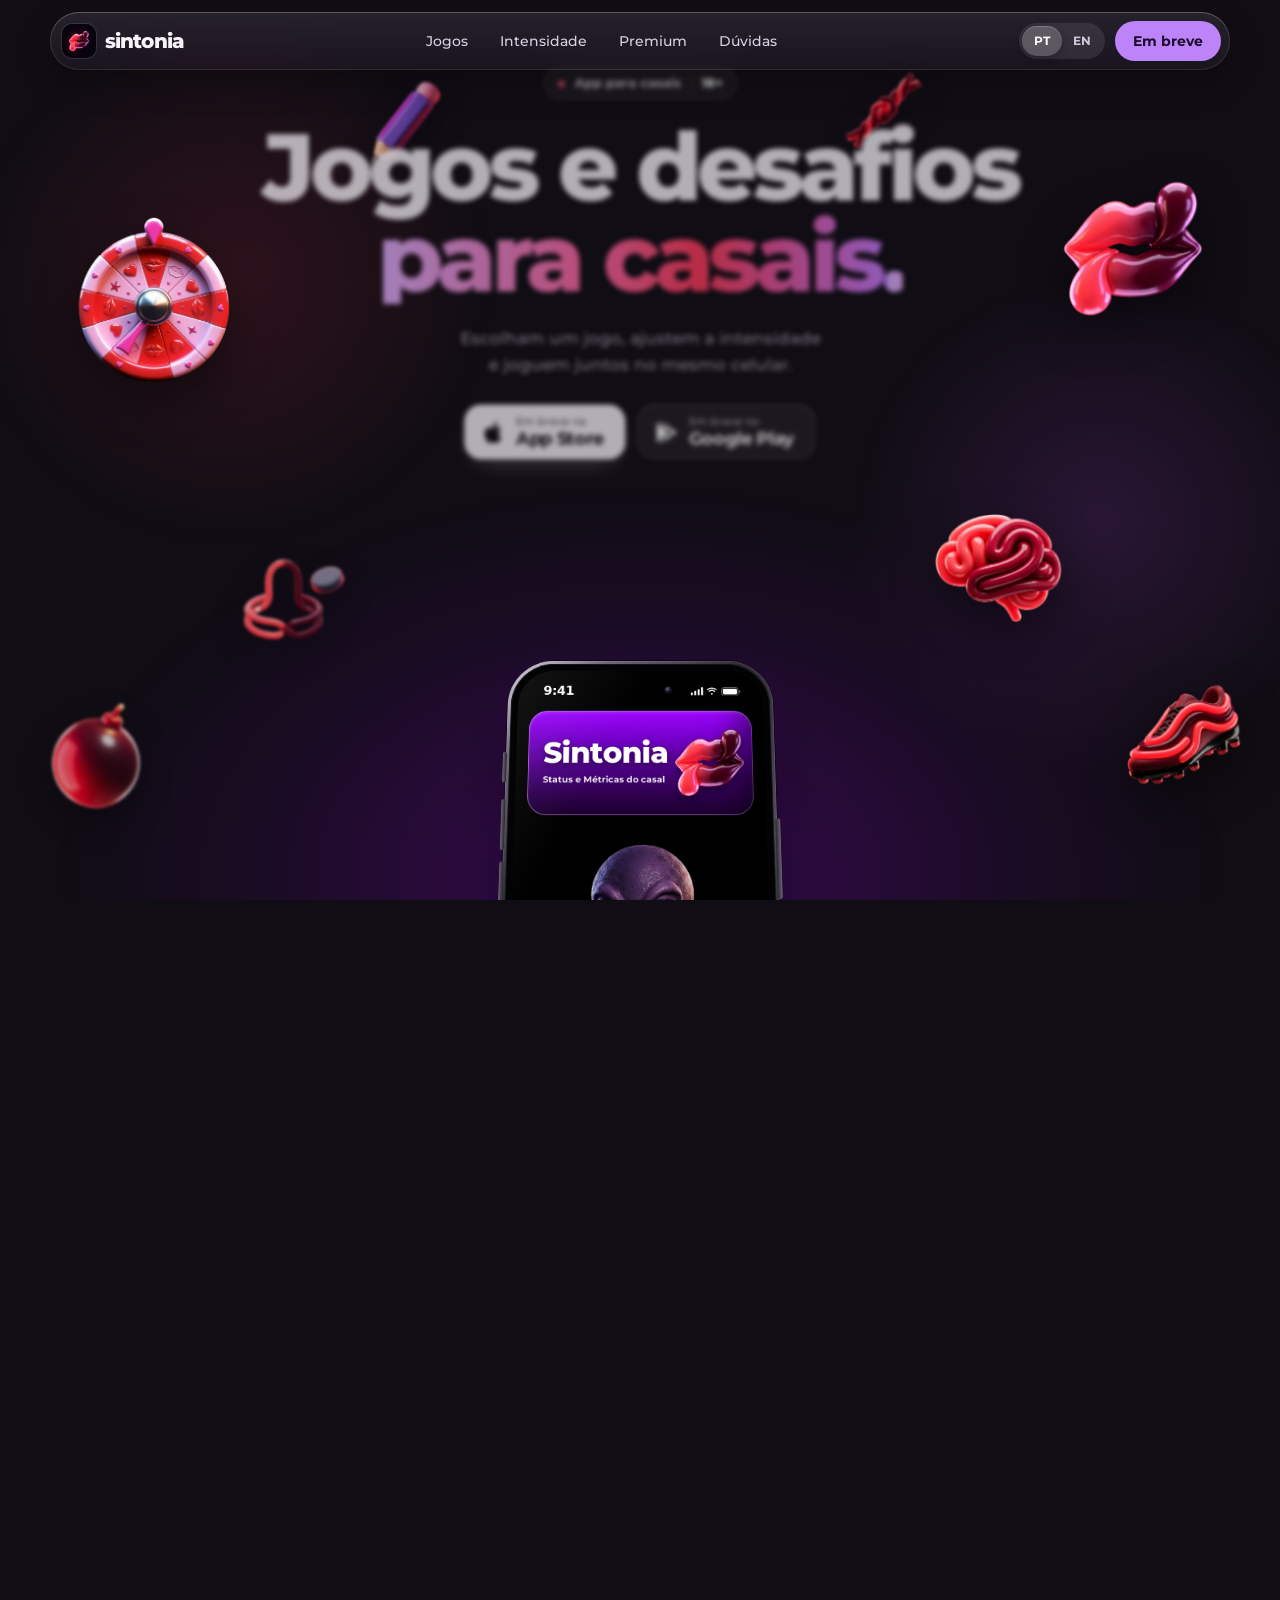
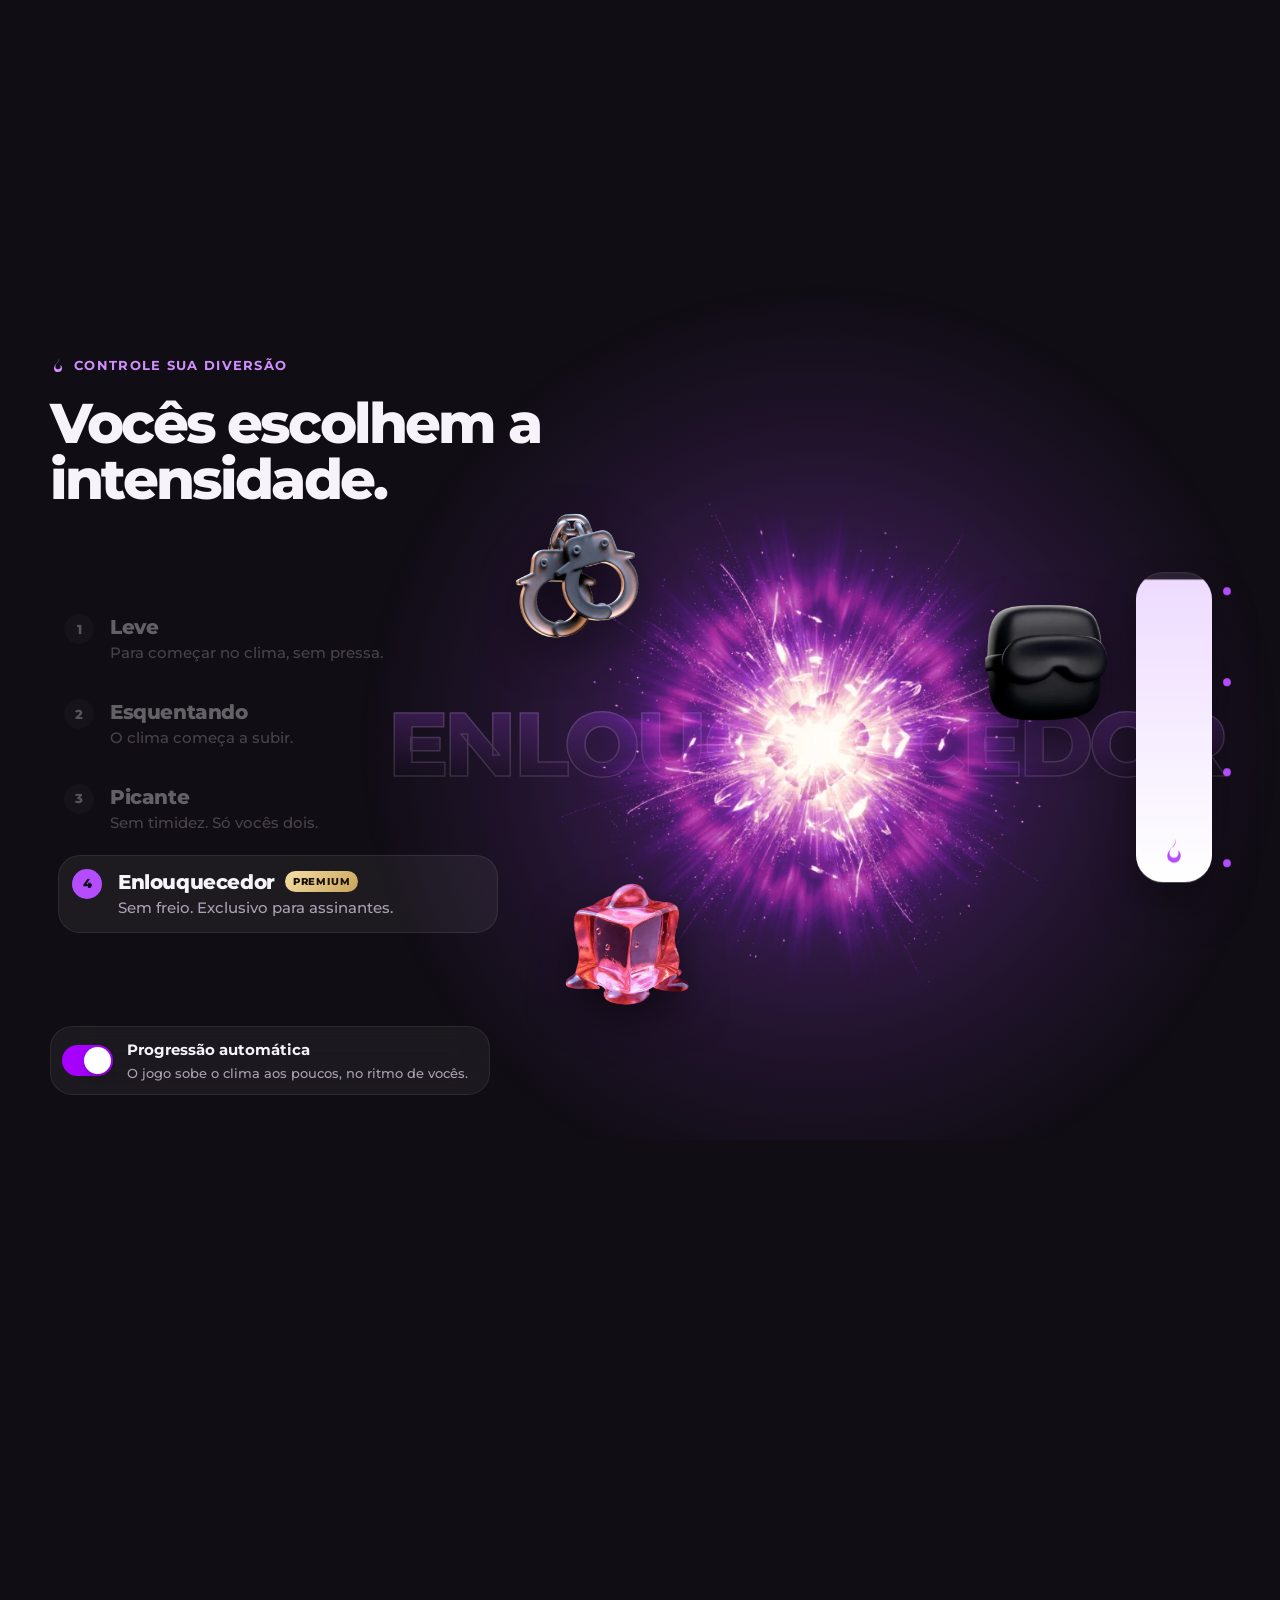
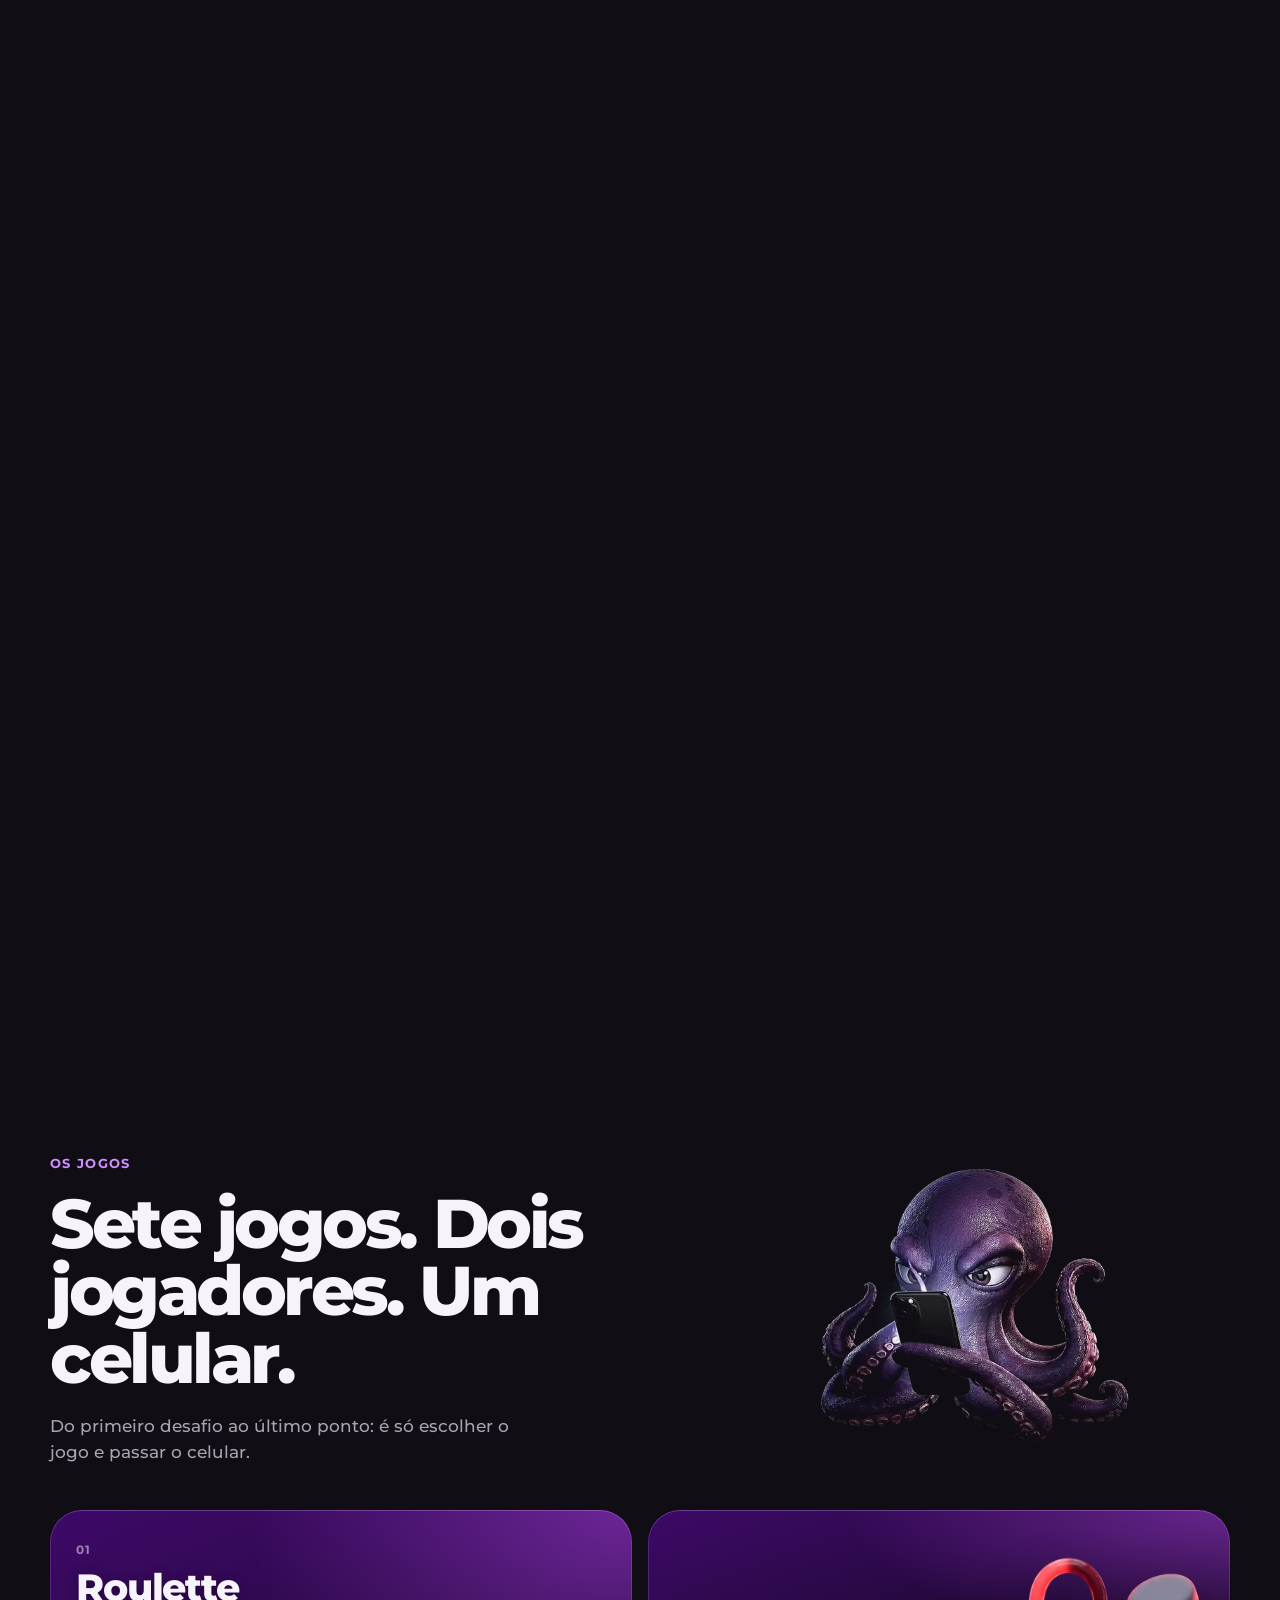
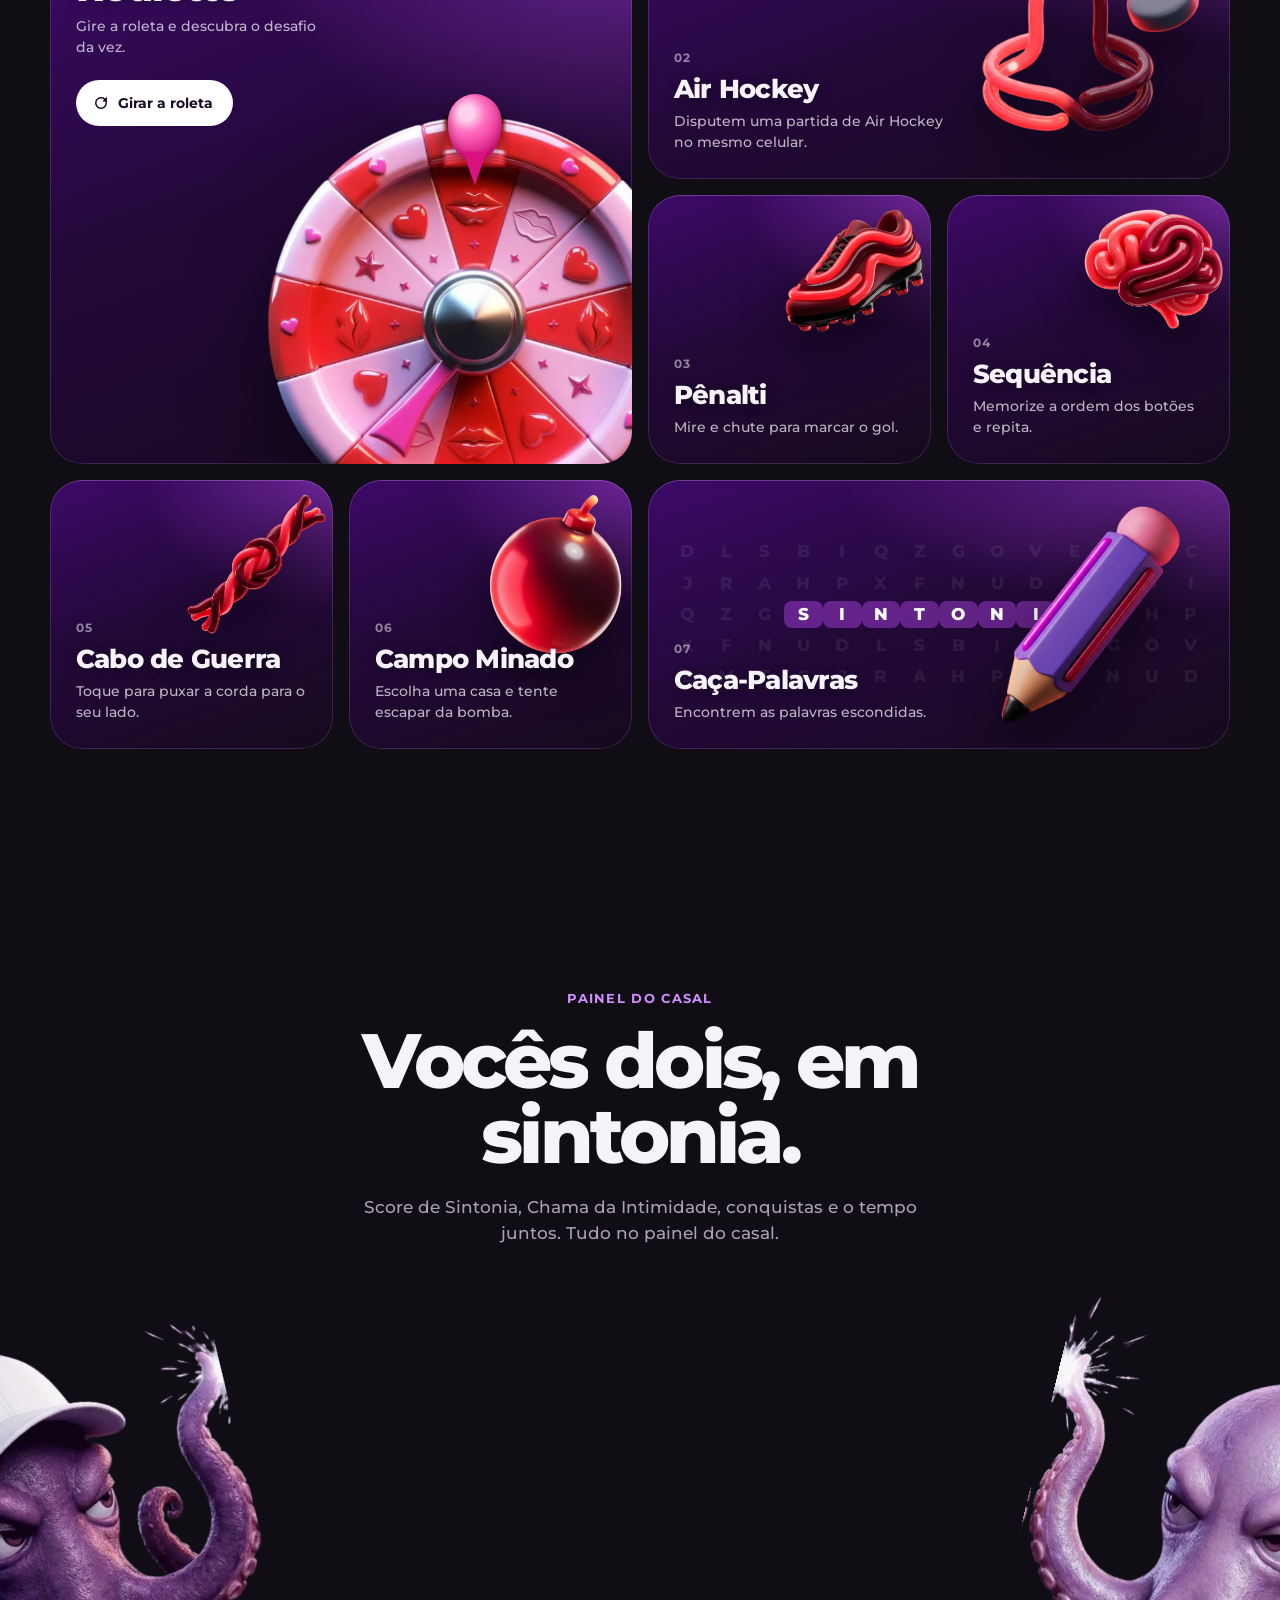
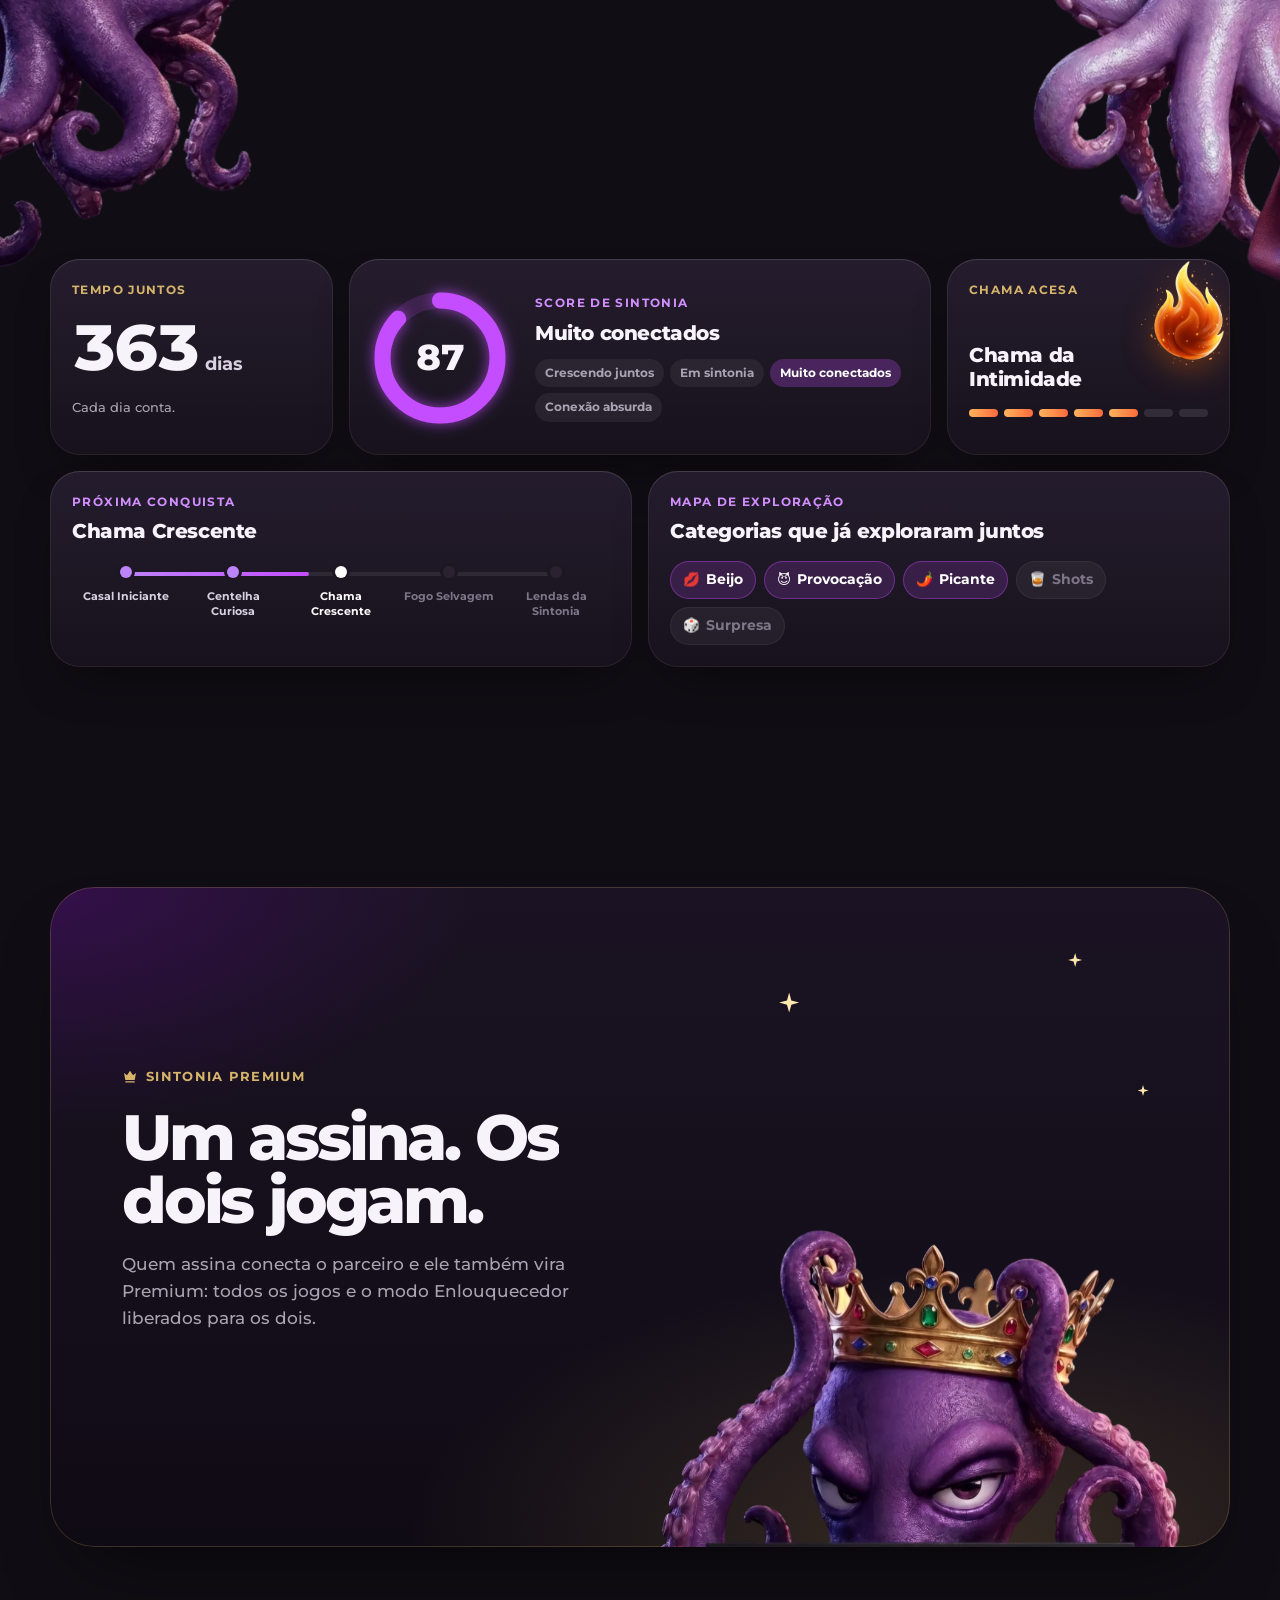
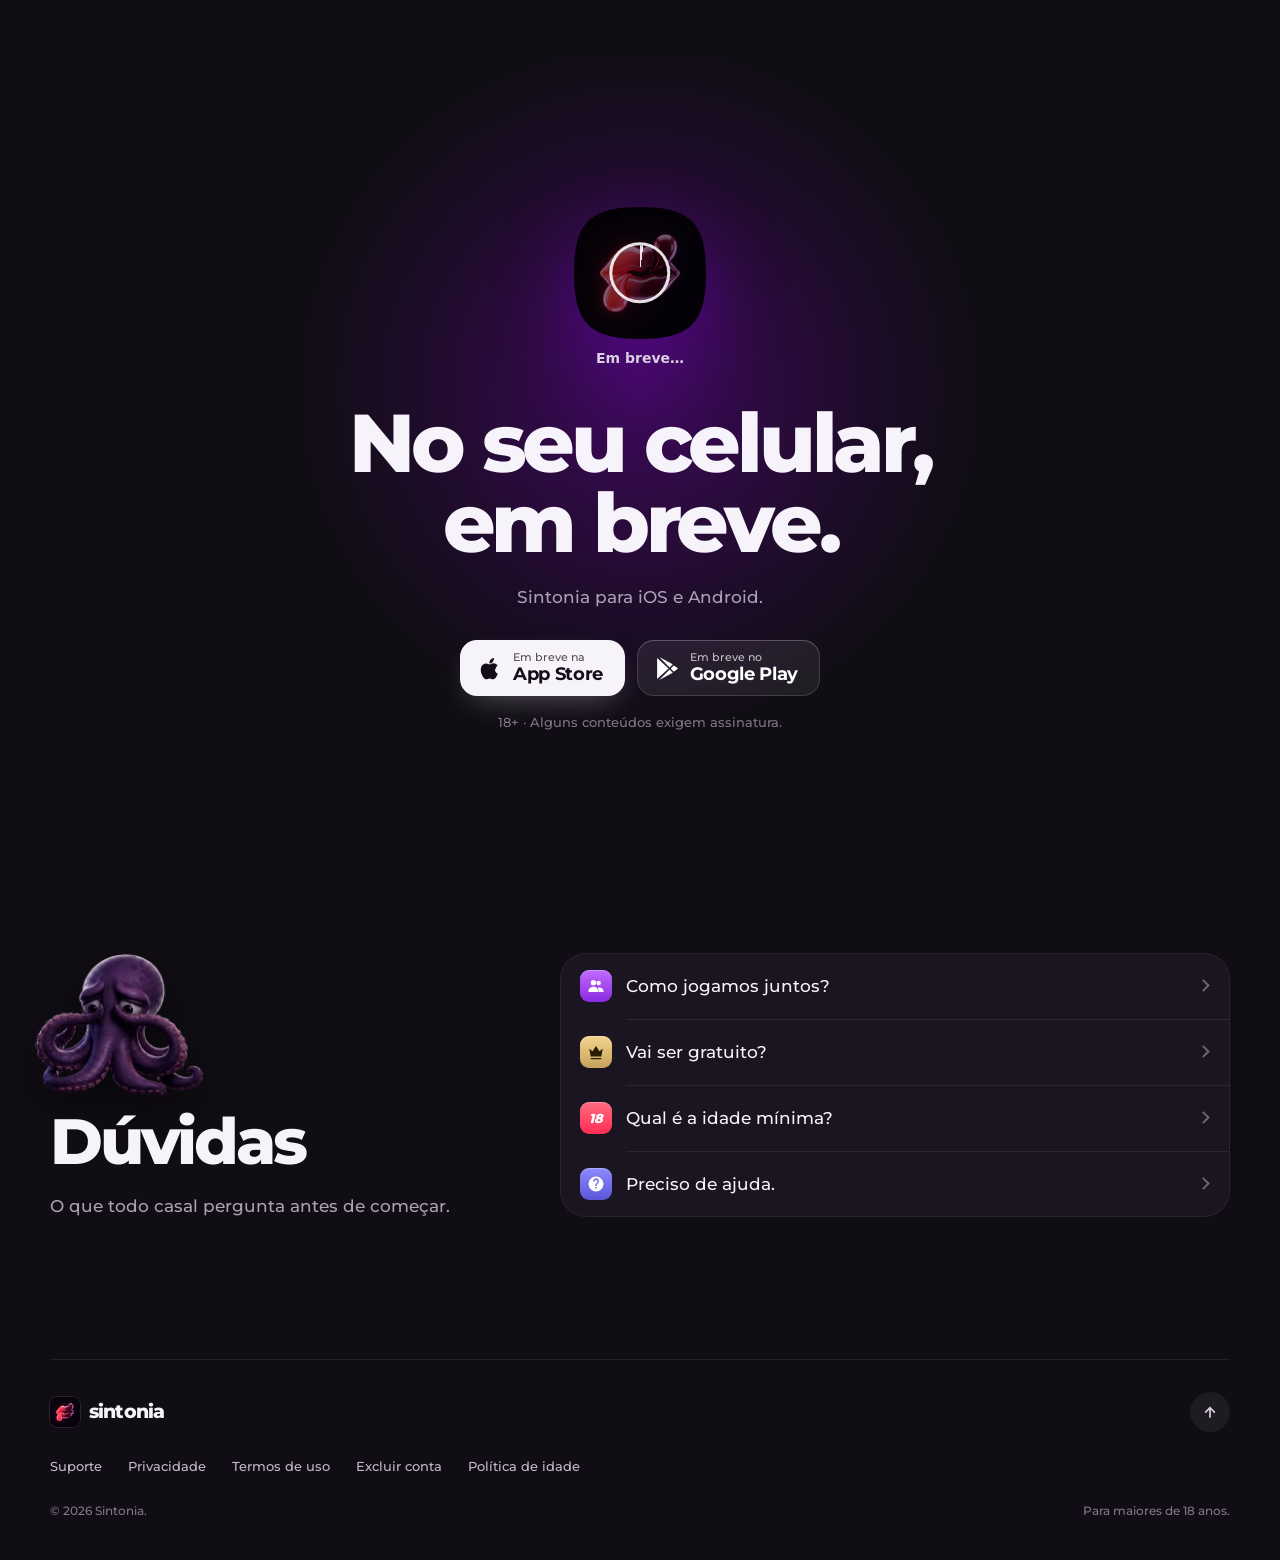
<file: index.html>
<!doctype html>
<html lang="pt-BR" class="no-js">
<head>
  <meta charset="utf-8">
  <meta name="viewport" content="width=device-width, initial-scale=1, viewport-fit=cover">
  <meta name="theme-color" content="#100d14">
  <title>Sintonia — Jogos para casais</title>
  <meta name="description" content="Minijogos e desafios para jogar a dois. Conheça o Sintonia, o app para casais maiores de 18 anos. Em breve no iOS e Android.">
  <link rel="canonical" href="https://www.sintonia.app.br/">
  <meta property="og:type" content="website">
  <meta property="og:title" content="Sintonia — Jogos para casais">
  <meta property="og:description" content="Sete minijogos e desafios para jogar a dois. Em breve no iOS e Android.">
  <meta property="og:url" content="https://www.sintonia.app.br/">
  <meta property="og:image" content="https://www.sintonia.app.br/assets/app-icon.webp">
  <link rel="icon" href="assets/favicon.png">
  <link rel="apple-touch-icon" href="assets/apple-touch-icon.png">
  <script>
    (function (d) {
      d.className = d.className.replace('no-js', 'js');
      try { if (sessionStorage.getItem('sintonia-launch')) d.classList.add('launched'); } catch (e) {}
      if (window.matchMedia && matchMedia('(prefers-reduced-motion: reduce)').matches) d.classList.add('rm');
    })(document.documentElement);
  </script>
  <link rel="preload" href="assets/fonts/Montserrat-800.ttf" as="font" type="font/ttf" crossorigin>
  <link rel="preload" href="assets/fonts/Montserrat-500.ttf" as="font" type="font/ttf" crossorigin>
  <link rel="preload" href="assets/img/kiss.webp" as="image">
  <link rel="stylesheet" href="assets/fonts.css">
  <link rel="stylesheet" href="assets/site.css">
  <script src="assets/site.js" defer></script>
</head>
<body>
  <div class="launch" aria-hidden="true"><span class="launch-icon"><img src="assets/img/kiss.webp" width="633" height="618" alt=""></span></div>
  <a class="skip" href="#main" data-i18n="skip">Pular para o conteúdo</a>

  <header class="nav">
    <a class="brand" href="#top" aria-label="Sintonia — início"><img src="assets/app-icon.webp" width="34" height="34" alt=""><span>sintonia</span></a>
    <nav class="nav-links" aria-label="Principal">
      <a href="#jogos" data-i18n="navGames">Jogos</a>
      <a href="#intensidade" data-i18n="navLevels">Intensidade</a>
      <a href="#premium">Premium</a>
      <a href="#duvidas" data-i18n="navFaq">Dúvidas</a>
    </nav>
    <div class="nav-actions">
      <div class="seg" role="group" aria-label="Idioma / Language">
        <button type="button" data-lang="pt" aria-pressed="true">PT</button>
        <button type="button" data-lang="en" aria-pressed="false">EN</button>
      </div>
      <a class="btn btn-nav" href="#download" data-i18n="navCta">Em breve</a>
    </div>
  </header>

  <main id="main">
    <!-- 1 · Hero + app story (one pinned scene) -->
    <section class="story" id="top" aria-labelledby="hero-title" data-scene="story">
      <div class="story-stage">
        <div class="story-bg" aria-hidden="true"><i class="glow glow-a"></i><i class="glow glow-b"></i><i class="glow glow-c"></i></div>

        <div class="hero">
          <p class="pill hero-pill"><i class="pill-dot"></i><span data-i18n="eyebrow">App para casais</span><i class="pill-sep"></i><b>18+</b></p>
          <h1 id="hero-title" class="hero-title" data-split data-i18n="heroTitle">Jogos e desafios <em>para casais.</em></h1>
          <p class="hero-sub" data-reveal data-i18n="heroDescription">Escolham um jogo, ajustem a intensidade e joguem juntos no mesmo celular.</p>
          <div class="store-row" data-reveal>
            <a class="store store-light" href="#download"><svg viewBox="0 0 24 24" aria-hidden="true"><path d="M17.8 12.8c0-2.4 2-3.6 2.1-3.7-1.2-1.8-3.1-2-3.8-2-1.6-.2-3.2 1-4 1-.8 0-2.1-1-3.4-.9-1.7 0-3.3 1-4.2 2.5-1.8 3.1-.5 7.7 1.2 10.2.9 1.2 1.8 2.5 3.1 2.4 1.2 0 1.7-.8 3.3-.8s2 .8 3.4.8c1.4 0 2.2-1.2 3-2.4 1-1.4 1.4-2.8 1.4-2.9-.1 0-2.7-1.1-2.7-4.2zM15.2 5.5c.7-.9 1.3-2.2 1.1-3.5-1.1.1-2.5.8-3.3 1.7-.7.8-1.3 2.1-1.1 3.4 1.2.1 2.5-.6 3.3-1.6z"/></svg><span><small data-i18n="soonA">Em breve na</small><strong>App Store</strong></span></a>
            <a class="store store-glass" href="#download"><svg viewBox="0 0 24 24" aria-hidden="true"><path d="M3 2 14 12 3 22V2zm12 9 3-3L5 1l10 10zm0 2L5 23l13-7-3-3zm1-1 3 3 3-2c1-.5 1-1.5 0-2l-3-2-3 3z"/></svg><span><small data-i18n="soonG">Em breve no</small><strong>Google Play</strong></span></a>
          </div>
        </div>

        <div class="floaters" aria-hidden="true">
          <span class="fl" style="--x:6%;--y:24%;--w:clamp(96px,12vw,178px);--d:1;--vx:-1;--vy:-.55;--r:-14deg;--t:7s"><img src="assets/img/g-roulette.webp" width="590" height="640" alt=""></span>
          <span class="fl" style="--x:83%;--y:20%;--w:clamp(90px,11vw,160px);--d:.8;--vx:1;--vy:-.6;--r:12deg;--t:8s"><img src="assets/img/kiss.webp" width="633" height="618" alt=""></span>
          <span class="fl fl-far" style="--x:19%;--y:62%;--w:clamp(70px,8vw,120px);--d:.45;--vx:-1;--vy:.2;--r:-8deg;--t:9s"><img src="assets/img/g-hockey.webp" width="560" height="449" alt=""></span>
          <span class="fl" style="--x:73%;--y:57%;--w:clamp(80px,10vw,150px);--d:1.1;--vx:1;--vy:.25;--r:10deg;--t:6.5s"><img src="assets/img/g-sequence.webp" width="560" height="482" alt=""></span>
          <span class="fl fl-far" style="--x:4%;--y:78%;--w:clamp(64px,7vw,108px);--d:.5;--vx:-1;--vy:.7;--r:16deg;--t:8.5s"><img src="assets/img/g-mines.webp" width="470" height="560" alt=""></span>
          <span class="fl" style="--x:88%;--y:76%;--w:clamp(78px,9vw,136px);--d:.9;--vx:1;--vy:.7;--r:-10deg;--t:7.5s"><img src="assets/img/g-penalty.webp" width="560" height="492" alt=""></span>
          <span class="fl fl-far fl-hide-m" style="--x:29%;--y:9%;--w:clamp(56px,5.5vw,86px);--d:.35;--vx:-.4;--vy:-1;--r:30deg;--t:10s"><img src="assets/img/g-words.webp" width="464" height="560" alt=""></span>
          <span class="fl fl-far fl-hide-m" style="--x:66%;--y:8%;--w:clamp(60px,6vw,96px);--d:.4;--vx:.5;--vy:-1;--r:-24deg;--t:9.5s"><img src="assets/img/g-tug.webp" width="559" height="560" alt=""></span>
        </div>

        <div class="phone-rig">
          <div class="iphone" aria-hidden="true">
            <i class="ip-btn ip-action"></i><i class="ip-btn ip-vol-up"></i><i class="ip-btn ip-vol-down"></i><i class="ip-btn ip-power"></i>
            <div class="ip-body">
              <div class="ip-screen">
                <div class="ip-status">
                  <span class="ip-time">9:41</span>
                  <span class="ip-icons">
                    <svg viewBox="0 0 18 12"><rect x="0" y="8" width="3" height="4" rx="1"/><rect x="5" y="5.5" width="3" height="6.5" rx="1"/><rect x="10" y="3" width="3" height="9" rx="1"/><rect x="15" y="0" width="3" height="12" rx="1"/></svg>
                    <svg viewBox="0 0 16 12"><path d="M8 2.2c2.4 0 4.6.9 6.3 2.5l1.2-1.2C13.5 1.6 10.9.5 8 .5S2.5 1.6.5 3.5l1.2 1.2C3.4 3.1 5.6 2.2 8 2.2zm0 3.4c1.5 0 2.9.6 3.9 1.5l1.2-1.2C11.8 4.7 10 3.9 8 3.9s-3.8.8-5.1 2L4.1 7.1c1-.9 2.4-1.5 3.9-1.5zm0 3.4c-.7 0-1.4.3-1.8.7L8 11.5l1.8-1.8c-.5-.4-1.1-.7-1.8-.7z"/></svg>
                    <svg class="ip-batt" viewBox="0 0 27 12"><rect x=".5" y=".5" width="22" height="11" rx="3.2" fill="none" stroke="currentColor" opacity=".45"/><rect x="2" y="2" width="19" height="8" rx="1.9"/><path d="M24 4v4c.8-.3 1.5-1.1 1.5-2S24.8 4.3 24 4z" opacity=".45"/></svg>
                  </span>
                </div>
                <div class="island"><div class="island-live"><img src="assets/img/ico-couple.webp" width="105" height="160" alt=""><span><b data-i18n="liveTitle">Parceiro conectado</b><small data-i18n="liveSub">Agora vocês jogam em sintonia</small></span><i class="island-ring"></i></div></div>

                <div class="app app-home">
                  <div class="app-scroll">
                    <div class="acard acard-main"><span><strong>Sintonia</strong><small data-i18n="appStatus">Status e Métricas do casal</small></span><img src="assets/img/kiss.webp" width="633" height="618" alt=""></div>
                    <div class="app-video"><video muted loop playsinline autoplay preload="metadata" poster="assets/media/octo-home.webp" src="assets/media/octo-home.mp4"></video></div>
                    <div class="acard"><strong>Roulette</strong><img src="assets/img/g-roulette.webp" width="590" height="640" alt=""></div>
                    <div class="acard"><strong>Air Hockey</strong><img src="assets/img/g-hockey.webp" width="560" height="449" alt=""></div>
                  </div>
                </div>

                <div class="app app-games">
                  <div class="app-scroll games-scroll">
                    <div class="acard"><strong>Air Hockey</strong><img src="assets/img/g-hockey.webp" width="560" height="449" alt=""></div>
                    <div class="acard"><strong data-i18n="penalty">Pênalti</strong><img src="assets/img/g-penalty.webp" width="560" height="492" alt=""></div>
                    <div class="acard"><strong data-i18n="sequence">Sequência</strong><img src="assets/img/g-sequence.webp" width="560" height="482" alt=""></div>
                    <div class="acard"><strong data-i18n="tug">Cabo de Guerra</strong><img src="assets/img/g-tug.webp" width="559" height="560" alt=""></div>
                    <div class="acard"><strong data-i18n="mines">Campo Minado</strong><img src="assets/img/g-mines.webp" width="470" height="560" alt=""></div>
                    <div class="acard"><strong data-i18n="words">Caça-Palavras</strong><img src="assets/img/g-words.webp" width="464" height="560" alt=""></div>
                  </div>
                </div>

                <div class="app-tabbar"><img src="assets/img/ico-couple.webp" width="105" height="160" alt=""><span class="tab-center"><img src="assets/img/kiss.webp" width="633" height="618" alt=""></span><img src="assets/img/ico-person.webp" width="106" height="160" alt=""></div>

                <div class="sheet-dim"></div>
                <div class="sheet">
                  <i class="sheet-grabber"></i>
                  <img class="sheet-art" src="assets/img/ico-couple.webp" width="105" height="160" alt="">
                  <b class="sheet-title" data-i18n="sheetTitle">Compartilhe seu código de convite</b>
                  <div class="code"><span>K</span><span>7</span><span>M</span><span>X</span><span>4</span><span>Q</span></div>
                  <span class="sheet-btn" data-i18n="sheetBtn">Copiar código</span>
                </div>
                <i class="ip-home"></i>
              </div>
            </div>
          </div>
        </div>

        <div class="captions">
          <article class="cap" data-step="1">
            <p class="cap-kicker"><span class="cap-n">01</span><span data-i18n="cap1k">Tela inicial</span></p>
            <h2 data-i18n="cap1t">Tudo começa aqui.</h2>
            <p data-i18n="cap1d">O painel do casal, o polvo do Sintonia e os jogos, tudo na mesma tela.</p>
          </article>
          <article class="cap" data-step="2">
            <p class="cap-kicker"><span class="cap-n">02</span><span data-i18n="cap2k">Jogos</span></p>
            <h2 data-i18n="cap2t">Sete jogos. Um celular.</h2>
            <p data-i18n="cap2d">Air Hockey, Pênalti, Sequência, Cabo de Guerra e mais. Os dois jogam no mesmo aparelho.</p>
          </article>
          <article class="cap" data-step="3">
            <p class="cap-kicker"><span class="cap-n">03</span><span data-i18n="cap3k">Conexão</span></p>
            <h2 data-i18n="cap3t">Conectem as contas.</h2>
            <p data-i18n="cap3d">Compartilhe o código de convite e liguem os perfis no painel do casal.</p>
          </article>
        </div>
        <div class="story-dots" aria-hidden="true"><i></i><i></i><i></i></div>
      </div>
    </section>

    <!-- 2 · Intensidades -->
    <section class="levels" id="intensidade" aria-labelledby="levels-title" data-scene="levels">
      <div class="levels-stage">
        <div class="levels-bg" aria-hidden="true"><i></i></div>
        <div class="levels-words" aria-hidden="true">
          <span style="--len:4" data-i18n="lv1">Leve</span>
          <span style="--len:11" data-i18n="lv2">Esquentando</span>
          <span style="--len:7" data-i18n="lv3">Picante</span>
          <span style="--len:13" data-i18n="lv4">Enlouquecedor</span>
        </div>
        <div class="levels-art" aria-hidden="true">
          <i class="lv-halo"></i>
          <img class="lv-img" data-lv="0" src="assets/img/lvl-leve.webp" width="276" height="560" alt="" loading="lazy">
          <img class="lv-img" data-lv="1" src="assets/img/lvl-esquentando.webp" width="485" height="560" alt="" loading="lazy">
          <img class="lv-img" data-lv="2" src="assets/img/lvl-picante.webp" width="538" height="560" alt="" loading="lazy">
          <img class="lv-img lv-boom" data-lv="3" src="assets/img/lvl-enlouquecedor.webp" width="640" height="630" alt="" loading="lazy">
          <img class="lv-x lv-x1" src="assets/img/x-handcuffs.webp" width="418" height="420" alt="" loading="lazy">
          <img class="lv-x lv-x2" src="assets/img/x-blindfold.webp" width="420" height="397" alt="" loading="lazy">
          <img class="lv-x lv-x3" src="assets/img/x-ice.webp" width="420" height="414" alt="" loading="lazy">
        </div>
        <div class="cc" aria-hidden="true">
          <div class="cc-slider"><i class="cc-fill"></i><svg class="ico-flame" viewBox="0 0 24 24"><path d="M13.5 1.5s.9 3.2-1.4 6.1C10.2 10 8 10.9 8 14.3a4 4 0 0 0 8 0c0-1.4-.5-2.5-.5-2.5s2.5 1.2 2.5 4.7A6 6 0 0 1 6 16.8C6 10.4 13.9 8.6 13.5 1.5z"/></svg></div>
          <div class="cc-ticks"><i></i><i></i><i></i><i></i></div>
        </div>
        <div class="levels-copy">
        <header class="levels-head">
          <p class="kicker"><svg class="ico-flame" viewBox="0 0 24 24" aria-hidden="true"><path d="M13.5 1.5s.9 3.2-1.4 6.1C10.2 10 8 10.9 8 14.3a4 4 0 0 0 8 0c0-1.4-.5-2.5-.5-2.5s2.5 1.2 2.5 4.7A6 6 0 0 1 6 16.8C6 10.4 13.9 8.6 13.5 1.5z"/></svg><span data-i18n="levelsKicker">Controle sua diversão</span></p>
          <h2 id="levels-title" data-split data-i18n="levelsTitle">Vocês escolhem a intensidade.</h2>
        </header>
        <ol class="levels-list">
          <li data-lv="0"><span class="lv-num">1</span><div><h3 data-i18n="lv1">Leve</h3><p data-i18n="lv1d">Para começar no clima, sem pressa.</p></div></li>
          <li data-lv="1"><span class="lv-num">2</span><div><h3 data-i18n="lv2">Esquentando</h3><p data-i18n="lv2d">O clima começa a subir.</p></div></li>
          <li data-lv="2"><span class="lv-num">3</span><div><h3 data-i18n="lv3">Picante</h3><p data-i18n="lv3d">Sem timidez. Só vocês dois.</p></div></li>
          <li data-lv="3"><span class="lv-num">4</span><div><h3><span data-i18n="lv4">Enlouquecedor</span> <span class="tag-premium">Premium</span></h3><p data-i18n="lv4d">Sem freio. Exclusivo para assinantes.</p></div></li>
        </ol>
        <div class="auto">
          <span class="switch" aria-hidden="true"><i></i></span>
          <span><b data-i18n="autoTitle">Progressão automática</b><small data-i18n="autoDesc">O jogo sobe o clima aos poucos, no ritmo de vocês.</small></span>
        </div>
        </div>
      </div>
    </section>

    <!-- 3 · Os jogos -->
    <section class="games" id="jogos" aria-labelledby="games-title">
      <div class="wrap">
        <header class="games-head">
          <div class="games-copy">
            <p class="kicker" data-reveal data-i18n="gamesKicker">Os jogos</p>
            <h2 id="games-title" data-split data-i18n="gamesTitle">Sete jogos. Dois jogadores. Um celular.</h2>
            <p class="lead" data-reveal data-i18n="gamesDescription">Do primeiro desafio ao último ponto: é só escolher o jogo e passar o celular.</p>
          </div>
          <div class="games-film" aria-hidden="true"><video muted loop playsinline preload="none" poster="assets/media/octo-games.webp" data-src="assets/media/octo-games.mp4"></video></div>
        </header>

        <div class="bento">
          <article class="tile t-roulette" data-reveal>
            <div class="tile-copy">
              <span class="tile-num">01</span>
              <h3 data-i18n="roulette">Roulette</h3>
              <p data-i18n="gRoulette">Gire a roleta e descubra o desafio da vez.</p>
              <button class="btn btn-spin" type="button"><svg viewBox="0 0 24 24" aria-hidden="true"><path d="M12 4a8 8 0 1 0 7.4 5h-2.2A6 6 0 1 1 12 6c1.6 0 3.1.6 4.2 1.7L13.5 10H20V3.5l-2.4 2.4A8 8 0 0 0 12 4z"/></svg><span data-i18n="spin">Girar a roleta</span></button>
              <p class="spin-result" role="status" aria-live="polite"><span class="spin-emoji"></span><span class="spin-text"></span></p>
            </div>
            <div class="wheel-wrap" aria-hidden="true"><i class="wheel-pin"></i><img class="wheel" src="assets/img/wheel.webp" width="640" height="640" alt="" loading="lazy"></div>
            <i class="tile-sheen" aria-hidden="true"></i>
          </article>
          <article class="tile t-hockey" data-reveal><div class="tile-copy"><span class="tile-num">02</span><h3>Air Hockey</h3><p data-i18n="gHockey">Disputem uma partida de Air Hockey no mesmo celular.</p></div><img class="tile-art" src="assets/img/g-hockey.webp" width="560" height="449" alt="" loading="lazy"><i class="tile-sheen" aria-hidden="true"></i></article>
          <article class="tile t-penalty" data-reveal><div class="tile-copy"><span class="tile-num">03</span><h3 data-i18n="penalty">Pênalti</h3><p data-i18n="gPenalty">Mire e chute para marcar o gol.</p></div><img class="tile-art" src="assets/img/g-penalty.webp" width="560" height="492" alt="" loading="lazy"><i class="tile-sheen" aria-hidden="true"></i></article>
          <article class="tile t-sequence" data-reveal><div class="tile-copy"><span class="tile-num">04</span><h3 data-i18n="sequence">Sequência</h3><p data-i18n="gSequence">Memorize a ordem dos botões e repita.</p></div><img class="tile-art" src="assets/img/g-sequence.webp" width="560" height="482" alt="" loading="lazy"><i class="tile-sheen" aria-hidden="true"></i></article>
          <article class="tile t-tug" data-reveal><div class="tile-copy"><span class="tile-num">05</span><h3 data-i18n="tug">Cabo de Guerra</h3><p data-i18n="gTug">Toque para puxar a corda para o seu lado.</p></div><img class="tile-art" src="assets/img/g-tug.webp" width="559" height="560" alt="" loading="lazy"><i class="tile-sheen" aria-hidden="true"></i></article>
          <article class="tile t-mines" data-reveal><div class="tile-copy"><span class="tile-num">06</span><h3 data-i18n="mines">Campo Minado</h3><p data-i18n="gMines">Escolha uma casa e tente escapar da bomba.</p></div><img class="tile-art" src="assets/img/g-mines.webp" width="470" height="560" alt="" loading="lazy"><i class="tile-sheen" aria-hidden="true"></i></article>
          <article class="tile t-words" data-reveal>
            <div class="letters" aria-hidden="true"></div>
            <div class="tile-copy"><span class="tile-num">07</span><h3 data-i18n="words">Caça-Palavras</h3><p data-i18n="gWords">Encontrem as palavras escondidas.</p></div>
            <img class="tile-art" src="assets/img/g-words.webp" width="464" height="560" alt="" loading="lazy"><i class="tile-sheen" aria-hidden="true"></i>
          </article>
        </div>
      </div>
    </section>

    <!-- 4 · Casal -->
    <section class="couple" id="casal" aria-labelledby="couple-title">
      <div class="wrap couple-copy">
        <p class="kicker" data-reveal data-i18n="coupleKicker">Painel do casal</p>
        <h2 id="couple-title" data-split data-i18n="coupleTitle">Vocês dois, em sintonia.</h2>
        <p class="lead" data-reveal data-i18n="coupleDesc">Score de Sintonia, Chama da Intimidade, conquistas e o tempo juntos. Tudo no painel do casal.</p>
      </div>
      <div class="couple-stage" data-track="couple" aria-hidden="true">
        <img class="cp cp-l" src="assets/img/couple-l.webp" width="689" height="820" alt="" loading="lazy">
        <img class="cp cp-r" src="assets/img/couple-r.webp" width="769" height="820" alt="" loading="lazy">
        <i class="cp-flash"></i>
      </div>
      <div class="wrap widgets">
        <article class="widget w-days" data-reveal>
          <p class="w-label w-gold" data-i18n="wDays">Tempo juntos</p>
          <p class="w-big"><strong data-count="365">365</strong><span data-i18n="wDaysUnit">dias</span></p>
          <p class="w-foot" data-i18n="wDaysFoot">Cada dia conta.</p>
        </article>
        <article class="widget w-score" data-reveal>
          <div class="ring" style="--v:.87"><svg viewBox="0 0 120 120"><circle class="ring-track" cx="60" cy="60" r="50"/><circle class="ring-bar" cx="60" cy="60" r="50" pathLength="100"/></svg><strong data-count="87">87</strong></div>
          <div>
            <p class="w-label" data-i18n="wScore">Score de Sintonia</p>
            <p class="w-title" data-i18n="wScoreTitle">Muito conectados</p>
            <ul class="w-scale"><li data-i18n="sc1">Crescendo juntos</li><li data-i18n="sc2">Em sintonia</li><li class="on" data-i18n="sc3">Muito conectados</li><li data-i18n="sc4">Conexão absurda</li></ul>
          </div>
        </article>
        <article class="widget w-flame" data-reveal>
          <img src="assets/img/lvl-esquentando.webp" width="485" height="560" alt="" loading="lazy">
          <p class="w-label w-gold" data-i18n="wFlame">Chama acesa</p>
          <p class="w-title" data-i18n="wFlameTitle">Chama da Intimidade</p>
          <div class="week" aria-hidden="true"><i class="on"></i><i class="on"></i><i class="on"></i><i class="on"></i><i class="on"></i><i></i><i></i></div>
        </article>
        <article class="widget w-rank" data-reveal>
          <p class="w-label" data-i18n="wRank">Próxima conquista</p>
          <p class="w-title">Chama Crescente</p>
          <div class="rank"><i class="rank-fill"></i><span class="on">Casal Iniciante</span><span class="on">Centelha Curiosa</span><span class="next">Chama Crescente</span><span>Fogo Selvagem</span><span>Lendas da Sintonia</span></div>
        </article>
        <article class="widget w-map" data-reveal>
          <p class="w-label" data-i18n="wMap">Mapa de exploração</p>
          <p class="w-title" data-i18n="wMapTitle">Categorias que já exploraram juntos</p>
          <div class="chips"><span class="on">💋 <b data-i18n="catKiss">Beijo</b></span><span class="on">😈 <b data-i18n="catTease">Provocação</b></span><span class="on">🌶️ <b data-i18n="catSpicy">Picante</b></span><span>🥃 <b>Shots</b></span><span>🎲 <b data-i18n="catSurprise">Surpresa</b></span></div>
        </article>
      </div>
    </section>

    <!-- 5 · Premium -->
    <section class="premium" id="premium" aria-labelledby="premium-title">
      <div class="wrap">
        <div class="premium-card" data-track="premium">
          <div class="premium-copy">
            <p class="kicker kicker-gold"><svg viewBox="0 0 24 24" aria-hidden="true"><path d="M3 7.5 7.5 11 12 4l4.5 7L21 7.5 19 18H5L3 7.5zM5 20h14v1.6H5z"/></svg>Sintonia Premium</p>
            <h2 id="premium-title" data-split data-i18n="premiumTitle">Um assina. Os dois jogam.</h2>
            <p class="lead" data-reveal data-i18n="premiumDesc">Quem assina conecta o parceiro e ele também vira Premium: todos os jogos e o modo Enlouquecedor liberados para os dois.</p>
            <p class="fine" data-reveal data-i18n="premiumFine">Planos mensal e anual. Os preços aparecem no app antes da compra.</p>
          </div>
          <div class="premium-art">
            <div class="king">
              <img src="assets/img/octo-king.webp" width="900" height="886" alt="Polvo do Sintonia com coroa segurando uma placa com os benefícios do Premium" data-i18n-alt="kingAlt" loading="lazy">
              <ul class="king-sign">
                <li><i></i><span data-i18n="pk1">Conectar com seu parceiro</span></li>
                <li><i></i><span data-i18n="pk2">Seu parceiro também vira Premium</span></li>
                <li><i></i><span data-i18n="pk3">Acesso a todos os jogos</span></li>
                <li><i></i><span data-i18n="pk4">Modo EXTREMO</span></li>
              </ul>
              <i class="king-glint" aria-hidden="true"></i>
            </div>
            <i class="spark s1" aria-hidden="true"></i><i class="spark s2" aria-hidden="true"></i><i class="spark s3" aria-hidden="true"></i>
          </div>
        </div>
      </div>
    </section>

    <!-- 6 · Download -->
    <section class="download" id="download" aria-labelledby="download-title" data-track="download">
      <div class="dl-glow" aria-hidden="true"></div>
      <div class="dl-app" aria-hidden="true">
        <span class="dl-icon"><img src="assets/app-icon.webp" width="800" height="800" alt=""><i class="dl-dim"></i><i class="dl-pie"></i></span>
        <span class="dl-label" data-i18n="dlLabel">Em breve…</span>
      </div>
      <h2 id="download-title" data-split data-i18n="downloadTitle">No seu celular, em breve.</h2>
      <p class="lead" data-reveal data-i18n="downloadDescription">Sintonia para iOS e Android.</p>
      <div class="store-row" data-reveal>
        <span class="store store-light" aria-label="App Store — em breve" data-i18n-aria="ariaApple"><svg viewBox="0 0 24 24" aria-hidden="true"><path d="M17.8 12.8c0-2.4 2-3.6 2.1-3.7-1.2-1.8-3.1-2-3.8-2-1.6-.2-3.2 1-4 1-.8 0-2.1-1-3.4-.9-1.7 0-3.3 1-4.2 2.5-1.8 3.1-.5 7.7 1.2 10.2.9 1.2 1.8 2.5 3.1 2.4 1.2 0 1.7-.8 3.3-.8s2 .8 3.4.8c1.4 0 2.2-1.2 3-2.4 1-1.4 1.4-2.8 1.4-2.9-.1 0-2.7-1.1-2.7-4.2zM15.2 5.5c.7-.9 1.3-2.2 1.1-3.5-1.1.1-2.5.8-3.3 1.7-.7.8-1.3 2.1-1.1 3.4 1.2.1 2.5-.6 3.3-1.6z"/></svg><span><small data-i18n="soonA">Em breve na</small><strong>App Store</strong></span></span>
        <span class="store store-glass" aria-label="Google Play — em breve" data-i18n-aria="ariaGoogle"><svg viewBox="0 0 24 24" aria-hidden="true"><path d="M3 2 14 12 3 22V2zm12 9 3-3L5 1l10 10zm0 2L5 23l13-7-3-3zm1-1 3 3 3-2c1-.5 1-1.5 0-2l-3-2-3 3z"/></svg><span><small data-i18n="soonG">Em breve no</small><strong>Google Play</strong></span></span>
      </div>
      <p class="fine" data-reveal data-i18n="downloadFootnote">18+ · Alguns conteúdos exigem assinatura.</p>
    </section>

    <!-- 7 · Dúvidas -->
    <section class="faq wrap" id="duvidas" aria-labelledby="faq-title">
      <div class="faq-head">
        <img class="faq-octo" src="assets/img/octo-sad.webp" width="700" height="616" alt="" loading="lazy">
        <h2 id="faq-title" data-split data-i18n="faqTitle">Dúvidas</h2>
        <p class="lead" data-reveal data-i18n="faqSub">O que todo casal pergunta antes de começar.</p>
      </div>
      <div class="group" data-reveal>
        <details>
          <summary><i class="ic ic-a"><svg viewBox="0 0 24 24" aria-hidden="true"><path d="M8.5 11a3.5 3.5 0 1 0 0-7 3.5 3.5 0 0 0 0 7zm7 0a3 3 0 1 0 0-6 3 3 0 0 0 0 6zM2 19c0-3.3 2.9-6 6.5-6s6.5 2.7 6.5 6v1H2v-1zm13.7 1h6.3v-1c0-2.8-2.4-5-5.4-5-.9 0-1.8.2-2.5.6 1 1.2 1.6 2.7 1.6 4.4v1z"/></svg></i><span data-i18n="faq1">Como jogamos juntos?</span><i class="chev" aria-hidden="true"></i></summary>
          <div class="row-body"><p data-i18n="answer1">Os jogos são para duas pessoas no mesmo celular. O painel do casal permite conectar as contas com um código de convite.</p></div>
        </details>
        <details>
          <summary><i class="ic ic-b"><svg viewBox="0 0 24 24" aria-hidden="true"><path d="M3 7.5 7.5 11 12 4l4.5 7L21 7.5 19 18H5L3 7.5zM5 20h14v1.6H5z"/></svg></i><span data-i18n="faq2">Vai ser gratuito?</span><i class="chev" aria-hidden="true"></i></summary>
          <div class="row-body"><p data-i18n="answer2">Haverá jogos gratuitos e conteúdo Premium por assinatura. Os preços serão informados no app antes da compra.</p></div>
        </details>
        <details>
          <summary><i class="ic ic-c"><b>18</b></i><span data-i18n="faq3">Qual é a idade mínima?</span><i class="chev" aria-hidden="true"></i></summary>
          <div class="row-body"><p data-i18n="answer3">18 anos. Os dois escolhem a intensidade e quais desafios querem fazer.</p></div>
        </details>
        <details>
          <summary><i class="ic ic-d"><svg viewBox="0 0 24 24" aria-hidden="true"><path d="M12 2a10 10 0 1 0 0 20 10 10 0 0 0 0-20zm1 16h-2v-2h2v2zm1.8-6.9-.9.9c-.7.7-.9 1.3-.9 2.5h-2v-.5c0-1.1.5-2.1 1.2-2.8l1.2-1.3A1.9 1.9 0 0 0 12 6.8c-1.1 0-2 .9-2 2H8a4 4 0 1 1 6.8 2.3z"/></svg></i><span data-i18n="faq4">Preciso de ajuda.</span><i class="chev" aria-hidden="true"></i></summary>
          <div class="row-body"><p><span data-i18n="answer4">Acesse nossa </span><a href="/suporte" data-i18n="supportPage">página de suporte</a><span data-i18n="answer4b"> ou escreva para </span><a href="mailto:contato@sintoniaapp.com">contato@sintoniaapp.com</a>.</p></div>
        </details>
      </div>
    </section>
  </main>

  <footer class="footer wrap">
    <div class="footer-top">
      <a class="brand" href="#top" aria-label="Sintonia — início"><img src="assets/app-icon.webp" width="30" height="30" alt="" loading="lazy"><span>sintonia</span></a>
      <a href="#top" class="back-top" aria-label="Voltar ao topo" data-i18n-aria="ariaTop"><svg viewBox="0 0 24 24" aria-hidden="true"><path d="M12 5.5 5.5 12l1.4 1.4 4.1-4.1V19h2V9.3l4.1 4.1 1.4-1.4z"/></svg></a>
    </div>
    <nav aria-label="Informações e suporte" data-i18n-aria="ariaFooterNav">
      <a href="/suporte" data-i18n="support">Suporte</a>
      <a href="/privacidade" data-i18n="privacy">Privacidade</a>
      <a href="/termos" data-i18n="terms">Termos de uso</a>
      <a href="/exclusao-de-conta" data-i18n="deleteAccount">Excluir conta</a>
      <a href="/age-policy" data-i18n="agePolicy">Política de idade</a>
    </nav>
    <div class="footer-bottom"><span>© 2026 Sintonia.</span><span data-i18n="footerAge">Para maiores de 18 anos.</span></div>
  </footer>

  <div class="toast" role="status" aria-live="polite"><i class="toast-dot"></i><span class="toast-text"></span></div>
</body>
</html>
</file>
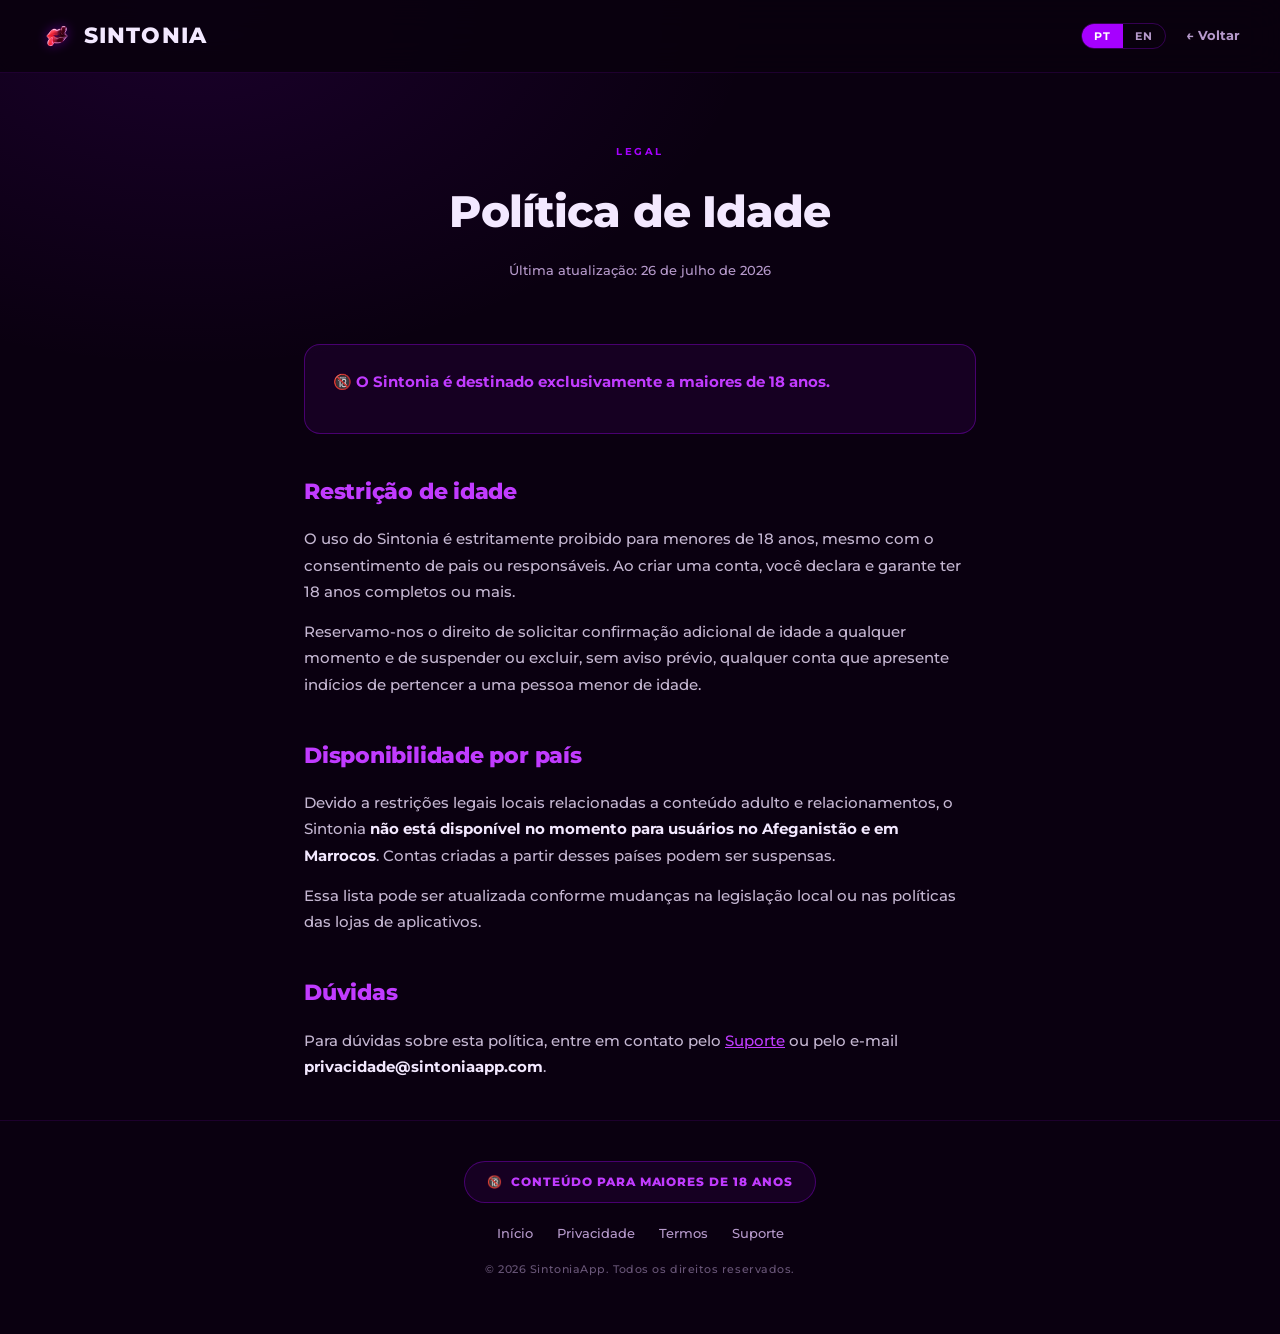
<file: age-policy.html>
<!DOCTYPE html>
<html lang="pt-BR" data-lang="pt">
<head>
<meta charset="UTF-8"/>
<meta name="viewport" content="width=device-width, initial-scale=1.0"/>
<title>Política de Idade — Sintonia</title>
<meta name="description" content="Política de idade do app Sintonia: uso exclusivo para maiores de 18 anos e disponibilidade por país."/>
<meta name="robots" content="index,follow"/>
<link rel="canonical" href="https://www.sintonia.app.br/age-policy"/>
<link rel="icon" type="image/png" href="assets/favicon.png"/>
<link rel="apple-touch-icon" href="assets/apple-touch-icon.png"/>
<link rel="stylesheet" href="assets/fonts.css">
<style>
:root{
  --bg:#0A0010;
  --bg2:#0D0012;
  --bg-card:#16001F;
  --primary:#A600FF;
  --primary-glow:#C13BFF;
  --primary-deep:#3D0066;
  --primary-mid:#7A00CC;
  --text:#F3E8FF;
  --muted:#B79ACC;
  --border:rgba(166,0,255,.28);
  --font-s:'Montserrat',sans-serif;
  --font-b:'Montserrat',sans-serif;
}
*,*::before,*::after{box-sizing:border-box;margin:0;padding:0}
html{scroll-behavior:smooth}
body{
  background-color:var(--bg);
  background-image:radial-gradient(ellipse 80% 50% at 15% 0%,rgba(120,0,200,.15) 0%,transparent 55%);
  color:var(--text);font-family:var(--font-b);font-weight:500;font-size:16px;line-height:1.65;
}
[data-lang="pt"] .en{display:none}
[data-lang="en"] .pt{display:none}
.container{max-width:720px;margin:0 auto;padding:0 1.5rem}

body > nav{
  position:fixed;top:0;left:0;right:0;z-index:200;
  display:flex;align-items:center;justify-content:space-between;
  padding:1.125rem 2.5rem;
  background:rgba(9,0,14,.9);backdrop-filter:blur(18px);
  border-bottom:1px solid rgba(166,0,255,.14);
}
.logo{display:flex;align-items:center;gap:.625rem;text-decoration:none;color:var(--text)}
.logo-img{width:34px;height:34px;flex-shrink:0;filter:drop-shadow(0 0 6px rgba(166,0,255,.4))}
.logo-text{font-family:var(--font-s);font-size:1.375rem;font-weight:800;letter-spacing:.05em}
.nav-r{display:flex;align-items:center;gap:1.25rem}
.lang-toggle{display:flex;border:1px solid var(--border);border-radius:100px;overflow:hidden}
.lang-btn{padding:.3rem .75rem;background:transparent;color:var(--muted);border:none;cursor:pointer;font-family:var(--font-b);font-size:.6875rem;font-weight:700;letter-spacing:.08em;text-transform:uppercase}
.lang-btn.active{background:var(--primary);color:#fff}
.back-link{display:inline-flex;align-items:center;gap:.4rem;color:var(--muted);text-decoration:none;font-size:.8125rem;font-weight:700;transition:color .2s}
.back-link:hover{color:var(--primary)}

header.page-head{padding:9rem 0 3rem;text-align:center}
.eyebrow{font-family:var(--font-b);font-size:.625rem;font-weight:700;letter-spacing:.25em;text-transform:uppercase;color:var(--primary);display:block;margin-bottom:.875rem}
h1{font-family:var(--font-s);font-size:clamp(2rem,5vw,2.75rem);font-weight:800;letter-spacing:-.02em;margin-bottom:.75rem}
.updated{font-size:.8125rem;color:var(--muted)}

main{padding-bottom:6rem}
section.sec{margin-bottom:2.5rem}
h2{font-family:var(--font-s);font-size:1.375rem;font-weight:800;color:var(--primary-glow);margin-bottom:1rem;letter-spacing:-.01em}
p{color:rgba(230,215,245,.85);margin-bottom:.875rem;font-size:.9375rem;line-height:1.75}
ul{margin:0 0 .875rem 1.25rem;color:rgba(230,215,245,.85);font-size:.9375rem;line-height:1.75}
li{margin-bottom:.4rem}
strong{color:var(--text)}
.warning{background:rgba(166,0,255,.08);border:1px solid rgba(166,0,255,.35);border-radius:16px;padding:1.5rem 1.75rem}
.warning strong{color:var(--primary-glow)}

footer{border-top:1px solid rgba(166,0,255,.12);padding:2.5rem 1.5rem;text-align:center}
.foot-links{display:flex;gap:1.5rem;justify-content:center;margin-bottom:1rem;flex-wrap:wrap}
.foot-links a{color:var(--muted);text-decoration:none;font-size:.8125rem}
.foot-links a:hover{color:var(--primary)}
.foot-copy{font-size:.6875rem;color:rgba(183,154,204,.55);letter-spacing:.05em}
.age-warning{
  display:flex;align-items:center;justify-content:center;gap:.5rem;
  width:fit-content;margin:0 auto 1.25rem;padding:.625rem 1.375rem;
  background:rgba(166,0,255,.08);border:1px solid rgba(166,0,255,.35);
  border-radius:100px;
  font-family:var(--font-b);font-size:.75rem;font-weight:800;
  letter-spacing:.08em;text-transform:uppercase;color:var(--primary-glow);
}

@media(max-width:560px){
  body > nav{padding:1rem 1.25rem}
  header.page-head{padding:8rem 0 2.5rem}
}

:focus-visible{outline:3px solid #e0adff;outline-offset:4px}
.email-card a{overflow-wrap:anywhere}
@media(max-width:380px){nav{padding:.75rem}.logo-text{font-size:1rem}.nav-r{gap:.5rem}}
</style>
</head>
<body>

<nav>
  <a href="index.html" class="logo">
    <img src="assets/kiss-logo.png" class="logo-img" alt="Sintonia logo"/>
    <span class="logo-text">SINTONIA</span>
  </a>
  <div class="nav-r">
    <div class="lang-toggle" role="group" aria-label="Idioma">
      <button class="lang-btn active" data-lang="pt" aria-pressed="true" onclick="setLang('pt')">PT</button>
      <button class="lang-btn" data-lang="en" aria-pressed="false" onclick="setLang('en')">EN</button>
    </div>
    <a href="index.html" class="back-link">
      <span class="pt">← Voltar</span>
      <span class="en">← Back</span>
    </a>
  </div>
</nav>

<header class="page-head container">
  <span class="eyebrow pt">Legal</span>
  <span class="eyebrow en">Legal</span>
  <h1><span class="pt">Política de Idade</span><span class="en">Age Policy</span></h1>
  <p class="updated"><span class="pt">Última atualização: 26 de julho de 2026</span><span class="en">Last updated: July 26, 2026</span></p>
</header>

<main class="container">
  <section class="sec">
    <div class="warning">
      <p class="pt">🔞 <strong>O Sintonia é destinado exclusivamente a maiores de 18 anos.</strong></p>
      <p class="en">🔞 <strong>Sintonia is intended exclusively for users aged 18 and older.</strong></p>
    </div>
  </section>

  <section class="sec">
    <h2><span class="pt">Restrição de idade</span><span class="en">Age restriction</span></h2>
    <p class="pt">O uso do Sintonia é estritamente proibido para menores de 18 anos, mesmo com o consentimento de pais ou responsáveis. Ao criar uma conta, você declara e garante ter 18 anos completos ou mais.</p>
    <p class="en">Use of Sintonia is strictly prohibited for anyone under 18 years old, even with parental or guardian consent. By creating an account, you represent and warrant that you are 18 years of age or older.</p>
    <p class="pt">Reservamo-nos o direito de solicitar confirmação adicional de idade a qualquer momento e de suspender ou excluir, sem aviso prévio, qualquer conta que apresente indícios de pertencer a uma pessoa menor de idade.</p>
    <p class="en">We reserve the right to request additional age confirmation at any time, and to suspend or delete, without prior notice, any account that shows signs of belonging to a minor.</p>
  </section>

  <section class="sec">
    <h2><span class="pt">Disponibilidade por país</span><span class="en">Country availability</span></h2>
    <p class="pt">Devido a restrições legais locais relacionadas a conteúdo adulto e relacionamentos, o Sintonia <strong>não está disponível no momento para usuários no Afeganistão e em Marrocos</strong>. Contas criadas a partir desses países podem ser suspensas.</p>
    <p class="en">Due to local legal restrictions related to adult content and relationships, Sintonia is <strong>currently not available to users in Afghanistan and Morocco</strong>. Accounts created from these countries may be suspended.</p>
    <p class="pt">Essa lista pode ser atualizada conforme mudanças na legislação local ou nas políticas das lojas de aplicativos.</p>
    <p class="en">This list may be updated as local legislation or app store policies change.</p>
  </section>

  <section class="sec">
    <h2><span class="pt">Dúvidas</span><span class="en">Questions</span></h2>
    <p class="pt">Para dúvidas sobre esta política, entre em contato pelo <a href="suporte.html" style="color:var(--primary-glow)">Suporte</a> ou pelo e-mail <strong>privacidade@sintoniaapp.com</strong>.</p>
    <p class="en">For questions about this policy, reach out via <a href="suporte.html" style="color:var(--primary-glow)">Support</a> or email <strong>privacy@sintoniaapp.com</strong>.</p>
  </section>
</main>

<footer>
  <div class="age-warning">
    🔞 <span class="pt">Conteúdo para maiores de 18 anos</span><span class="en">18+ Adults Only</span>
  </div>
  <div class="foot-links">
    <a href="index.html"><span class="pt">Início</span><span class="en">Home</span></a>
    <a href="privacidade.html"><span class="pt">Privacidade</span><span class="en">Privacy</span></a>
    <a href="termos.html"><span class="pt">Termos</span><span class="en">Terms</span></a>
    <a href="suporte.html"><span class="pt">Suporte</span><span class="en">Support</span></a>
  </div>
  <p class="foot-copy">
    <span class="pt">© 2026 SintoniaApp. Todos os direitos reservados.</span>
    <span class="en">© 2026 SintoniaApp. All rights reserved.</span>
  </p>
</footer>

<script>
function setLang(lang) {
  if (lang !== 'pt' && lang !== 'en') return;
  document.documentElement.setAttribute('data-lang', lang);
  document.documentElement.lang = lang === 'pt' ? 'pt-BR' : 'en';
  document.querySelectorAll('.lang-btn').forEach(b =>
    {
      b.classList.toggle('active', b.dataset.lang === lang);
      b.setAttribute('aria-pressed', String(b.dataset.lang === lang));
    });
  try { localStorage.setItem('sintonia-lang', lang); } catch (_) { /* Storage may be blocked. */ }
}
try {
  const savedLang = localStorage.getItem('sintonia-lang');
  if (savedLang === 'en') setLang(savedLang);
} catch (_) { /* Keep Portuguese when storage is unavailable. */ }
</script>
</body>
</html>
</file>
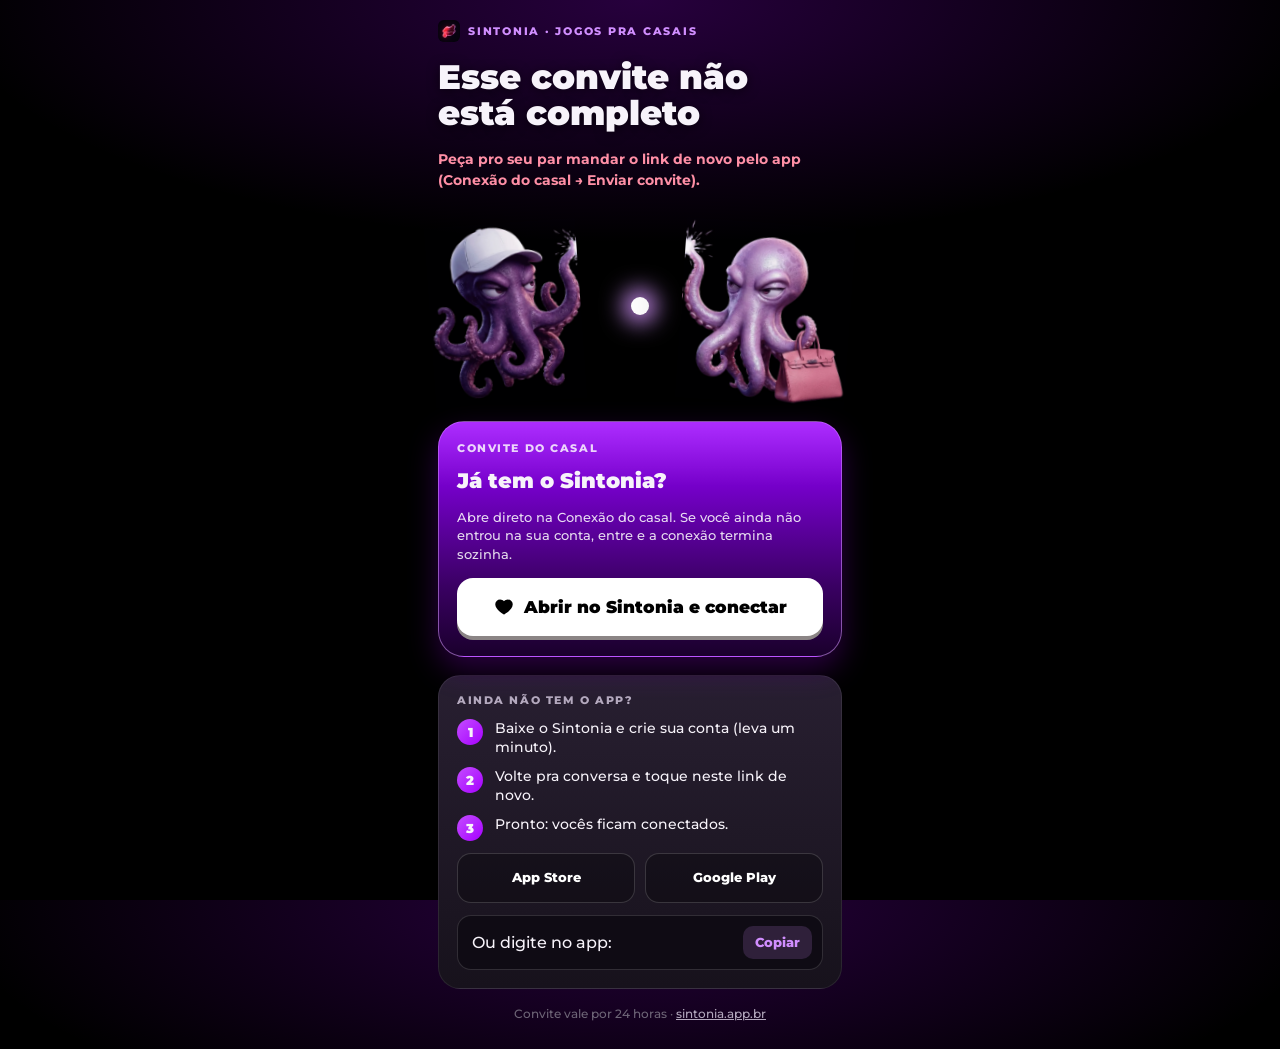
<file: convite.html>
<!DOCTYPE html>
<html lang="pt-BR">
<head>
<meta charset="UTF-8"/>
<meta name="viewport" content="width=device-width, initial-scale=1.0, viewport-fit=cover"/>
<title>Convite pro Sintonia</title>
<meta name="description" content="Seu par te chamou pra jogar Sintonia. Toque pra abrir o app e conectar."/>
<meta name="robots" content="noindex,nofollow"/>
<meta property="og:title" content="Seu par te chamou pro Sintonia 💜"/>
<meta property="og:description" content="Toque pra abrir o app. A conexão do casal acontece sozinha."/>
<meta property="og:image" content="https://www.sintonia.app.br/assets/couple.webp"/>
<meta property="og:type" content="website"/>
<meta name="theme-color" content="#000000"/>
<link rel="icon" type="image/png" href="/assets/favicon.png"/>
<link rel="apple-touch-icon" href="/assets/apple-touch-icon.png"/>
<link rel="stylesheet" href="/assets/fonts.css">
<style>
:root{
  --bg:#000000;
  --ink:#F7F3FA;
  --muted:#B4A9BE;
  --violet:#A600FF;
  --violet-hi:#C44DFF;
  --gold:#F6DE9A;
  --card-border:rgba(214,150,255,.55);
  --botao-borda:#8B8585;
  color-scheme:dark;
}
*,*::before,*::after{box-sizing:border-box;margin:0;padding:0}
html,body{height:100%}
body{
  background:var(--bg);
  background-image:radial-gradient(ellipse 90% 45% at 50% 0%,rgba(140,0,220,.28) 0%,transparent 60%);
  color:var(--ink);
  font-family:'Montserrat',system-ui,-apple-system,'Segoe UI',sans-serif;
  font-weight:500;
  -webkit-font-smoothing:antialiased;
}
main{
  min-height:100%;
  max-width:440px;
  margin:0 auto;
  padding:max(20px,env(safe-area-inset-top)) 18px max(28px,env(safe-area-inset-bottom));
  display:flex;flex-direction:column;gap:18px;
}
.selo{display:flex;align-items:center;gap:8px;font-size:11px;font-weight:800;letter-spacing:.16em;color:#D18EFF;text-transform:uppercase}
.selo img{width:22px;height:22px;border-radius:6px}
h1{font-size:clamp(28px,8vw,34px);font-weight:900;line-height:1.05;text-wrap:balance;text-shadow:0 2px 12px rgba(0,0,0,.6)}
.sub{color:var(--muted);font-size:14.5px;line-height:1.45}
.polvos{position:relative;height:190px;margin:4px -8px 0}
.polvos img{position:absolute;bottom:0;height:180px;width:auto;max-width:56%;object-fit:contain;filter:drop-shadow(0 10px 30px rgba(0,0,0,.6))}
.polvos .l{left:0;transform:rotate(-4deg);animation:balanca 5s ease-in-out infinite}
.polvos .r{right:0;transform:rotate(4deg);animation:balanca 5s ease-in-out infinite reverse}
.polvos .brilho{position:absolute;left:50%;top:44%;width:18px;height:18px;margin-left:-9px;border-radius:50%;background:#fff;box-shadow:0 0 22px 8px rgba(214,150,255,.9);animation:pulso 1.6s ease-in-out infinite}
@keyframes balanca{0%,100%{translate:0 0}50%{translate:0 -6px}}
@keyframes pulso{0%,100%{opacity:.55;scale:.8}50%{opacity:1;scale:1.15}}
.card{
  position:relative;overflow:hidden;
  border-radius:26px;border:1.2px solid var(--card-border);
  background:linear-gradient(180deg,#9D05FF 0%,#7400C8 28%,#3A0063 70%,#1A002C 100%);
  box-shadow:0 12px 30px rgba(166,0,255,.25),0 10px 20px rgba(0,0,0,.6);
  padding:20px 18px;display:flex;flex-direction:column;gap:14px;
}
.card::before{content:"";position:absolute;inset:0 0 auto;height:64px;background:linear-gradient(180deg,rgba(255,255,255,.16),rgba(255,255,255,0));pointer-events:none}
.rotulo{font-size:10.5px;font-weight:800;letter-spacing:.15em;color:rgba(255,255,255,.82)}
.card h2{font-size:21px;font-weight:900;line-height:1.15}
.card p{font-size:13px;line-height:1.45;color:rgba(255,255,255,.86)}
.botao{
  position:relative;display:flex;align-items:center;justify-content:center;gap:10px;
  height:58px;border-radius:16px;background:#fff;color:#000;
  font-weight:900;font-size:17px;text-decoration:none;
  box-shadow:0 4px 0 var(--botao-borda);
  transition:transform .09s ease,box-shadow .09s ease;
  -webkit-tap-highlight-color:transparent;border:0;cursor:pointer;font-family:inherit;width:100%;
}
.botao:active{transform:translateY(3px);box-shadow:0 1px 0 var(--botao-borda)}
.botao svg{width:20px;height:20px}
.lojas{display:grid;grid-template-columns:1fr 1fr;gap:10px}
.loja{
  display:flex;align-items:center;justify-content:center;gap:8px;min-height:50px;padding:8px 12px;
  border-radius:14px;border:1px solid rgba(255,255,255,.16);background:rgba(0,0,0,.28);
  color:#fff;text-decoration:none;font-weight:800;font-size:13px;line-height:1.2;text-align:center;
}
.loja[hidden]{display:none}
.lojas.uma{grid-template-columns:1fr}
.painel{
  border-radius:22px;border:1px solid rgba(255,255,255,.08);
  background:linear-gradient(180deg,#281F31,#17121C);padding:18px;
  display:flex;flex-direction:column;gap:12px;
}
.painel .rotulo{color:var(--muted)}
.passos{list-style:none;display:flex;flex-direction:column;gap:10px;counter-reset:p}
.passos li{display:flex;gap:12px;align-items:flex-start;font-size:13.5px;line-height:1.4;color:var(--ink)}
.passos li::before{
  counter-increment:p;content:counter(p);flex:none;width:26px;height:26px;border-radius:50%;
  display:grid;place-items:center;font-weight:900;font-size:13px;
  background:linear-gradient(135deg,var(--violet-hi),var(--violet));
}
.codigo{
  display:flex;align-items:center;justify-content:space-between;gap:12px;
  border-radius:14px;background:#0F0B14;border:1px solid rgba(255,255,255,.14);padding:10px 10px 10px 14px;
}
.codigo b{font-size:19px;font-weight:900;letter-spacing:.12em;font-variant-numeric:tabular-nums;user-select:all}
.copiar{
  border:0;border-radius:10px;background:rgba(209,142,255,.16);color:#D18EFF;
  font:800 12.5px 'Montserrat',sans-serif;padding:9px 12px;cursor:pointer;
}
.erro{color:#FF8FA6;font-weight:700;font-size:14px;line-height:1.45}
.rodape{text-align:center;font-size:11.5px;color:#6E6577}
.rodape a{color:var(--muted)}
@media (prefers-reduced-motion:reduce){.polvos img,.polvos .brilho{animation:none}}
</style>
</head>
<body>
<main>
  <div class="selo"><img src="/assets/app-icon.webp" alt="" width="22" height="22">Sintonia · Jogos pra casais</div>
  <h1 id="titulo">Seu par te chamou pro Sintonia</h1>
  <p class="sub" id="sub">Toque no botão abaixo: o app abre e vocês se conectam na hora, sem digitar código.</p>

  <div class="polvos" aria-hidden="true">
    <img class="l" src="/assets/img/couple-l.webp" alt="">
    <span class="brilho"></span>
    <img class="r" src="/assets/img/couple-r.webp" alt="">
  </div>

  <section class="card" id="cardAbrir">
    <span class="rotulo">CONVITE DO CASAL</span>
    <h2>Já tem o Sintonia?</h2>
    <p>Abre direto na Conexão do casal. Se você ainda não entrou na sua conta, entre e a conexão termina sozinha.</p>
    <a class="botao" id="abrir" href="#">
      <svg viewBox="0 0 256 256" aria-hidden="true"><path fill="currentColor" d="M178 32c-20.7 0-38.8 8.9-50 23.9C116.8 40.9 98.7 32 78 32a62.1 62.1 0 0 0-62 62c0 70 103.8 126.7 108.2 129a8 8 0 0 0 7.6 0C136.2 220.7 240 164 240 94a62.1 62.1 0 0 0-62-62Z"/></svg>
      Abrir no Sintonia e conectar
    </a>
  </section>

  <section class="painel" id="painelBaixar">
    <span class="rotulo">AINDA NÃO TEM O APP?</span>
    <ol class="passos">
      <li>Baixe o Sintonia e crie sua conta (leva um minuto).</li>
      <li>Volte pra conversa e toque neste link de novo.</li>
      <li>Pronto: vocês ficam conectados.</li>
    </ol>
    <div class="lojas" id="lojas">
      <a class="loja" id="ios" href="#" hidden>App Store</a>
      <a class="loja" id="android" href="https://play.google.com/store/apps/details?id=com.sintoniaforcouples.app">Google Play</a>
    </div>
    <div class="codigo" id="codigoBox" hidden>
      <span>Ou digite no app:<br><b id="codigo"></b></span>
      <button class="copiar" id="copiar" type="button">Copiar</button>
    </div>
  </section>

  <p class="rodape">Convite vale por 24 horas · <a href="/">sintonia.app.br</a></p>
</main>
<script>
(function () {
  // Página do app na App Store (App ID do FlutterFlow → Mobile Deployment).
  var APP_STORE = 'https://apps.apple.com/br/app/id6791719846';
  var PACOTE = 'com.sintoniaforcouples.app';

  var m = location.pathname.match(/\/c\/([A-Fa-f0-9]{12})\/?$/);
  var codigo = (m ? m[1] : (new URLSearchParams(location.search).get('c') || '')).toUpperCase();
  var valido = /^[A-F0-9]{12}$/.test(codigo);
  var ua = navigator.userAgent || '';
  var android = /Android/i.test(ua);
  var ios = /iPhone|iPad|iPod/i.test(ua) || (navigator.platform === 'MacIntel' && navigator.maxTouchPoints > 1);

  var abrir = document.getElementById('abrir');
  var ios$ = document.getElementById('ios');
  var android$ = document.getElementById('android');
  var lojas = document.getElementById('lojas');

  if (APP_STORE) { ios$.href = APP_STORE; ios$.hidden = false; }
  if (ios && APP_STORE) android$.hidden = true;
  if (android) ios$.hidden = true;
  if (ios$.hidden || android$.hidden) lojas.classList.add('uma');

  if (!valido) {
    document.getElementById('titulo').textContent = 'Esse convite não está completo';
    document.getElementById('sub').innerHTML = '<span class="erro">Peça pro seu par mandar o link de novo pelo app (Conexão do casal → Enviar convite).</span>';
    document.getElementById('cardAbrir').hidden = true;
    return;
  }

  var grupos = codigo.replace(/(.{4})(?=.)/g, '$1 ');
  document.getElementById('codigo').textContent = grupos;
  document.getElementById('codigoBox').hidden = false;

  var esquema = 'sintonia://sintonia.com/conexodeParceiro?codigo=' + codigo;
  var semApp = location.href.split('#')[0] + '#instalar';
  var intent = 'intent://sintonia.com/conexodeParceiro?codigo=' + codigo +
    '#Intent;scheme=sintonia;package=' + PACOTE +
    ';S.browser_fallback_url=' + encodeURIComponent(semApp) + ';end';
  abrir.href = android ? intent : esquema;

  // Android: tenta abrir o app na hora (sem app instalado, volta pra cá).
  if (android && location.hash !== '#instalar') {
    setTimeout(function () { location.href = intent; }, 250);
  }
  if (location.hash === '#instalar') {
    document.getElementById('painelBaixar').scrollIntoView({ block: 'start' });
  }

  document.getElementById('copiar').addEventListener('click', function () {
    var botao = this;
    function ok() { botao.textContent = 'Copiado!'; setTimeout(function () { botao.textContent = 'Copiar'; }, 1800); }
    if (navigator.clipboard && navigator.clipboard.writeText) {
      navigator.clipboard.writeText(codigo).then(ok, function () {});
    }
  });
})();
</script>
</body>
</html>
</file>
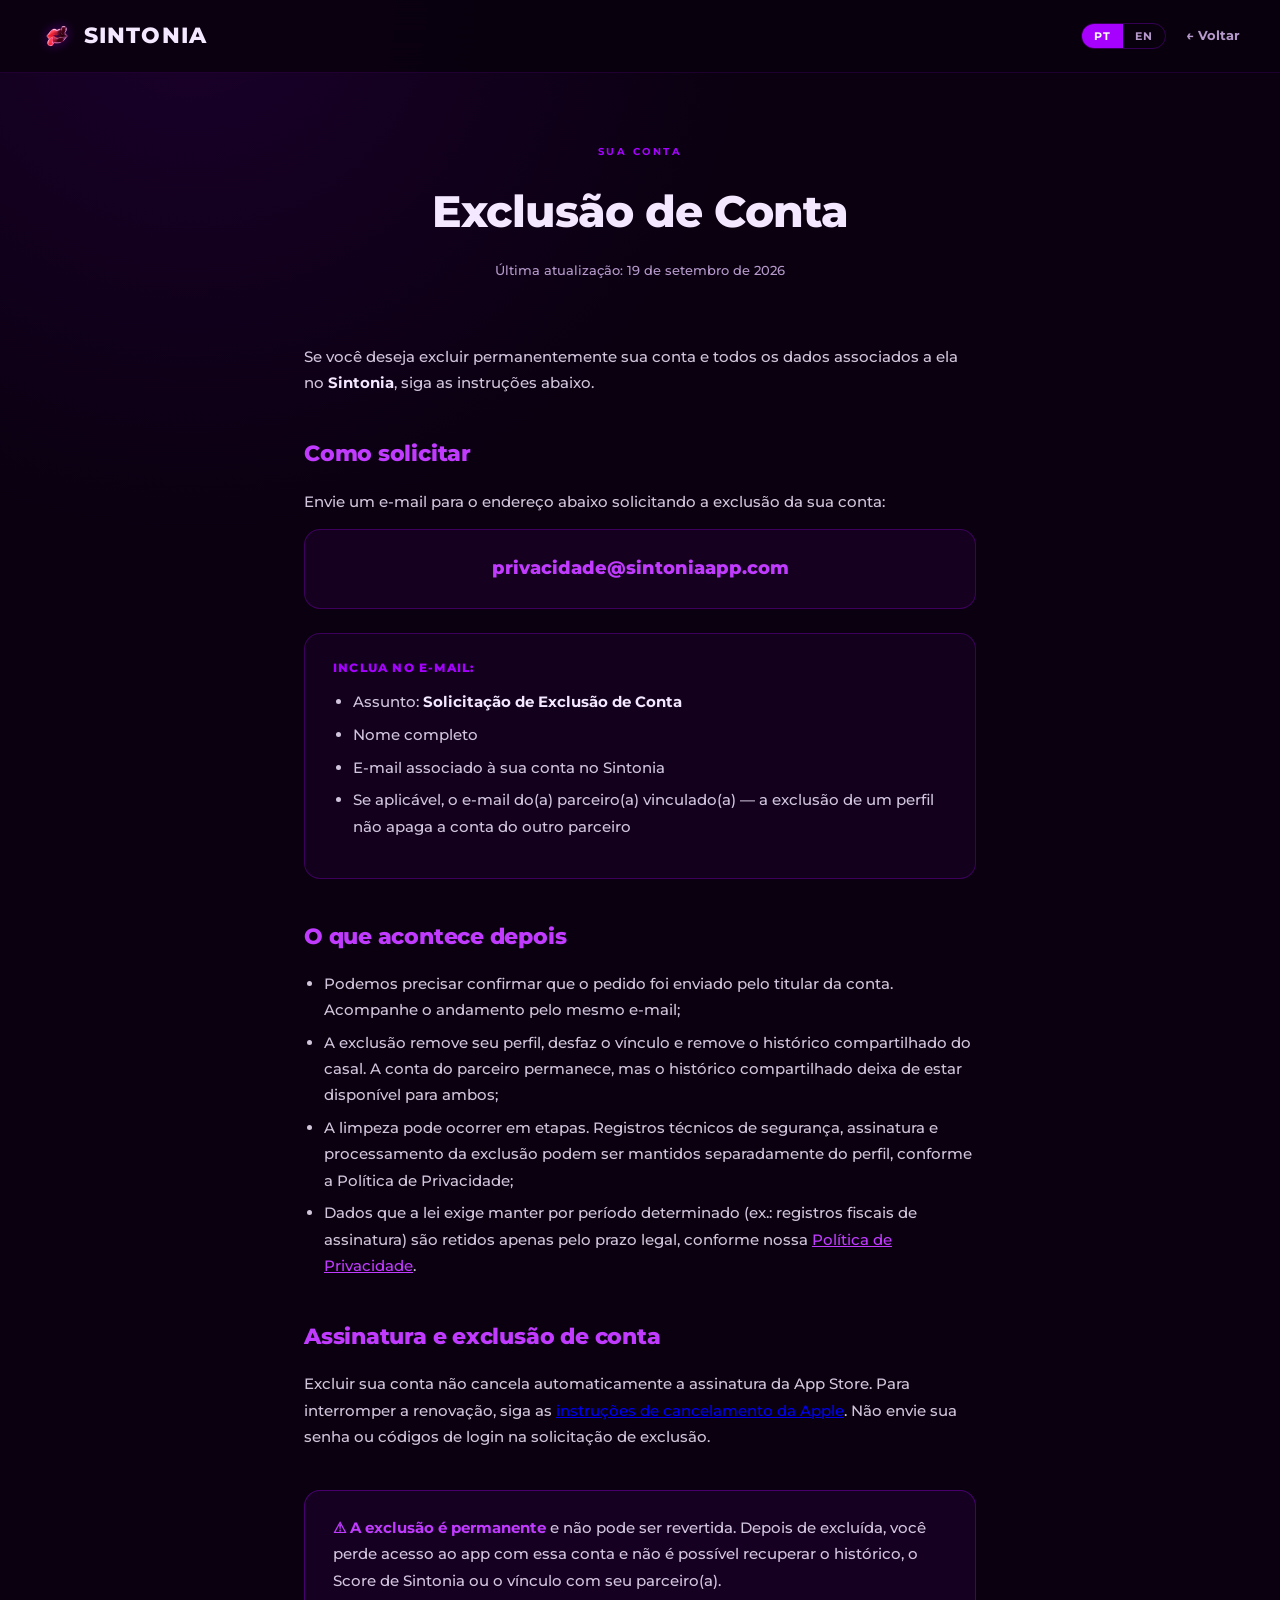
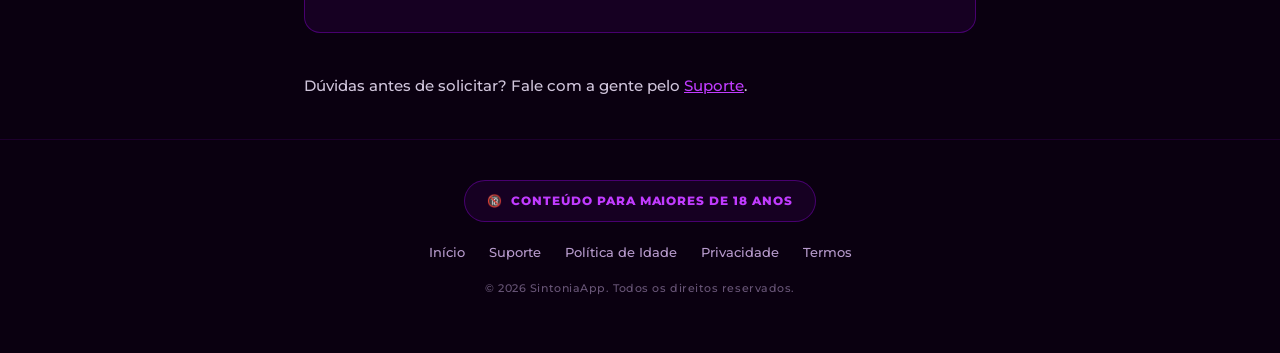
<file: exclusao-de-conta.html>
<!DOCTYPE html>
<html lang="pt-BR" data-lang="pt">
<head>
<meta charset="UTF-8"/>
<meta name="viewport" content="width=device-width, initial-scale=1.0"/>
<title>Exclusão de Conta — Sintonia</title>
<meta name="description" content="Como solicitar a exclusão da sua conta e dados no app Sintonia."/>
<meta name="robots" content="index,follow"/>
<link rel="canonical" href="https://www.sintonia.app.br/exclusao-de-conta"/>
<link rel="icon" type="image/png" href="assets/favicon.png"/>
<link rel="apple-touch-icon" href="assets/apple-touch-icon.png"/>
<link rel="stylesheet" href="assets/fonts.css">
<style>
:root{
  --bg:#0A0010;
  --bg2:#0D0012;
  --bg-card:#16001F;
  --primary:#A600FF;
  --primary-glow:#C13BFF;
  --primary-deep:#3D0066;
  --primary-mid:#7A00CC;
  --text:#F3E8FF;
  --muted:#B79ACC;
  --border:rgba(166,0,255,.28);
  --font-s:'Montserrat',sans-serif;
  --font-b:'Montserrat',sans-serif;
}
*,*::before,*::after{box-sizing:border-box;margin:0;padding:0}
html{scroll-behavior:smooth}
body{
  background-color:var(--bg);
  background-image:radial-gradient(ellipse 80% 50% at 15% 0%,rgba(120,0,200,.15) 0%,transparent 55%);
  color:var(--text);font-family:var(--font-b);font-weight:500;font-size:16px;line-height:1.65;
}
[data-lang="pt"] .en{display:none}
[data-lang="en"] .pt{display:none}
.container{max-width:720px;margin:0 auto;padding:0 1.5rem}

nav{
  position:fixed;top:0;left:0;right:0;z-index:200;
  display:flex;align-items:center;justify-content:space-between;
  padding:1.125rem 2.5rem;
  background:rgba(9,0,14,.9);backdrop-filter:blur(18px);
  border-bottom:1px solid rgba(166,0,255,.14);
}
.logo{display:flex;align-items:center;gap:.625rem;text-decoration:none;color:var(--text)}
.logo-img{width:34px;height:34px;flex-shrink:0;filter:drop-shadow(0 0 6px rgba(166,0,255,.4))}
.logo-text{font-family:var(--font-s);font-size:1.375rem;font-weight:800;letter-spacing:.05em}
.nav-r{display:flex;align-items:center;gap:1.25rem}
.lang-toggle{display:flex;border:1px solid var(--border);border-radius:100px;overflow:hidden}
.lang-btn{padding:.3rem .75rem;background:transparent;color:var(--muted);border:none;cursor:pointer;font-family:var(--font-b);font-size:.6875rem;font-weight:700;letter-spacing:.08em;text-transform:uppercase}
.lang-btn.active{background:var(--primary);color:#fff}
.back-link{display:inline-flex;align-items:center;gap:.4rem;color:var(--muted);text-decoration:none;font-size:.8125rem;font-weight:700;transition:color .2s}
.back-link:hover{color:var(--primary)}

header.page-head{padding:9rem 0 3rem;text-align:center}
.eyebrow{font-family:var(--font-b);font-size:.625rem;font-weight:700;letter-spacing:.25em;text-transform:uppercase;color:var(--primary);display:block;margin-bottom:.875rem}
h1{font-family:var(--font-s);font-size:clamp(2rem,5vw,2.75rem);font-weight:800;letter-spacing:-.02em;margin-bottom:.75rem}
.updated{font-size:.8125rem;color:var(--muted)}

main{padding-bottom:6rem}
section.sec{margin-bottom:2.5rem}
h2{font-family:var(--font-s);font-size:1.375rem;font-weight:800;color:var(--primary-glow);margin-bottom:1rem;letter-spacing:-.01em}
p{color:rgba(243,232,255,.85);margin-bottom:.875rem;font-size:.9375rem;line-height:1.75}
ul{margin:0 0 .875rem 1.25rem;color:rgba(243,232,255,.85);font-size:.9375rem;line-height:1.75}
li{margin-bottom:.4rem}
strong{color:var(--text)}
.email-card{background:var(--bg-card);border:1px solid var(--border);border-radius:16px;padding:1.5rem;text-align:center;margin-bottom:1.5rem}
.email-card a{color:var(--primary-glow);font-weight:800;font-size:1.125rem;text-decoration:none}
.email-card a:hover{text-decoration:underline}
.steps-card{background:rgba(166,0,255,.05);border:1px solid var(--border);border-radius:16px;padding:1.5rem 1.75rem}
.steps-card h3{font-size:.75rem;font-weight:800;letter-spacing:.1em;text-transform:uppercase;color:var(--primary);margin-bottom:.75rem}
.warning{background:rgba(166,0,255,.08);border:1px solid rgba(166,0,255,.35);border-radius:16px;padding:1.5rem 1.75rem}
.warning strong{color:var(--primary-glow)}

footer{border-top:1px solid rgba(166,0,255,.12);padding:2.5rem 1.5rem;text-align:center}
.foot-links{display:flex;gap:1.5rem;justify-content:center;margin-bottom:1rem;flex-wrap:wrap}
.foot-links a{color:var(--muted);text-decoration:none;font-size:.8125rem}
.foot-links a:hover{color:var(--primary)}
.foot-copy{font-size:.6875rem;color:rgba(183,154,204,.55);letter-spacing:.05em}
.age-warning{
  display:flex;align-items:center;justify-content:center;gap:.5rem;
  width:fit-content;margin:0 auto 1.25rem;padding:.625rem 1.375rem;
  background:rgba(166,0,255,.08);border:1px solid rgba(166,0,255,.35);
  border-radius:100px;
  font-family:var(--font-b);font-size:.75rem;font-weight:800;
  letter-spacing:.08em;text-transform:uppercase;color:var(--primary-glow);
}

@media(max-width:560px){
  nav{padding:1rem 1.25rem}
  header.page-head{padding:8rem 0 2.5rem}
}

:focus-visible{outline:3px solid #e0adff;outline-offset:4px}
.email-card a{overflow-wrap:anywhere}
@media(max-width:380px){nav{padding:.75rem}.logo-text{font-size:1rem}.nav-r{gap:.5rem}}
</style>
</head>
<body>

<nav>
  <a href="index.html" class="logo">
    <img src="assets/kiss-logo.png" class="logo-img" alt="Sintonia logo"/>
    <span class="logo-text">SINTONIA</span>
  </a>
  <div class="nav-r">
    <div class="lang-toggle" role="group" aria-label="Idioma">
      <button class="lang-btn active" data-lang="pt" aria-pressed="true" onclick="setLang('pt')">PT</button>
      <button class="lang-btn" data-lang="en" aria-pressed="false" onclick="setLang('en')">EN</button>
    </div>
    <a href="index.html" class="back-link">
      <span class="pt">← Voltar</span>
      <span class="en">← Back</span>
    </a>
  </div>
</nav>

<header class="page-head container">
  <span class="eyebrow pt">Sua Conta</span>
  <span class="eyebrow en">Your Account</span>
  <h1><span class="pt">Exclusão de Conta</span><span class="en">Account Deletion</span></h1>
  <p class="updated"><span class="pt">Última atualização: 19 de setembro de 2026</span><span class="en">Last updated: September 19, 2026</span></p>
</header>

<main class="container">
  <section class="sec">
    <p class="pt">Se você deseja excluir permanentemente sua conta e todos os dados associados a ela no <strong>Sintonia</strong>, siga as instruções abaixo.</p>
    <p class="en">If you want to permanently delete your account and all associated data on <strong>Sintonia</strong>, follow the instructions below.</p>
  </section>

  <section class="sec">
    <h2><span class="pt">Como solicitar</span><span class="en">How to request it</span></h2>
    <p class="pt">Envie um e-mail para o endereço abaixo solicitando a exclusão da sua conta:</p>
    <p class="en">Send an email to the address below requesting your account deletion:</p>
    <div class="email-card">
      <a href="mailto:privacidade@sintoniaapp.com?subject=Solicita%C3%A7%C3%A3o%20de%20Exclus%C3%A3o%20de%20Conta">privacidade@sintoniaapp.com</a>
    </div>
    <div class="steps-card">
      <h3 class="pt">Inclua no e-mail:</h3>
      <h3 class="en">Include in the email:</h3>
      <ul>
        <li><span class="pt">Assunto: <strong>Solicitação de Exclusão de Conta</strong></span><span class="en">Subject: <strong>Account Deletion Request</strong></span></li>
        <li><span class="pt">Nome completo</span><span class="en">Full name</span></li>
        <li><span class="pt">E-mail associado à sua conta no Sintonia</span><span class="en">The email associated with your Sintonia account</span></li>
        <li><span class="pt">Se aplicável, o e-mail do(a) parceiro(a) vinculado(a) — a exclusão de um perfil não apaga a conta do outro parceiro</span><span class="en">If applicable, your linked partner's email — deleting one profile does not delete the partner's account</span></li>
      </ul>
    </div>
  </section>

  <section class="sec">
    <h2><span class="pt">O que acontece depois</span><span class="en">What happens next</span></h2>
    <ul>
      <li><span class="pt">Podemos precisar confirmar que o pedido foi enviado pelo titular da conta. Acompanhe o andamento pelo mesmo e-mail;</span><span class="en">We may need to confirm that the request came from the account holder. Follow up using the same email;</span></li>
      <li><span class="pt">A exclusão remove seu perfil, desfaz o vínculo e remove o histórico compartilhado do casal. A conta do parceiro permanece, mas o histórico compartilhado deixa de estar disponível para ambos;</span><span class="en">Deletion removes your profile, unlinks the couple and removes shared couple history. Your partner's account remains, but the shared history is no longer available to either partner;</span></li>
      <li><span class="pt">A limpeza pode ocorrer em etapas. Registros técnicos de segurança, assinatura e processamento da exclusão podem ser mantidos separadamente do perfil, conforme a Política de Privacidade;</span><span class="en">Cleanup may happen in stages. Technical security, subscription and deletion-processing records may be retained separately from the profile, as described in the Privacy Policy;</span></li>
      <li><span class="pt">Dados que a lei exige manter por período determinado (ex.: registros fiscais de assinatura) são retidos apenas pelo prazo legal, conforme nossa <a href="privacidade.html" style="color:var(--primary-glow)">Política de Privacidade</a>.</span><span class="en">Data the law requires us to retain for a set period (e.g. subscription tax records) is kept only for that legal period, per our <a href="privacidade.html" style="color:var(--primary-glow)">Privacy Policy</a>.</span></li>
    </ul>
  </section>

  <section class="sec">
    <h2><span class="pt">Assinatura e exclusão de conta</span><span class="en">Subscription and account deletion</span></h2>
    <p class="pt">Excluir sua conta não cancela automaticamente a assinatura da App Store. Para interromper a renovação, siga as <a href="https://support.apple.com/pt-br/118428">instruções de cancelamento da Apple</a>. Não envie sua senha ou códigos de login na solicitação de exclusão.</p>
    <p class="en">Deleting your account does not automatically cancel an App Store subscription. To stop renewal, follow <a href="https://support.apple.com/118428">Apple's cancellation instructions</a>. Do not include passwords or login codes in your deletion request.</p>
  </section>

  <section class="sec">
    <div class="warning">
      <p class="pt"><strong>⚠ A exclusão é permanente</strong> e não pode ser revertida. Depois de excluída, você perde acesso ao app com essa conta e não é possível recuperar o histórico, o Score de Sintonia ou o vínculo com seu parceiro(a).</p>
      <p class="en"><strong>⚠ Deletion is permanent</strong> and cannot be undone. Once deleted, you lose access to the app with that account and cannot recover your history, Sintonia Score, or the link with your partner.</p>
    </div>
  </section>

  <section class="sec">
    <p class="pt">Dúvidas antes de solicitar? Fale com a gente pelo <a href="suporte.html" style="color:var(--primary-glow)">Suporte</a>.</p>
    <p class="en">Questions before requesting? Reach out via <a href="suporte.html" style="color:var(--primary-glow)">Support</a>.</p>
  </section>
</main>

<footer>
  <div class="age-warning">
    🔞 <span class="pt">Conteúdo para maiores de 18 anos</span><span class="en">18+ Adults Only</span>
  </div>
  <div class="foot-links">
    <a href="index.html"><span class="pt">Início</span><span class="en">Home</span></a>
    <a href="suporte.html"><span class="pt">Suporte</span><span class="en">Support</span></a>
    <a href="age-policy.html"><span class="pt">Política de Idade</span><span class="en">Age Policy</span></a>
    <a href="privacidade.html"><span class="pt">Privacidade</span><span class="en">Privacy</span></a>
    <a href="termos.html"><span class="pt">Termos</span><span class="en">Terms</span></a>
  </div>
  <p class="foot-copy">
    <span class="pt">© 2026 SintoniaApp. Todos os direitos reservados.</span>
    <span class="en">© 2026 SintoniaApp. All rights reserved.</span>
  </p>
</footer>

<script>
function setLang(lang) {
  if (lang !== 'pt' && lang !== 'en') return;
  document.documentElement.setAttribute('data-lang', lang);
  document.documentElement.lang = lang === 'pt' ? 'pt-BR' : 'en';
  document.querySelectorAll('.lang-btn').forEach(b =>
    {
      b.classList.toggle('active', b.dataset.lang === lang);
      b.setAttribute('aria-pressed', String(b.dataset.lang === lang));
    });
  try { localStorage.setItem('sintonia-lang', lang); } catch (_) { /* Storage may be blocked. */ }
}
try {
  const savedLang = localStorage.getItem('sintonia-lang');
  if (savedLang === 'en') setLang(savedLang);
} catch (_) { /* Keep Portuguese when storage is unavailable. */ }
</script>
</body>
</html>
</file>
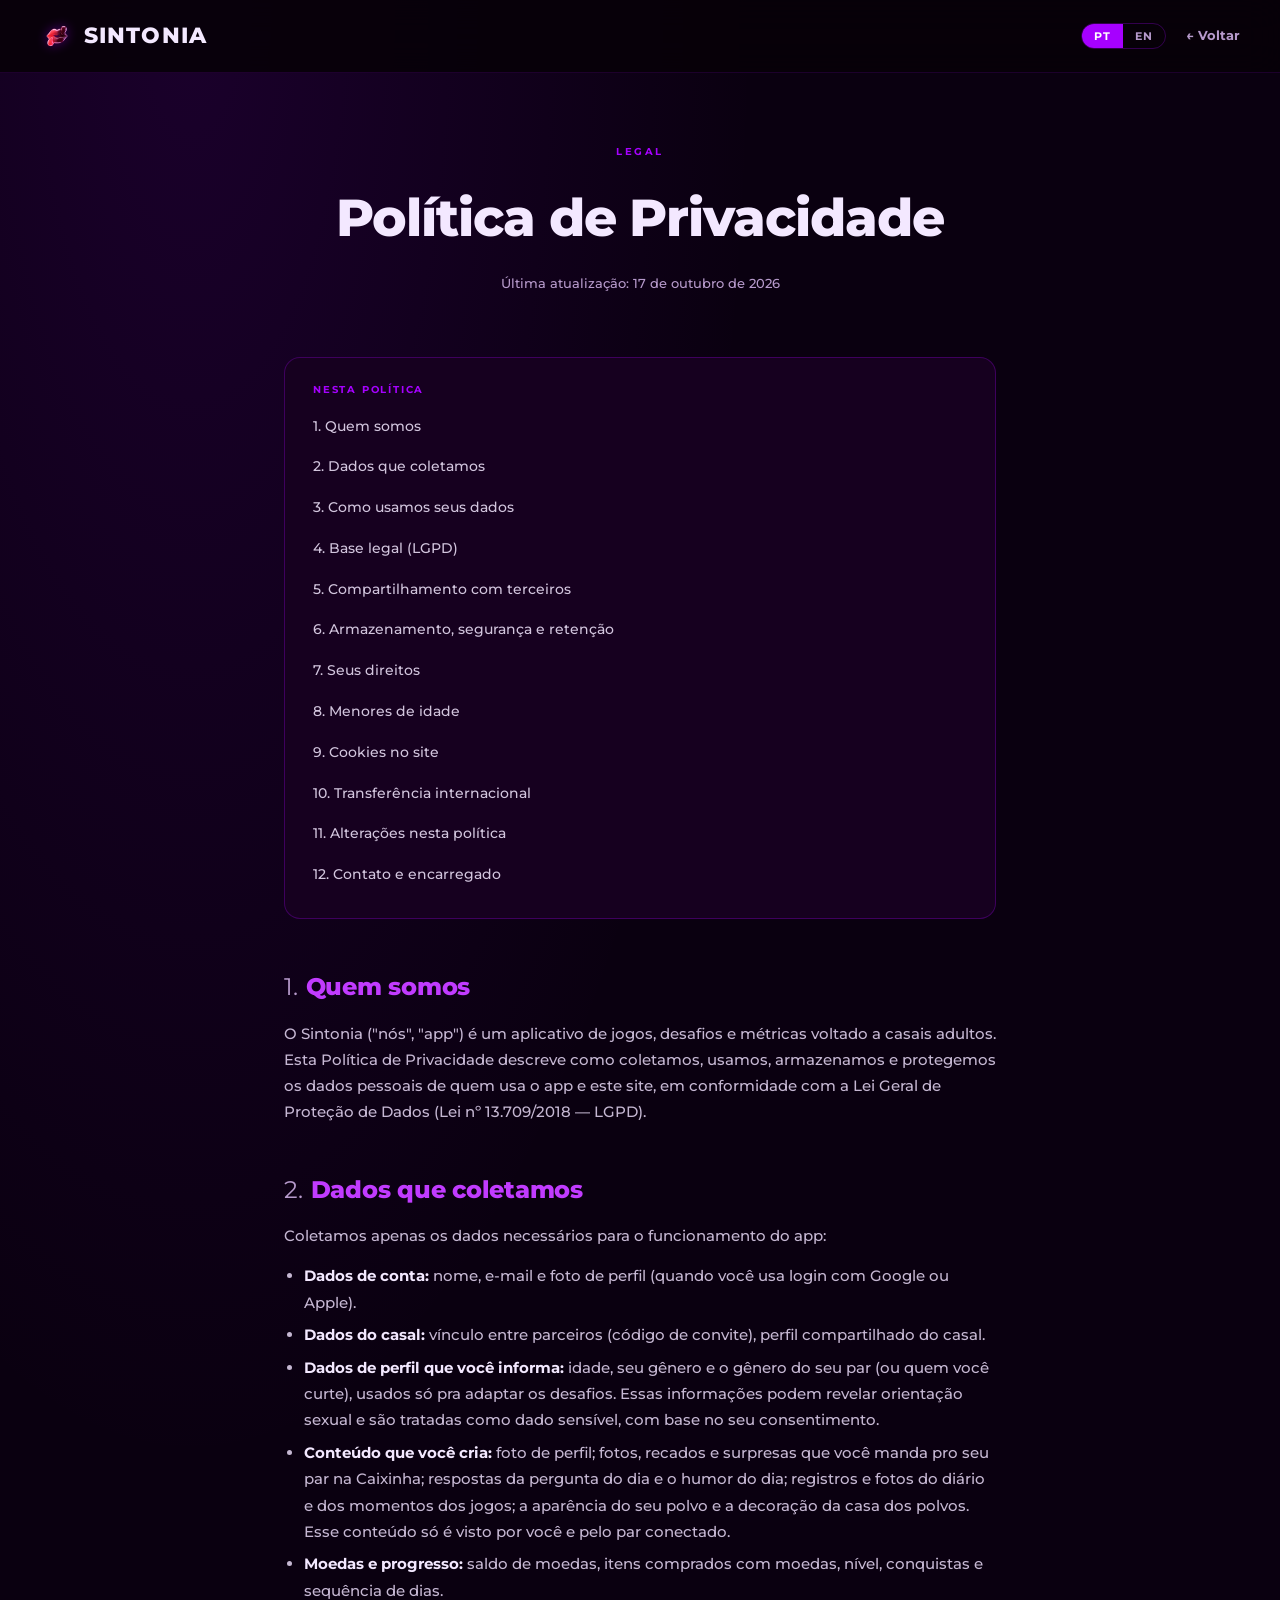
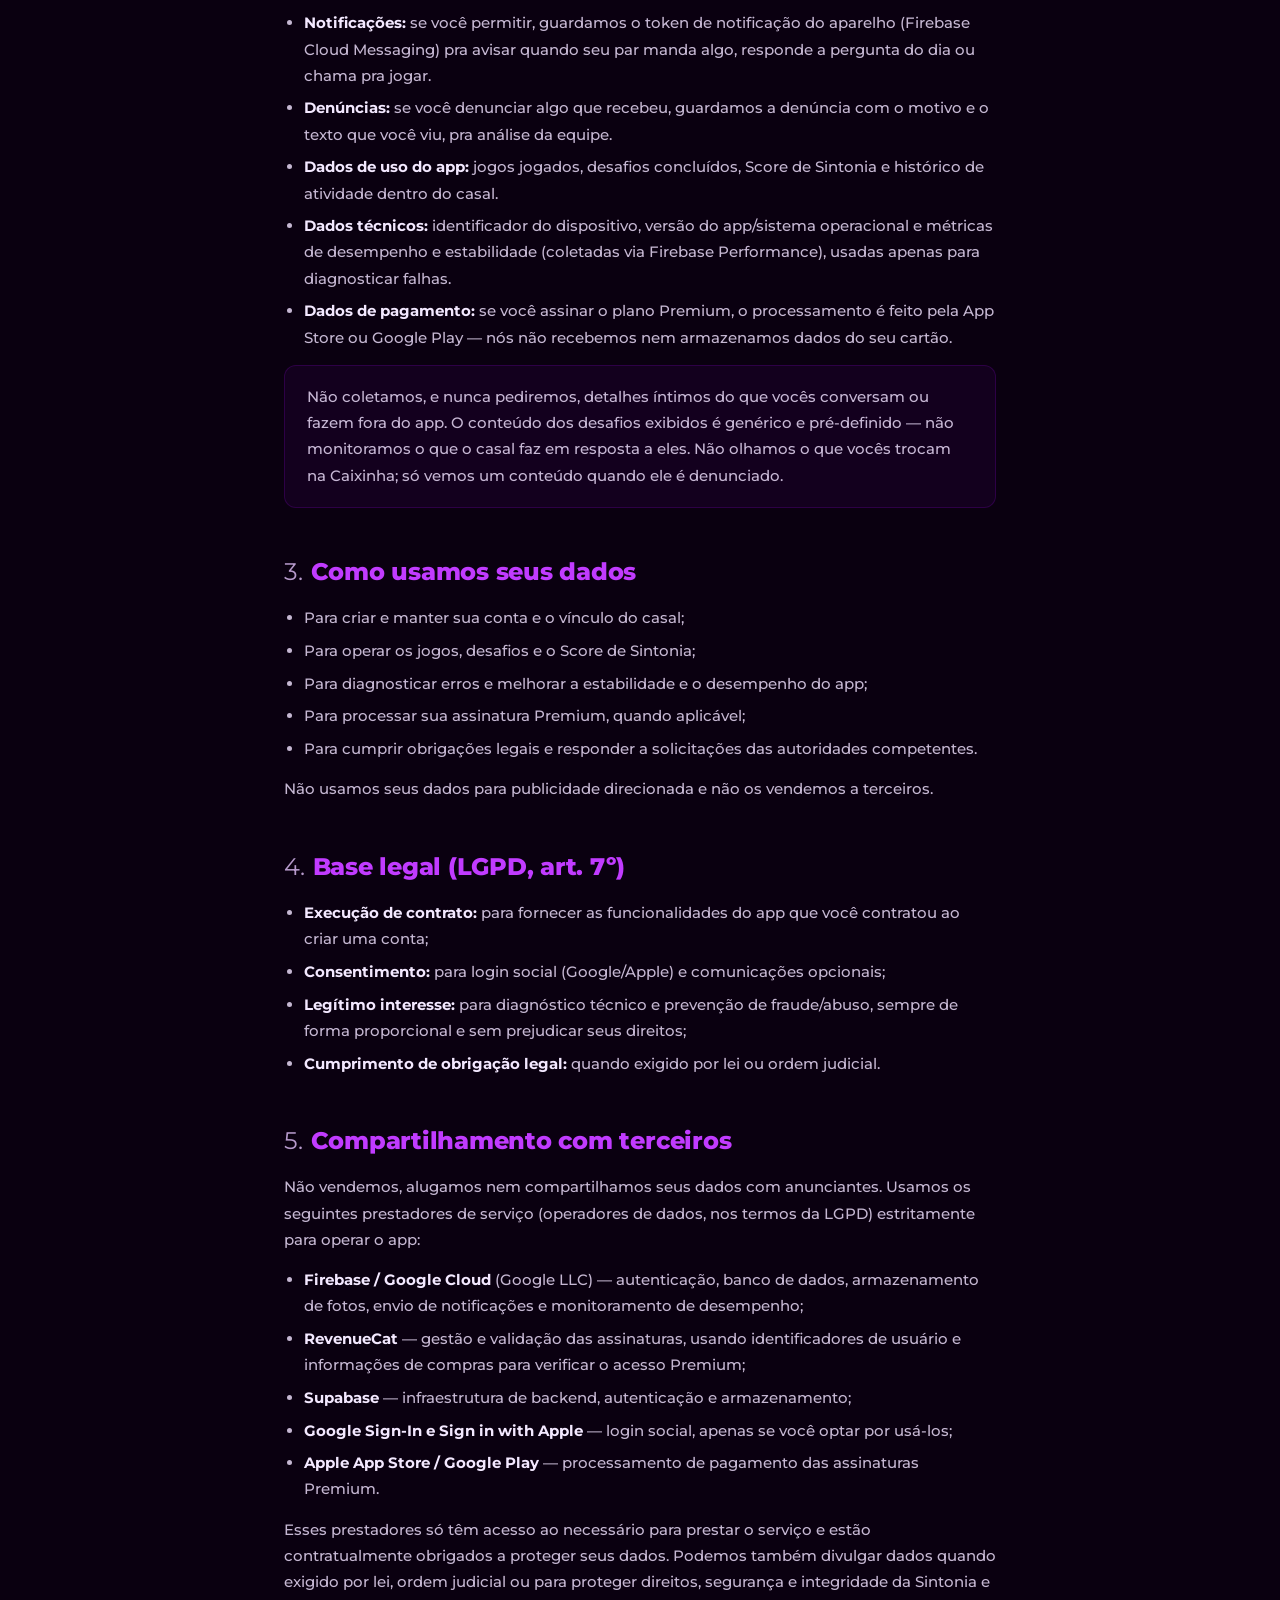
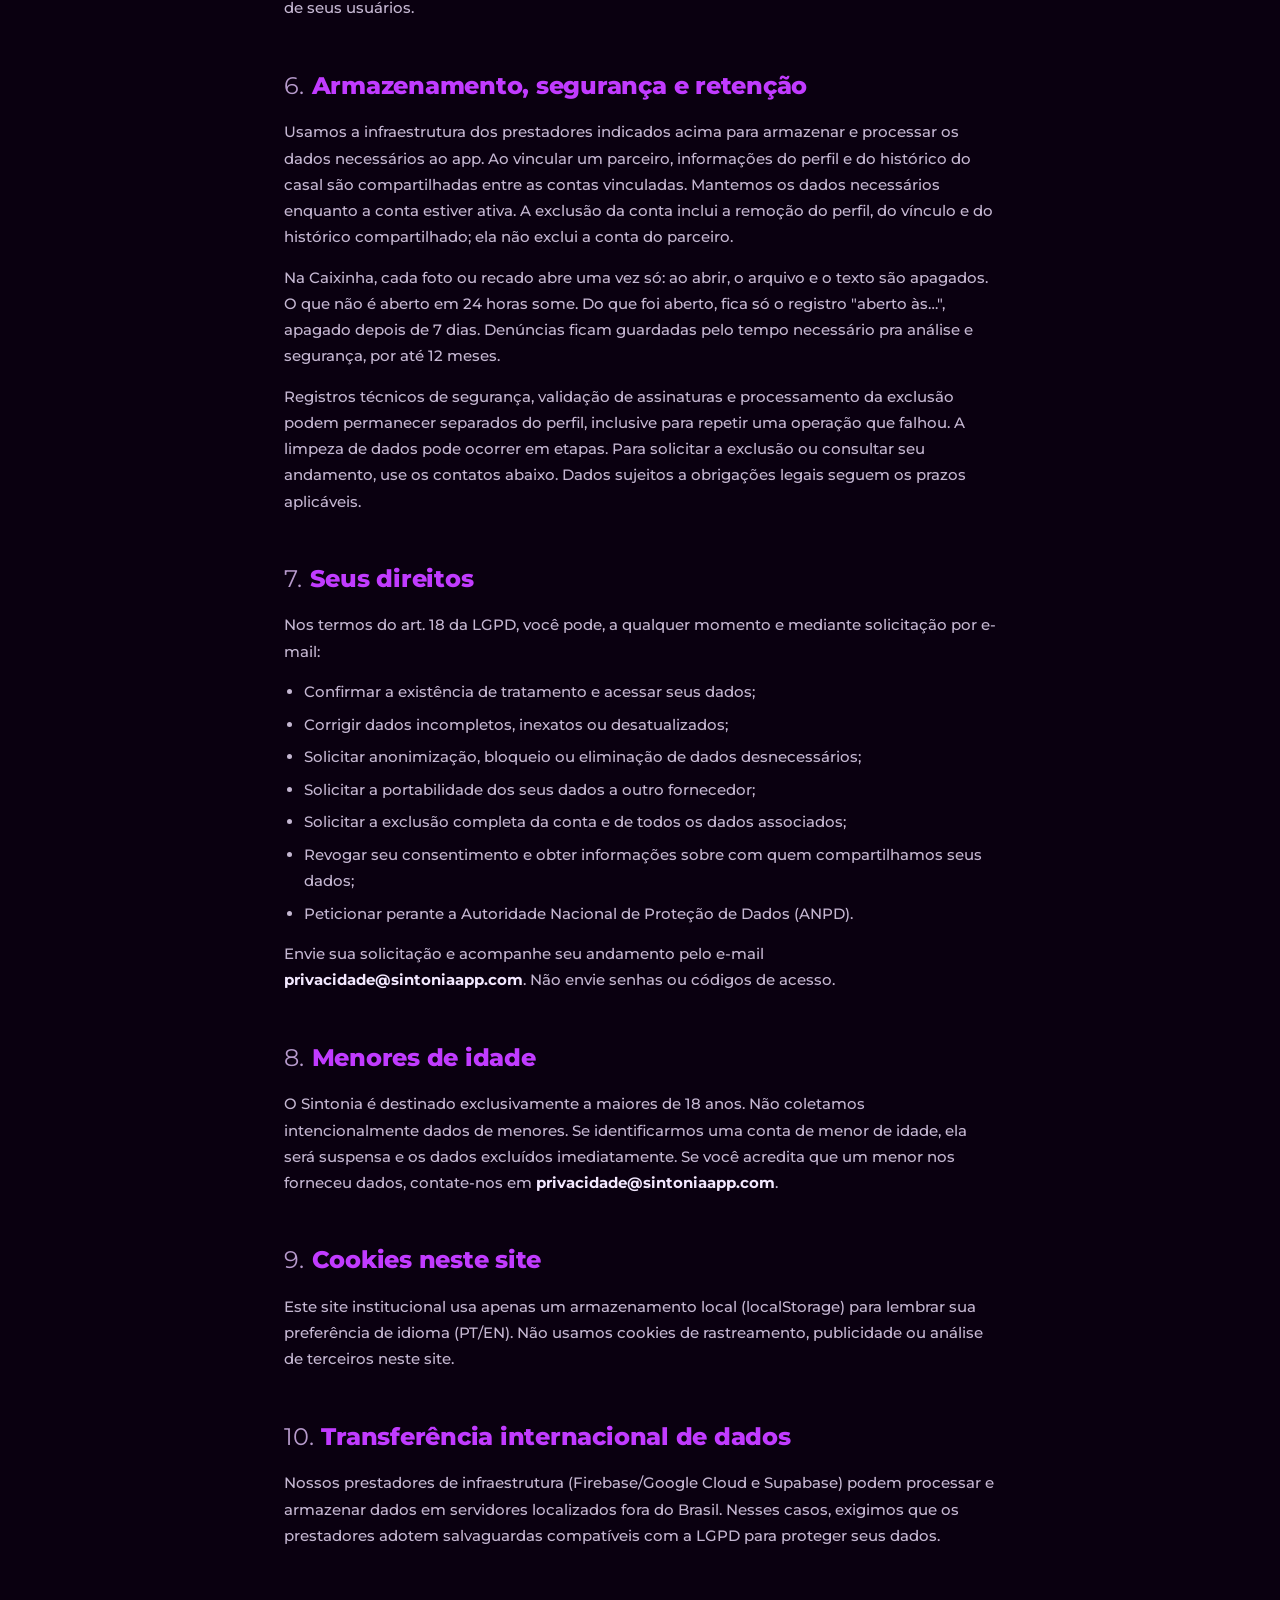
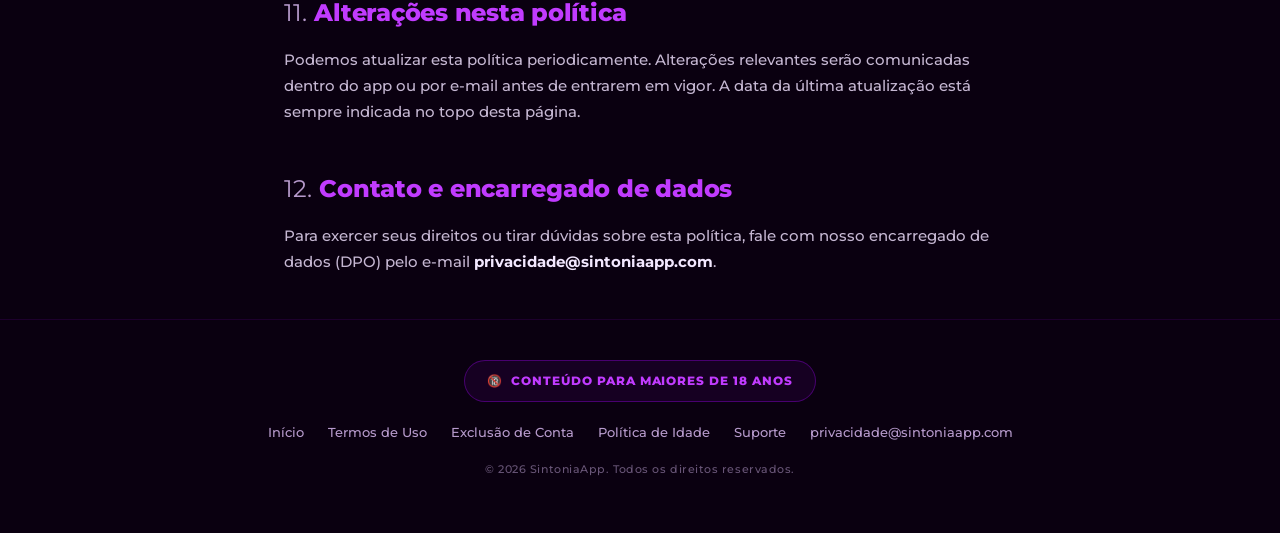
<file: privacidade.html>
<!DOCTYPE html>
<html lang="pt-BR" data-lang="pt">
<head>
<meta charset="UTF-8"/>
<meta name="viewport" content="width=device-width, initial-scale=1.0"/>
<title>Política de Privacidade — Sintonia</title>
<meta name="description" content="Política de Privacidade do app Sintonia: quais dados coletamos, como usamos, com quem compartilhamos e como exercer seus direitos."/>
<meta name="robots" content="index,follow"/>
<link rel="canonical" href="https://www.sintonia.app.br/privacidade"/>
<link rel="icon" type="image/png" href="assets/favicon.png"/>
<link rel="apple-touch-icon" href="assets/apple-touch-icon.png"/>
<link rel="stylesheet" href="assets/fonts.css">
<style>
:root{
  --bg:#0A0010;
  --bg2:#0D0012;
  --bg-card:#16001F;
  --primary:#A600FF;
  --primary-glow:#C13BFF;
  --primary-deep:#3D0066;
  --primary-mid:#7A00CC;
  --text:#F3E8FF;
  --muted:#B79ACC;
  --border:rgba(166,0,255,.28);
  --font-s:'Montserrat',sans-serif;
  --font-b:'Montserrat',sans-serif;
}
*,*::before,*::after{box-sizing:border-box;margin:0;padding:0}
html{scroll-behavior:smooth}
body{
  background-color:var(--bg);
  background-image:radial-gradient(ellipse 80% 50% at 15% 0%,rgba(120,0,200,.15) 0%,transparent 55%);
  color:var(--text);font-family:var(--font-b);font-weight:500;font-size:16px;line-height:1.65;
}
[data-lang="pt"] .en{display:none}
[data-lang="en"] .pt{display:none}
.container{max-width:760px;margin:0 auto;padding:0 1.5rem}

/* NAV */
body > nav{
  position:fixed;top:0;left:0;right:0;z-index:200;
  display:flex;align-items:center;justify-content:space-between;
  padding:1.125rem 2.5rem;
  background:rgba(7,0,8,.9);backdrop-filter:blur(18px);
  border-bottom:1px solid rgba(166,0,255,.14);
}
.logo{display:flex;align-items:center;gap:.625rem;text-decoration:none;color:var(--text)}
.logo-img{width:34px;height:34px;flex-shrink:0;filter:drop-shadow(0 0 6px rgba(166,0,255,.4))}
.logo-text{font-family:var(--font-s);font-size:1.375rem;font-weight:800;letter-spacing:.05em}
.nav-r{display:flex;align-items:center;gap:1.25rem}
.lang-toggle{display:flex;border:1px solid var(--border);border-radius:100px;overflow:hidden}
.lang-btn{padding:.3rem .75rem;background:transparent;color:var(--muted);border:none;cursor:pointer;font-family:var(--font-b);font-size:.6875rem;font-weight:700;letter-spacing:.08em;text-transform:uppercase}
.lang-btn.active{background:var(--primary);color:#fff}
.back-link{display:inline-flex;align-items:center;gap:.4rem;color:var(--muted);text-decoration:none;font-size:.8125rem;font-weight:700;transition:color .2s}
.back-link:hover{color:var(--primary)}

/* HEADER */
header.page-head{padding:9rem 0 3rem;text-align:center}
.eyebrow{font-family:var(--font-b);font-size:.625rem;font-weight:700;letter-spacing:.25em;text-transform:uppercase;color:var(--primary);display:block;margin-bottom:.875rem}
h1{font-family:var(--font-s);font-size:clamp(2.25rem,5vw,3.25rem);font-weight:800;letter-spacing:-.02em;margin-bottom:.75rem}
.updated{font-size:.8125rem;color:var(--muted)}

/* TOC */
.toc{background:var(--bg-card);border:1px solid var(--border);border-radius:16px;padding:1.5rem 1.75rem;margin-bottom:3rem}
.toc-title{font-size:.625rem;font-weight:700;letter-spacing:.18em;text-transform:uppercase;color:var(--primary);margin-bottom:.875rem}
.toc ol{list-style:none;display:grid;gap:.5rem}
.toc a{color:var(--text);text-decoration:none;font-size:.875rem;opacity:.85;transition:opacity .2s,color .2s}
.toc a:hover{color:var(--primary);opacity:1}

/* CONTENT */
main{padding-bottom:6rem}
section.legal-sec{margin-bottom:2.75rem;scroll-margin-top:6rem}
h2{font-family:var(--font-s);font-size:1.5rem;font-weight:800;color:var(--primary-glow);margin-bottom:.875rem;letter-spacing:-.01em}
h2 .num{color:var(--muted);font-weight:400;margin-right:.5rem}
p{color:rgba(230,215,245,.85);margin-bottom:.875rem;font-size:.9375rem;line-height:1.75}
ul{margin:0 0 .875rem 1.25rem;color:rgba(230,215,245,.85);font-size:.9375rem;line-height:1.75}
li{margin-bottom:.4rem}
strong{color:var(--text)}
a.inline{color:var(--primary-glow)}
.callout{background:rgba(166,0,255,.06);border:1px solid rgba(166,0,255,.18);border-radius:12px;padding:1.125rem 1.375rem;margin-bottom:.875rem}
.callout p{margin-bottom:0}

/* FOOTER */
footer{border-top:1px solid rgba(166,0,255,.12);padding:2.5rem 1.5rem;text-align:center}
.foot-links{display:flex;gap:1.5rem;justify-content:center;margin-bottom:1rem;flex-wrap:wrap}
.foot-links a{color:var(--muted);text-decoration:none;font-size:.8125rem}
.foot-links a:hover{color:var(--primary)}
.foot-copy{font-size:.6875rem;color:rgba(183,154,204,.55);letter-spacing:.05em}
.age-warning{
  display:flex;align-items:center;justify-content:center;gap:.5rem;
  width:fit-content;margin:0 auto 1.25rem;padding:.625rem 1.375rem;
  background:rgba(166,0,255,.08);border:1px solid rgba(166,0,255,.35);
  border-radius:100px;
  font-family:var(--font-b);font-size:.75rem;font-weight:800;
  letter-spacing:.08em;text-transform:uppercase;color:var(--primary-glow);
}

@media(max-width:560px){
  nav{padding:1rem 1.25rem}
  header.page-head{padding:8rem 0 2.5rem}
}

:focus-visible{outline:3px solid #e0adff;outline-offset:4px}
.email-card a{overflow-wrap:anywhere}
@media(max-width:380px){nav{padding:.75rem}.logo-text{font-size:1rem}.nav-r{gap:.5rem}}
</style>
</head>
<body>

<nav>
  <a href="index.html" class="logo">
    <img src="assets/kiss-logo.png" class="logo-img" alt="Sintonia logo"/>
    <span class="logo-text">SINTONIA</span>
  </a>
  <div class="nav-r">
    <div class="lang-toggle" role="group" aria-label="Idioma">
      <button class="lang-btn active" data-lang="pt" aria-pressed="true" onclick="setLang('pt')">PT</button>
      <button class="lang-btn" data-lang="en" aria-pressed="false" onclick="setLang('en')">EN</button>
    </div>
    <a href="index.html" class="back-link">
      <span class="pt">← Voltar</span>
      <span class="en">← Back</span>
    </a>
  </div>
</nav>

<header class="page-head container">
  <span class="eyebrow pt">Legal</span>
  <span class="eyebrow en">Legal</span>
  <h1><span class="pt">Política de Privacidade</span><span class="en">Privacy Policy</span></h1>
  <p class="updated"><span class="pt">Última atualização: 17 de outubro de 2026</span><span class="en">Last updated: October 17, 2026</span></p>
</header>

<main class="container">
  <nav class="toc" aria-label="Sumário">
    <div class="toc-title pt">Nesta política</div>
    <div class="toc-title en">On this page</div>
    <ol>
      <li><a href="#quem-somos"><span class="pt">1. Quem somos</span><span class="en">1. Who we are</span></a></li>
      <li><a href="#dados-coletados"><span class="pt">2. Dados que coletamos</span><span class="en">2. Data we collect</span></a></li>
      <li><a href="#uso-dados"><span class="pt">3. Como usamos seus dados</span><span class="en">3. How we use your data</span></a></li>
      <li><a href="#base-legal"><span class="pt">4. Base legal (LGPD)</span><span class="en">4. Legal basis</span></a></li>
      <li><a href="#compartilhamento"><span class="pt">5. Compartilhamento com terceiros</span><span class="en">5. Sharing with third parties</span></a></li>
      <li><a href="#seguranca"><span class="pt">6. Armazenamento, segurança e retenção</span><span class="en">6. Storage, security and retention</span></a></li>
      <li><a href="#direitos"><span class="pt">7. Seus direitos</span><span class="en">7. Your rights</span></a></li>
      <li><a href="#menores"><span class="pt">8. Menores de idade</span><span class="en">8. Minors</span></a></li>
      <li><a href="#cookies"><span class="pt">9. Cookies no site</span><span class="en">9. Cookies on this site</span></a></li>
      <li><a href="#transferencia"><span class="pt">10. Transferência internacional</span><span class="en">10. International transfer</span></a></li>
      <li><a href="#alteracoes"><span class="pt">11. Alterações nesta política</span><span class="en">11. Changes to this policy</span></a></li>
      <li><a href="#contato"><span class="pt">12. Contato e encarregado</span><span class="en">12. Contact and data officer</span></a></li>
    </ol>
  </nav>

  <section class="legal-sec" id="quem-somos">
    <h2><span class="num">1.</span><span class="pt">Quem somos</span><span class="en">Who we are</span></h2>
    <p class="pt">O Sintonia ("nós", "app") é um aplicativo de jogos, desafios e métricas voltado a casais adultos. Esta Política de Privacidade descreve como coletamos, usamos, armazenamos e protegemos os dados pessoais de quem usa o app e este site, em conformidade com a Lei Geral de Proteção de Dados (Lei nº 13.709/2018 — LGPD).</p>
    <p class="en">Sintonia ("we", "the app") is a games, challenges and metrics app for adult couples. This Privacy Policy describes how we collect, use, store and protect the personal data of people who use the app and this website, in accordance with Brazil's General Data Protection Law (LGPD) and, where applicable, other privacy laws.</p>
  </section>

  <section class="legal-sec" id="dados-coletados">
    <h2><span class="num">2.</span><span class="pt">Dados que coletamos</span><span class="en">Data we collect</span></h2>
    <p class="pt">Coletamos apenas os dados necessários para o funcionamento do app:</p>
    <p class="en">We only collect the data necessary for the app to work:</p>
    <ul>
      <li><span class="pt"><strong>Dados de conta:</strong> nome, e-mail e foto de perfil (quando você usa login com Google ou Apple).</span><span class="en"><strong>Account data:</strong> name, email and profile photo (when you sign in with Google or Apple).</span></li>
      <li><span class="pt"><strong>Dados do casal:</strong> vínculo entre parceiros (código de convite), perfil compartilhado do casal.</span><span class="en"><strong>Couple data:</strong> the link between partners (invite code), shared couple profile.</span></li>
      <li><span class="pt"><strong>Dados de perfil que você informa:</strong> idade, seu gênero e o gênero do seu par (ou quem você curte), usados só pra adaptar os desafios. Essas informações podem revelar orientação sexual e são tratadas como dado sensível, com base no seu consentimento.</span><span class="en"><strong>Profile data you provide:</strong> age, your gender and your partner's gender (or who you are into), used only to adapt the challenges. This may reveal sexual orientation and is treated as sensitive data, based on your consent.</span></li>
      <li><span class="pt"><strong>Conteúdo que você cria:</strong> foto de perfil; fotos, recados e surpresas que você manda pro seu par na Caixinha; respostas da pergunta do dia e o humor do dia; registros e fotos do diário e dos momentos dos jogos; a aparência do seu polvo e a decoração da casa dos polvos. Esse conteúdo só é visto por você e pelo par conectado.</span><span class="en"><strong>Content you create:</strong> profile photo; photos, notes and surprises you send your partner in the Caixinha (box); answers to the question of the day and your daily mood; diary entries and photos and game moments; your octopus avatar and the octopus house decoration. Only you and your connected partner can see this content.</span></li>
      <li><span class="pt"><strong>Moedas e progresso:</strong> saldo de moedas, itens comprados com moedas, nível, conquistas e sequência de dias.</span><span class="en"><strong>Coins and progress:</strong> coin balance, items bought with coins, level, achievements and day streak.</span></li>
      <li><span class="pt"><strong>Notificações:</strong> se você permitir, guardamos o token de notificação do aparelho (Firebase Cloud Messaging) pra avisar quando seu par manda algo, responde a pergunta do dia ou chama pra jogar.</span><span class="en"><strong>Notifications:</strong> if you allow it, we store the device notification token (Firebase Cloud Messaging) to let you know when your partner sends something, answers the question of the day or invites you to play.</span></li>
      <li><span class="pt"><strong>Denúncias:</strong> se você denunciar algo que recebeu, guardamos a denúncia com o motivo e o texto que você viu, pra análise da equipe.</span><span class="en"><strong>Reports:</strong> if you report something you received, we keep the report with the reason and the text you saw, for review by our team.</span></li>
      <li><span class="pt"><strong>Dados de uso do app:</strong> jogos jogados, desafios concluídos, Score de Sintonia e histórico de atividade dentro do casal.</span><span class="en"><strong>App usage data:</strong> games played, challenges completed, Sintonia Score and activity history within the couple.</span></li>
      <li><span class="pt"><strong>Dados técnicos:</strong> identificador do dispositivo, versão do app/sistema operacional e métricas de desempenho e estabilidade (coletadas via Firebase Performance), usadas apenas para diagnosticar falhas.</span><span class="en"><strong>Technical data:</strong> device identifier, app/OS version, and performance/stability metrics (collected via Firebase Performance), used only to diagnose issues.</span></li>
      <li><span class="pt"><strong>Dados de pagamento:</strong> se você assinar o plano Premium, o processamento é feito pela App Store ou Google Play — nós não recebemos nem armazenamos dados do seu cartão.</span><span class="en"><strong>Payment data:</strong> if you subscribe to Premium, billing is processed by the App Store or Google Play — we never receive or store your card details.</span></li>
    </ul>
    <div class="callout">
      <p class="pt">Não coletamos, e nunca pediremos, detalhes íntimos do que vocês conversam ou fazem fora do app. O conteúdo dos desafios exibidos é genérico e pré-definido — não monitoramos o que o casal faz em resposta a eles. Não olhamos o que vocês trocam na Caixinha; só vemos um conteúdo quando ele é denunciado.</p>
      <p class="en">We do not collect, and will never ask for, intimate details of what you discuss or do outside the app. Challenge content shown in-app is generic and pre-defined — we do not monitor what the couple does in response to it. We do not look at what you exchange in the Caixinha; we only see content when it is reported.</p>
    </div>
  </section>

  <section class="legal-sec" id="uso-dados">
    <h2><span class="num">3.</span><span class="pt">Como usamos seus dados</span><span class="en">How we use your data</span></h2>
    <ul>
      <li><span class="pt">Para criar e manter sua conta e o vínculo do casal;</span><span class="en">To create and maintain your account and the couple link;</span></li>
      <li><span class="pt">Para operar os jogos, desafios e o Score de Sintonia;</span><span class="en">To operate the games, challenges and Sintonia Score;</span></li>
      <li><span class="pt">Para diagnosticar erros e melhorar a estabilidade e o desempenho do app;</span><span class="en">To diagnose errors and improve app stability and performance;</span></li>
      <li><span class="pt">Para processar sua assinatura Premium, quando aplicável;</span><span class="en">To process your Premium subscription, where applicable;</span></li>
      <li><span class="pt">Para cumprir obrigações legais e responder a solicitações das autoridades competentes.</span><span class="en">To comply with legal obligations and respond to requests from competent authorities.</span></li>
    </ul>
    <p class="pt">Não usamos seus dados para publicidade direcionada e não os vendemos a terceiros.</p>
    <p class="en">We do not use your data for targeted advertising and we do not sell it to third parties.</p>
  </section>

  <section class="legal-sec" id="base-legal">
    <h2><span class="num">4.</span><span class="pt">Base legal (LGPD, art. 7º)</span><span class="en">Legal basis</span></h2>
    <ul>
      <li><span class="pt"><strong>Execução de contrato:</strong> para fornecer as funcionalidades do app que você contratou ao criar uma conta;</span><span class="en"><strong>Contract performance:</strong> to provide the app features you signed up for;</span></li>
      <li><span class="pt"><strong>Consentimento:</strong> para login social (Google/Apple) e comunicações opcionais;</span><span class="en"><strong>Consent:</strong> for social login (Google/Apple) and optional communications;</span></li>
      <li><span class="pt"><strong>Legítimo interesse:</strong> para diagnóstico técnico e prevenção de fraude/abuso, sempre de forma proporcional e sem prejudicar seus direitos;</span><span class="en"><strong>Legitimate interest:</strong> for technical diagnostics and fraud/abuse prevention, always proportionate and without harming your rights;</span></li>
      <li><span class="pt"><strong>Cumprimento de obrigação legal:</strong> quando exigido por lei ou ordem judicial.</span><span class="en"><strong>Legal obligation:</strong> when required by law or court order.</span></li>
    </ul>
  </section>

  <section class="legal-sec" id="compartilhamento">
    <h2><span class="num">5.</span><span class="pt">Compartilhamento com terceiros</span><span class="en">Sharing with third parties</span></h2>
    <p class="pt">Não vendemos, alugamos nem compartilhamos seus dados com anunciantes. Usamos os seguintes prestadores de serviço (operadores de dados, nos termos da LGPD) estritamente para operar o app:</p>
    <p class="en">We do not sell, rent or share your data with advertisers. We use the following service providers (data processors under LGPD) strictly to operate the app:</p>
    <ul>
      <li><span class="pt"><strong>Firebase / Google Cloud</strong> (Google LLC) — autenticação, banco de dados, armazenamento de fotos, envio de notificações e monitoramento de desempenho;</span><span class="en"><strong>Firebase / Google Cloud</strong> (Google LLC) — authentication, database, photo storage, push notifications and performance monitoring;</span></li>
      <li><span class="pt"><strong>RevenueCat</strong> — gestão e validação das assinaturas, usando identificadores de usuário e informações de compras para verificar o acesso Premium;</span><span class="en"><strong>RevenueCat</strong> — subscription management and validation, using user identifiers and purchase information to check Premium access;</span></li>
      <li><span class="pt"><strong>Supabase</strong> — infraestrutura de backend, autenticação e armazenamento;</span><span class="en"><strong>Supabase</strong> — backend infrastructure, authentication and storage;</span></li>
      <li><span class="pt"><strong>Google Sign-In e Sign in with Apple</strong> — login social, apenas se você optar por usá-los;</span><span class="en"><strong>Google Sign-In and Sign in with Apple</strong> — social login, only if you choose to use them;</span></li>
      <li><span class="pt"><strong>Apple App Store / Google Play</strong> — processamento de pagamento das assinaturas Premium.</span><span class="en"><strong>Apple App Store / Google Play</strong> — Premium subscription payment processing.</span></li>
    </ul>
    <p class="pt">Esses prestadores só têm acesso ao necessário para prestar o serviço e estão contratualmente obrigados a proteger seus dados. Podemos também divulgar dados quando exigido por lei, ordem judicial ou para proteger direitos, segurança e integridade da Sintonia e de seus usuários.</p>
    <p class="en">These providers only have access to what's necessary to deliver the service and are contractually bound to protect your data. We may also disclose data when required by law, court order, or to protect the rights, safety and integrity of Sintonia and its users.</p>
  </section>

  <section class="legal-sec" id="seguranca">
    <h2><span class="num">6.</span><span class="pt">Armazenamento, segurança e retenção</span><span class="en">Storage, security and retention</span></h2>
    <p class="pt">Usamos a infraestrutura dos prestadores indicados acima para armazenar e processar os dados necessários ao app. Ao vincular um parceiro, informações do perfil e do histórico do casal são compartilhadas entre as contas vinculadas. Mantemos os dados necessários enquanto a conta estiver ativa. A exclusão da conta inclui a remoção do perfil, do vínculo e do histórico compartilhado; ela não exclui a conta do parceiro.</p>
    <p class="en">We use the providers listed above to store and process the data needed to operate the app. Linking a partner shares profile information and couple history between the linked accounts. We retain necessary data while the account is active. Account deletion includes removal of the profile, relationship link and shared history; it does not delete the partner's account.</p>
    <p class="pt">Na Caixinha, cada foto ou recado abre uma vez só: ao abrir, o arquivo e o texto são apagados. O que não é aberto em 24 horas some. Do que foi aberto, fica só o registro "aberto às…", apagado depois de 7 dias. Denúncias ficam guardadas pelo tempo necessário pra análise e segurança, por até 12 meses.</p>
    <p class="en">In the Caixinha, each photo or note opens only once: when it is opened, the file and the text are deleted. Anything not opened within 24 hours disappears. For opened items, only an "opened at…" record remains, deleted after 7 days. Reports are kept as long as needed for review and safety, for up to 12 months.</p>
    <p class="pt">Registros técnicos de segurança, validação de assinaturas e processamento da exclusão podem permanecer separados do perfil, inclusive para repetir uma operação que falhou. A limpeza de dados pode ocorrer em etapas. Para solicitar a exclusão ou consultar seu andamento, use os contatos abaixo. Dados sujeitos a obrigações legais seguem os prazos aplicáveis.</p>
    <p class="en">Technical records for security, subscription validation and deletion processing may remain separate from the profile, including to retry an operation that failed. Data cleanup may happen in stages. To request deletion or check its progress, use the contacts below. Data subject to legal obligations follows the applicable retention periods.</p>
  </section>

  <section class="legal-sec" id="direitos">
    <h2><span class="num">7.</span><span class="pt">Seus direitos</span><span class="en">Your rights</span></h2>
    <p class="pt">Nos termos do art. 18 da LGPD, você pode, a qualquer momento e mediante solicitação por e-mail:</p>
    <p class="en">Under LGPD art. 18, you may at any time, by emailing us:</p>
    <ul>
      <li><span class="pt">Confirmar a existência de tratamento e acessar seus dados;</span><span class="en">Confirm whether we process your data and access it;</span></li>
      <li><span class="pt">Corrigir dados incompletos, inexatos ou desatualizados;</span><span class="en">Correct incomplete, inaccurate or outdated data;</span></li>
      <li><span class="pt">Solicitar anonimização, bloqueio ou eliminação de dados desnecessários;</span><span class="en">Request anonymization, blocking or deletion of unnecessary data;</span></li>
      <li><span class="pt">Solicitar a portabilidade dos seus dados a outro fornecedor;</span><span class="en">Request portability of your data to another provider;</span></li>
      <li><span class="pt">Solicitar a exclusão completa da conta e de todos os dados associados;</span><span class="en">Request full deletion of your account and all associated data;</span></li>
      <li><span class="pt">Revogar seu consentimento e obter informações sobre com quem compartilhamos seus dados;</span><span class="en">Withdraw your consent and get information on who we share your data with;</span></li>
      <li><span class="pt">Peticionar perante a Autoridade Nacional de Proteção de Dados (ANPD).</span><span class="en">Lodge a complaint with Brazil's data protection authority (ANPD).</span></li>
    </ul>
    <p class="pt">Envie sua solicitação e acompanhe seu andamento pelo e-mail <strong>privacidade@sintoniaapp.com</strong>. Não envie senhas ou códigos de acesso.</p>
    <p class="en">Submit your request and follow up at <strong>privacy@sintoniaapp.com</strong>. Do not send passwords or access codes.</p>
  </section>

  <section class="legal-sec" id="menores">
    <h2><span class="num">8.</span><span class="pt">Menores de idade</span><span class="en">Minors</span></h2>
    <p class="pt">O Sintonia é destinado exclusivamente a maiores de 18 anos. Não coletamos intencionalmente dados de menores. Se identificarmos uma conta de menor de idade, ela será suspensa e os dados excluídos imediatamente. Se você acredita que um menor nos forneceu dados, contate-nos em <strong>privacidade@sintoniaapp.com</strong>.</p>
    <p class="en">Sintonia is exclusively intended for people 18 and older. We do not knowingly collect data from minors. If we identify a minor's account, it will be suspended and the data deleted immediately. If you believe a minor has provided us data, contact us at <strong>privacy@sintoniaapp.com</strong>.</p>
  </section>

  <section class="legal-sec" id="cookies">
    <h2><span class="num">9.</span><span class="pt">Cookies neste site</span><span class="en">Cookies on this site</span></h2>
    <p class="pt">Este site institucional usa apenas um armazenamento local (localStorage) para lembrar sua preferência de idioma (PT/EN). Não usamos cookies de rastreamento, publicidade ou análise de terceiros neste site.</p>
    <p class="en">This institutional website only uses local storage (localStorage) to remember your language preference (PT/EN). We do not use tracking, advertising or third-party analytics cookies on this website.</p>
  </section>

  <section class="legal-sec" id="transferencia">
    <h2><span class="num">10.</span><span class="pt">Transferência internacional de dados</span><span class="en">International data transfer</span></h2>
    <p class="pt">Nossos prestadores de infraestrutura (Firebase/Google Cloud e Supabase) podem processar e armazenar dados em servidores localizados fora do Brasil. Nesses casos, exigimos que os prestadores adotem salvaguardas compatíveis com a LGPD para proteger seus dados.</p>
    <p class="en">Our infrastructure providers (Firebase/Google Cloud and Supabase) may process and store data on servers located outside Brazil. In such cases, we require providers to adopt LGPD-compatible safeguards to protect your data.</p>
  </section>

  <section class="legal-sec" id="alteracoes">
    <h2><span class="num">11.</span><span class="pt">Alterações nesta política</span><span class="en">Changes to this policy</span></h2>
    <p class="pt">Podemos atualizar esta política periodicamente. Alterações relevantes serão comunicadas dentro do app ou por e-mail antes de entrarem em vigor. A data da última atualização está sempre indicada no topo desta página.</p>
    <p class="en">We may update this policy from time to time. Material changes will be communicated in-app or by email before taking effect. The last-updated date is always shown at the top of this page.</p>
  </section>

  <section class="legal-sec" id="contato">
    <h2><span class="num">12.</span><span class="pt">Contato e encarregado de dados</span><span class="en">Contact and data protection officer</span></h2>
    <p class="pt">Para exercer seus direitos ou tirar dúvidas sobre esta política, fale com nosso encarregado de dados (DPO) pelo e-mail <strong>privacidade@sintoniaapp.com</strong>.</p>
    <p class="en">To exercise your rights or ask questions about this policy, contact our data protection officer at <strong>privacy@sintoniaapp.com</strong>.</p>
  </section>
</main>

<footer>
  <div class="age-warning">
    🔞 <span class="pt">Conteúdo para maiores de 18 anos</span><span class="en">18+ Adults Only</span>
  </div>
  <div class="foot-links">
    <a href="index.html"><span class="pt">Início</span><span class="en">Home</span></a>
    <a href="termos.html"><span class="pt">Termos de Uso</span><span class="en">Terms of Use</span></a>
    <a href="exclusao-de-conta.html"><span class="pt">Exclusão de Conta</span><span class="en">Account Deletion</span></a>
    <a href="age-policy.html"><span class="pt">Política de Idade</span><span class="en">Age Policy</span></a>
    <a href="suporte.html"><span class="pt">Suporte</span><span class="en">Support</span></a>
    <a href="mailto:privacidade@sintoniaapp.com">privacidade@sintoniaapp.com</a>
  </div>
  <p class="foot-copy">
    <span class="pt">© 2026 SintoniaApp. Todos os direitos reservados.</span>
    <span class="en">© 2026 SintoniaApp. All rights reserved.</span>
  </p>
</footer>

<script>
function setLang(lang) {
  if (lang !== 'pt' && lang !== 'en') return;
  document.documentElement.setAttribute('data-lang', lang);
  document.documentElement.lang = lang === 'pt' ? 'pt-BR' : 'en';
  document.querySelectorAll('.lang-btn').forEach(b =>
    {
      b.classList.toggle('active', b.dataset.lang === lang);
      b.setAttribute('aria-pressed', String(b.dataset.lang === lang));
    });
  try { localStorage.setItem('sintonia-lang', lang); } catch (_) { /* Storage may be blocked. */ }
}
try {
  const savedLang = localStorage.getItem('sintonia-lang');
  if (savedLang === 'en') setLang(savedLang);
} catch (_) { /* Keep Portuguese when storage is unavailable. */ }
</script>
</body>
</html>
</file>
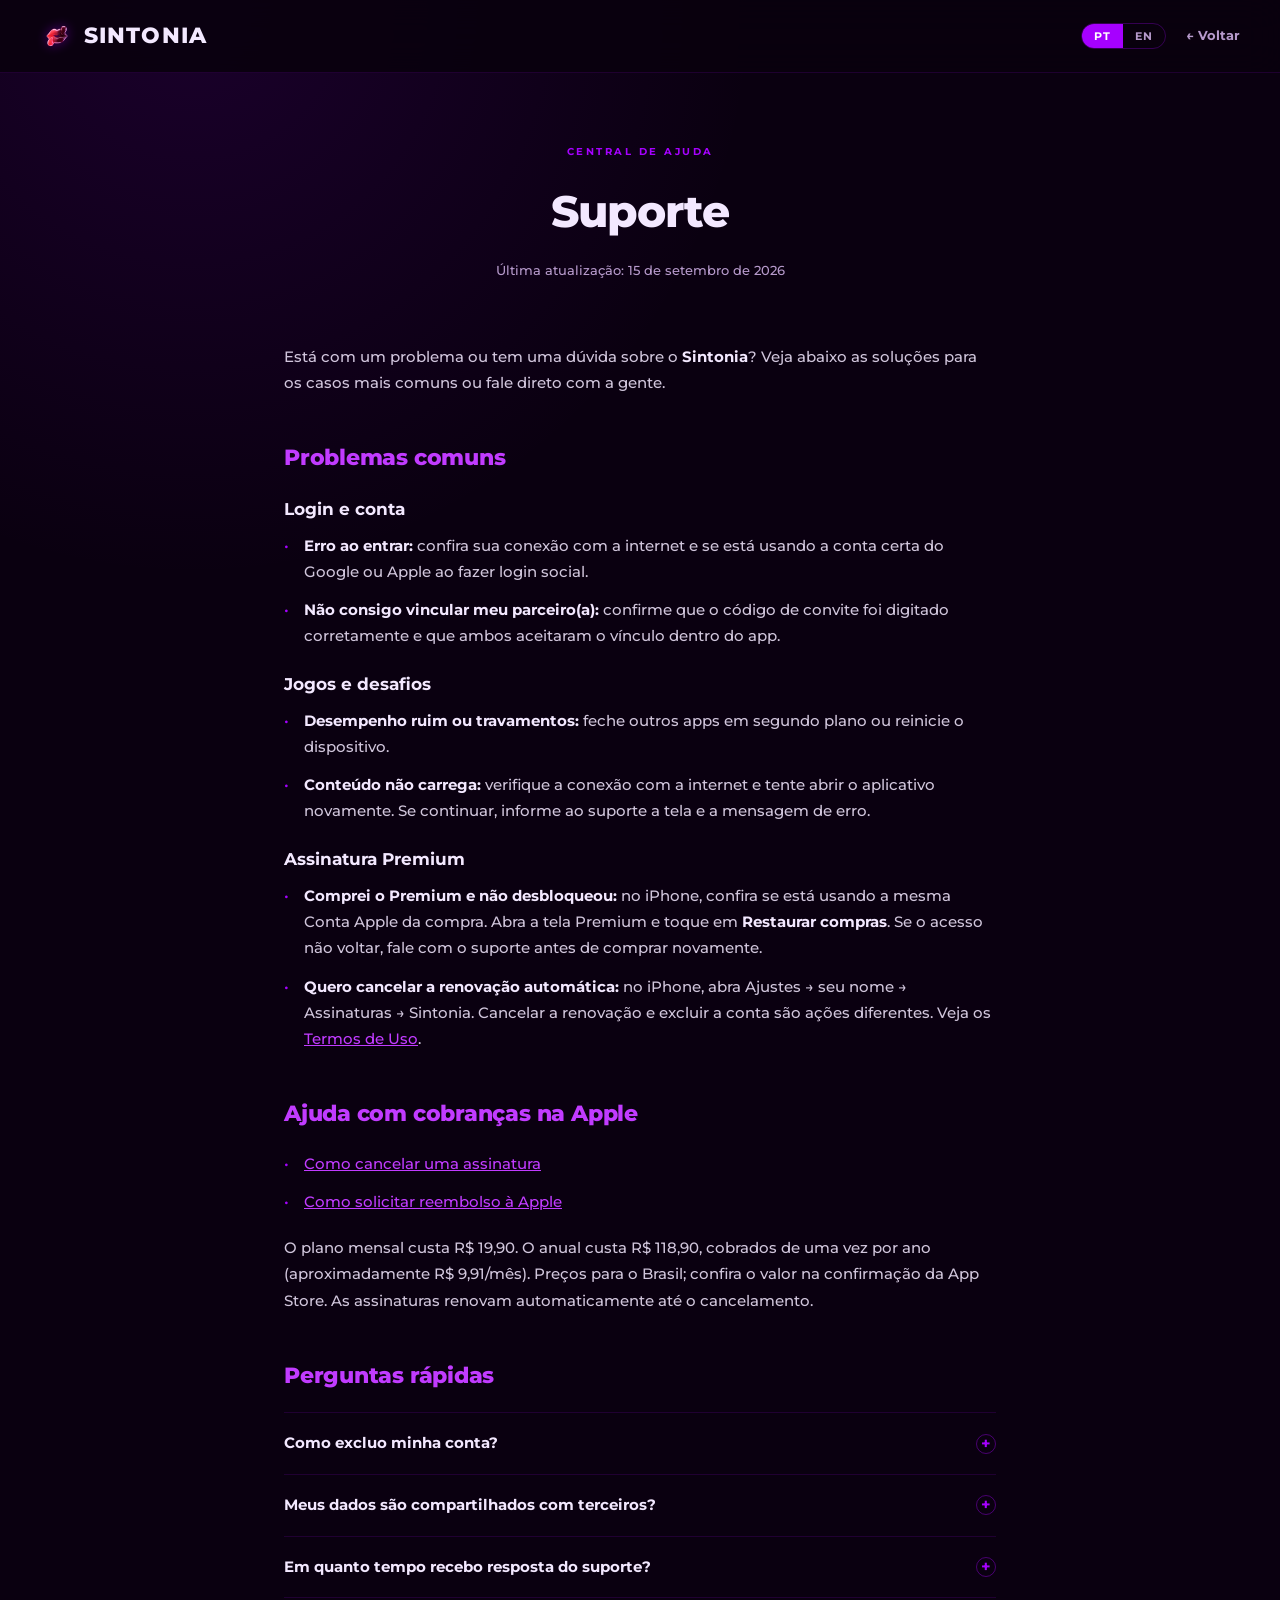
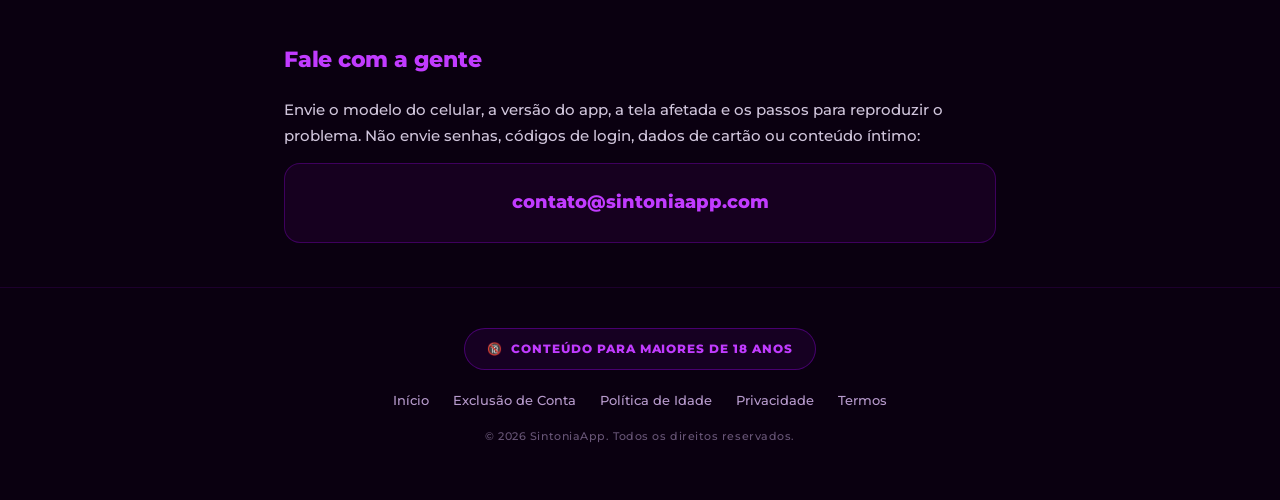
<file: suporte.html>
<!DOCTYPE html>
<html lang="pt-BR" data-lang="pt">
<head>
<meta charset="UTF-8"/>
<meta name="viewport" content="width=device-width, initial-scale=1.0"/>
<title>Suporte — Sintonia</title>
<meta name="description" content="Central de suporte do app Sintonia: soluções para problemas comuns e como falar com a gente."/>
<meta name="robots" content="index,follow"/>
<link rel="canonical" href="https://www.sintonia.app.br/suporte"/>
<link rel="icon" type="image/png" href="assets/favicon.png"/>
<link rel="apple-touch-icon" href="assets/apple-touch-icon.png"/>
<link rel="stylesheet" href="assets/fonts.css">
<style>
:root{
  --bg:#0A0010;
  --bg2:#0D0012;
  --bg-card:#16001F;
  --primary:#A600FF;
  --primary-glow:#C13BFF;
  --primary-deep:#3D0066;
  --primary-mid:#7A00CC;
  --text:#F3E8FF;
  --muted:#B79ACC;
  --border:rgba(166,0,255,.28);
  --font-s:'Montserrat',sans-serif;
  --font-b:'Montserrat',sans-serif;
}
*,*::before,*::after{box-sizing:border-box;margin:0;padding:0}
html{scroll-behavior:smooth}
body{
  background-color:var(--bg);
  background-image:radial-gradient(ellipse 80% 50% at 15% 0%,rgba(120,0,200,.15) 0%,transparent 55%);
  color:var(--text);font-family:var(--font-b);font-weight:500;font-size:16px;line-height:1.65;
}
[data-lang="pt"] .en{display:none}
[data-lang="en"] .pt{display:none}
.container{max-width:760px;margin:0 auto;padding:0 1.5rem}

nav{
  position:fixed;top:0;left:0;right:0;z-index:200;
  display:flex;align-items:center;justify-content:space-between;
  padding:1.125rem 2.5rem;
  background:rgba(9,0,14,.9);backdrop-filter:blur(18px);
  border-bottom:1px solid rgba(166,0,255,.14);
}
.logo{display:flex;align-items:center;gap:.625rem;text-decoration:none;color:var(--text)}
.logo-img{width:34px;height:34px;flex-shrink:0;filter:drop-shadow(0 0 6px rgba(166,0,255,.4))}
.logo-text{font-family:var(--font-s);font-size:1.375rem;font-weight:800;letter-spacing:.05em}
.nav-r{display:flex;align-items:center;gap:1.25rem}
.lang-toggle{display:flex;border:1px solid var(--border);border-radius:100px;overflow:hidden}
.lang-btn{padding:.3rem .75rem;background:transparent;color:var(--muted);border:none;cursor:pointer;font-family:var(--font-b);font-size:.6875rem;font-weight:700;letter-spacing:.08em;text-transform:uppercase}
.lang-btn.active{background:var(--primary);color:#fff}
.back-link{display:inline-flex;align-items:center;gap:.4rem;color:var(--muted);text-decoration:none;font-size:.8125rem;font-weight:700;transition:color .2s}
.back-link:hover{color:var(--primary)}

header.page-head{padding:9rem 0 3rem;text-align:center}
.eyebrow{font-family:var(--font-b);font-size:.625rem;font-weight:700;letter-spacing:.25em;text-transform:uppercase;color:var(--primary);display:block;margin-bottom:.875rem}
h1{font-family:var(--font-s);font-size:clamp(2rem,5vw,2.75rem);font-weight:800;letter-spacing:-.02em;margin-bottom:.75rem}
.updated{font-size:.8125rem;color:var(--muted)}

main{padding-bottom:6rem}
section.sec{margin-bottom:2.75rem}
h2{font-family:var(--font-s);font-size:1.375rem;font-weight:800;color:var(--primary-glow);margin-bottom:1.125rem;letter-spacing:-.01em}
h3{font-family:var(--font-s);font-size:1.0625rem;font-weight:700;color:var(--text);margin-bottom:.625rem}
p{color:rgba(243,232,255,.85);margin-bottom:.875rem;font-size:.9375rem;line-height:1.75}
ul{margin:0 0 1.25rem 0;list-style:none;color:rgba(243,232,255,.85);font-size:.9375rem;line-height:1.75}
li{margin-bottom:.75rem;padding-left:1.25rem;position:relative}
li::before{content:'•';position:absolute;left:0;color:var(--primary)}
strong{color:var(--text)}
.email-card{background:var(--bg-card);border:1px solid var(--border);border-radius:16px;padding:1.5rem;text-align:center;margin-bottom:1rem}
.email-card a{color:var(--primary-glow);font-weight:800;font-size:1.125rem;text-decoration:none}
.email-card a:hover{text-decoration:underline}
details{border-bottom:1px solid rgba(166,0,255,.14)}
details:first-of-type{border-top:1px solid rgba(166,0,255,.14)}
summary{
  display:flex;align-items:center;justify-content:space-between;
  padding:1.125rem 0;cursor:pointer;list-style:none;
  font-family:var(--font-s);font-size:.9375rem;font-weight:700;
  color:var(--text);gap:1rem;
}
summary::-webkit-details-marker{display:none}
summary:hover{color:var(--primary-glow)}
.faq-plus{width:20px;height:20px;flex-shrink:0;border-radius:50%;border:1px solid rgba(166,0,255,.4);display:flex;align-items:center;justify-content:center;color:var(--primary);font-size:1rem;line-height:1;transition:transform .25s}
details[open] .faq-plus{transform:rotate(45deg)}
.faq-body{font-size:.875rem;color:var(--muted);line-height:1.7;padding-bottom:1.125rem}

footer{border-top:1px solid rgba(166,0,255,.12);padding:2.5rem 1.5rem;text-align:center}
.foot-links{display:flex;gap:1.5rem;justify-content:center;margin-bottom:1rem;flex-wrap:wrap}
.foot-links a{color:var(--muted);text-decoration:none;font-size:.8125rem}
.foot-links a:hover{color:var(--primary)}
.foot-copy{font-size:.6875rem;color:rgba(183,154,204,.55);letter-spacing:.05em}
.age-warning{
  display:flex;align-items:center;justify-content:center;gap:.5rem;
  width:fit-content;margin:0 auto 1.25rem;padding:.625rem 1.375rem;
  background:rgba(166,0,255,.08);border:1px solid rgba(166,0,255,.35);
  border-radius:100px;
  font-family:var(--font-b);font-size:.75rem;font-weight:800;
  letter-spacing:.08em;text-transform:uppercase;color:var(--primary-glow);
}

@media(max-width:560px){
  nav{padding:1rem 1.25rem}
  header.page-head{padding:8rem 0 2.5rem}
}

:focus-visible{outline:3px solid #e0adff;outline-offset:4px}
.email-card a{overflow-wrap:anywhere}
@media(max-width:380px){nav{padding:.75rem}.logo-text{font-size:1rem}.nav-r{gap:.5rem}}
main a{color:var(--primary-glow)}
</style>
</head>
<body>

<nav>
  <a href="index.html" class="logo">
    <img src="assets/kiss-logo.png" class="logo-img" alt="Sintonia logo"/>
    <span class="logo-text">SINTONIA</span>
  </a>
  <div class="nav-r">
    <div class="lang-toggle" role="group" aria-label="Idioma">
      <button class="lang-btn active" data-lang="pt" aria-pressed="true" onclick="setLang('pt')">PT</button>
      <button class="lang-btn" data-lang="en" aria-pressed="false" onclick="setLang('en')">EN</button>
    </div>
    <a href="index.html" class="back-link">
      <span class="pt">← Voltar</span>
      <span class="en">← Back</span>
    </a>
  </div>
</nav>

<header class="page-head container">
  <span class="eyebrow pt">Central de Ajuda</span>
  <span class="eyebrow en">Help Center</span>
  <h1><span class="pt">Suporte</span><span class="en">Support</span></h1>
  <p class="updated"><span class="pt">Última atualização: 15 de setembro de 2026</span><span class="en">Last updated: September 15, 2026</span></p>
</header>

<main class="container">
  <section class="sec">
    <p class="pt">Está com um problema ou tem uma dúvida sobre o <strong>Sintonia</strong>? Veja abaixo as soluções para os casos mais comuns ou fale direto com a gente.</p>
    <p class="en">Having an issue or a question about <strong>Sintonia</strong>? Check the solutions below for the most common cases, or reach out to us directly.</p>
  </section>

  <section class="sec">
    <h2><span class="pt">Problemas comuns</span><span class="en">Common issues</span></h2>

    <h3><span class="pt">Login e conta</span><span class="en">Login and account</span></h3>
    <ul>
      <li><span class="pt"><strong>Erro ao entrar:</strong> confira sua conexão com a internet e se está usando a conta certa do Google ou Apple ao fazer login social.</span><span class="en"><strong>Login error:</strong> check your internet connection and make sure you're using the right Google or Apple account for social login.</span></li>
      <li><span class="pt"><strong>Não consigo vincular meu parceiro(a):</strong> confirme que o código de convite foi digitado corretamente e que ambos aceitaram o vínculo dentro do app.</span><span class="en"><strong>Can't link my partner:</strong> confirm the invite code was typed correctly and that both of you accepted the link inside the app.</span></li>
    </ul>

    <h3><span class="pt">Jogos e desafios</span><span class="en">Games and challenges</span></h3>
    <ul>
      <li><span class="pt"><strong>Desempenho ruim ou travamentos:</strong> feche outros apps em segundo plano ou reinicie o dispositivo.</span><span class="en"><strong>Poor performance or crashes:</strong> close other background apps or restart your device.</span></li>
      <li><span class="pt"><strong>Conteúdo não carrega:</strong> verifique a conexão com a internet e tente abrir o aplicativo novamente. Se continuar, informe ao suporte a tela e a mensagem de erro.</span><span class="en"><strong>Content won't load:</strong> check your internet connection and reopen the app. If the problem continues, tell support which screen and error message you see.</span></li>
    </ul>

    <h3><span class="pt">Assinatura Premium</span><span class="en">Premium subscription</span></h3>
    <ul>
      <li><span class="pt"><strong>Comprei o Premium e não desbloqueou:</strong> no iPhone, confira se está usando a mesma Conta Apple da compra. Abra a tela Premium e toque em <strong>Restaurar compras</strong>. Se o acesso não voltar, fale com o suporte antes de comprar novamente.</span><span class="en"><strong>I bought Premium and it didn't unlock:</strong> on iPhone, check that you are using the Apple Account used for the purchase. Open the Premium screen and tap <strong>Restaurar compras</strong> (Restore purchases). If access is not restored, contact support before buying again.</span></li>
      <li><span class="pt"><strong>Quero cancelar a renovação automática:</strong> no iPhone, abra Ajustes → seu nome → Assinaturas → Sintonia. Cancelar a renovação e excluir a conta são ações diferentes. Veja os <a href="termos.html" style="color:var(--primary-glow)">Termos de Uso</a>.</span><span class="en"><strong>I want to cancel auto-renewal:</strong> on iPhone, open Settings → your name → Subscriptions → Sintonia. Canceling renewal and deleting your account are separate actions. See the <a href="termos.html" style="color:var(--primary-glow)">Terms of Use</a>.</span></li>
    </ul>
  </section>

  <section class="sec">
    <h2><span class="pt">Ajuda com cobranças na Apple</span><span class="en">Apple billing help</span></h2>
    <ul>
      <li><a href="https://support.apple.com/pt-br/118428"><span class="pt">Como cancelar uma assinatura</span><span class="en">How to cancel a subscription</span></a></li>
      <li><a href="https://support.apple.com/pt-br/118223"><span class="pt">Como solicitar reembolso à Apple</span><span class="en">How to request a refund from Apple</span></a></li>
    </ul>
    <p class="pt">O plano mensal custa R$ 19,90. O anual custa R$ 118,90, cobrados de uma vez por ano (aproximadamente R$ 9,91/mês). Preços para o Brasil; confira o valor na confirmação da App Store. As assinaturas renovam automaticamente até o cancelamento.</p>
    <p class="en">In Brazil, the monthly plan costs R$ 19.90. The annual plan costs R$ 118.90, billed once per year (approximately R$ 9.91/month). Check the price in the App Store confirmation. Subscriptions renew automatically until canceled.</p>
  </section>

  <section class="sec">
    <h2><span class="pt">Perguntas rápidas</span><span class="en">Quick questions</span></h2>
    <details><summary><span class="pt">Como excluo minha conta?</span><span class="en">How do I delete my account?</span><div class="faq-plus">+</div></summary><div class="faq-body"><span class="pt">Siga as instruções na página de <a href="exclusao-de-conta.html" style="color:var(--primary-glow)">Exclusão de Conta</a>.</span><span class="en">Follow the instructions on the <a href="exclusao-de-conta.html" style="color:var(--primary-glow)">Account Deletion</a> page.</span></div></details>
    <details><summary><span class="pt">Meus dados são compartilhados com terceiros?</span><span class="en">Is my data shared with third parties?</span><div class="faq-plus">+</div></summary><div class="faq-body"><span class="pt">Usamos prestadores como Firebase e RevenueCat para oferecer o serviço. Veja o detalhamento na <a href="privacidade.html" style="color:var(--primary-glow)">Política de Privacidade</a>.</span><span class="en">We use providers such as Firebase and RevenueCat to deliver the service. See our <a href="privacidade.html" style="color:var(--primary-glow)">Privacy Policy</a>.</span></div></details>
    <details><summary><span class="pt">Em quanto tempo recebo resposta do suporte?</span><span class="en">How long until I get a support reply?</span><div class="faq-plus">+</div></summary><div class="faq-body"><span class="pt">Respondemos e-mails de suporte em até 3 dias úteis.</span><span class="en">We reply to support emails within 3 business days.</span></div></details>
  </section>

  <section class="sec">
    <h2><span class="pt">Fale com a gente</span><span class="en">Contact us</span></h2>
    <p class="pt">Envie o modelo do celular, a versão do app, a tela afetada e os passos para reproduzir o problema. Não envie senhas, códigos de login, dados de cartão ou conteúdo íntimo:</p>
    <p class="en">Send your phone model, app version, affected screen and the steps to reproduce the problem. Do not send passwords, login codes, card details or intimate content:</p>
    <div class="email-card">
      <a href="mailto:contato@sintoniaapp.com?subject=Suporte%20Sintonia">contato@sintoniaapp.com</a>
    </div>
  </section>
</main>

<footer>
  <div class="age-warning">
    🔞 <span class="pt">Conteúdo para maiores de 18 anos</span><span class="en">18+ Adults Only</span>
  </div>
  <div class="foot-links">
    <a href="index.html"><span class="pt">Início</span><span class="en">Home</span></a>
    <a href="exclusao-de-conta.html"><span class="pt">Exclusão de Conta</span><span class="en">Account Deletion</span></a>
    <a href="age-policy.html"><span class="pt">Política de Idade</span><span class="en">Age Policy</span></a>
    <a href="privacidade.html"><span class="pt">Privacidade</span><span class="en">Privacy</span></a>
    <a href="termos.html"><span class="pt">Termos</span><span class="en">Terms</span></a>
  </div>
  <p class="foot-copy">
    <span class="pt">© 2026 SintoniaApp. Todos os direitos reservados.</span>
    <span class="en">© 2026 SintoniaApp. All rights reserved.</span>
  </p>
</footer>

<script>
function setLang(lang) {
  if (lang !== 'pt' && lang !== 'en') return;
  document.documentElement.setAttribute('data-lang', lang);
  document.documentElement.lang = lang === 'pt' ? 'pt-BR' : 'en';
  document.querySelectorAll('.lang-btn').forEach(b =>
    {
      b.classList.toggle('active', b.dataset.lang === lang);
      b.setAttribute('aria-pressed', String(b.dataset.lang === lang));
    });
  try { localStorage.setItem('sintonia-lang', lang); } catch (_) { /* Storage may be blocked. */ }
}
try {
  const savedLang = localStorage.getItem('sintonia-lang');
  if (savedLang === 'en') setLang(savedLang);
} catch (_) { /* Keep Portuguese when storage is unavailable. */ }
</script>
</body>
</html>
</file>
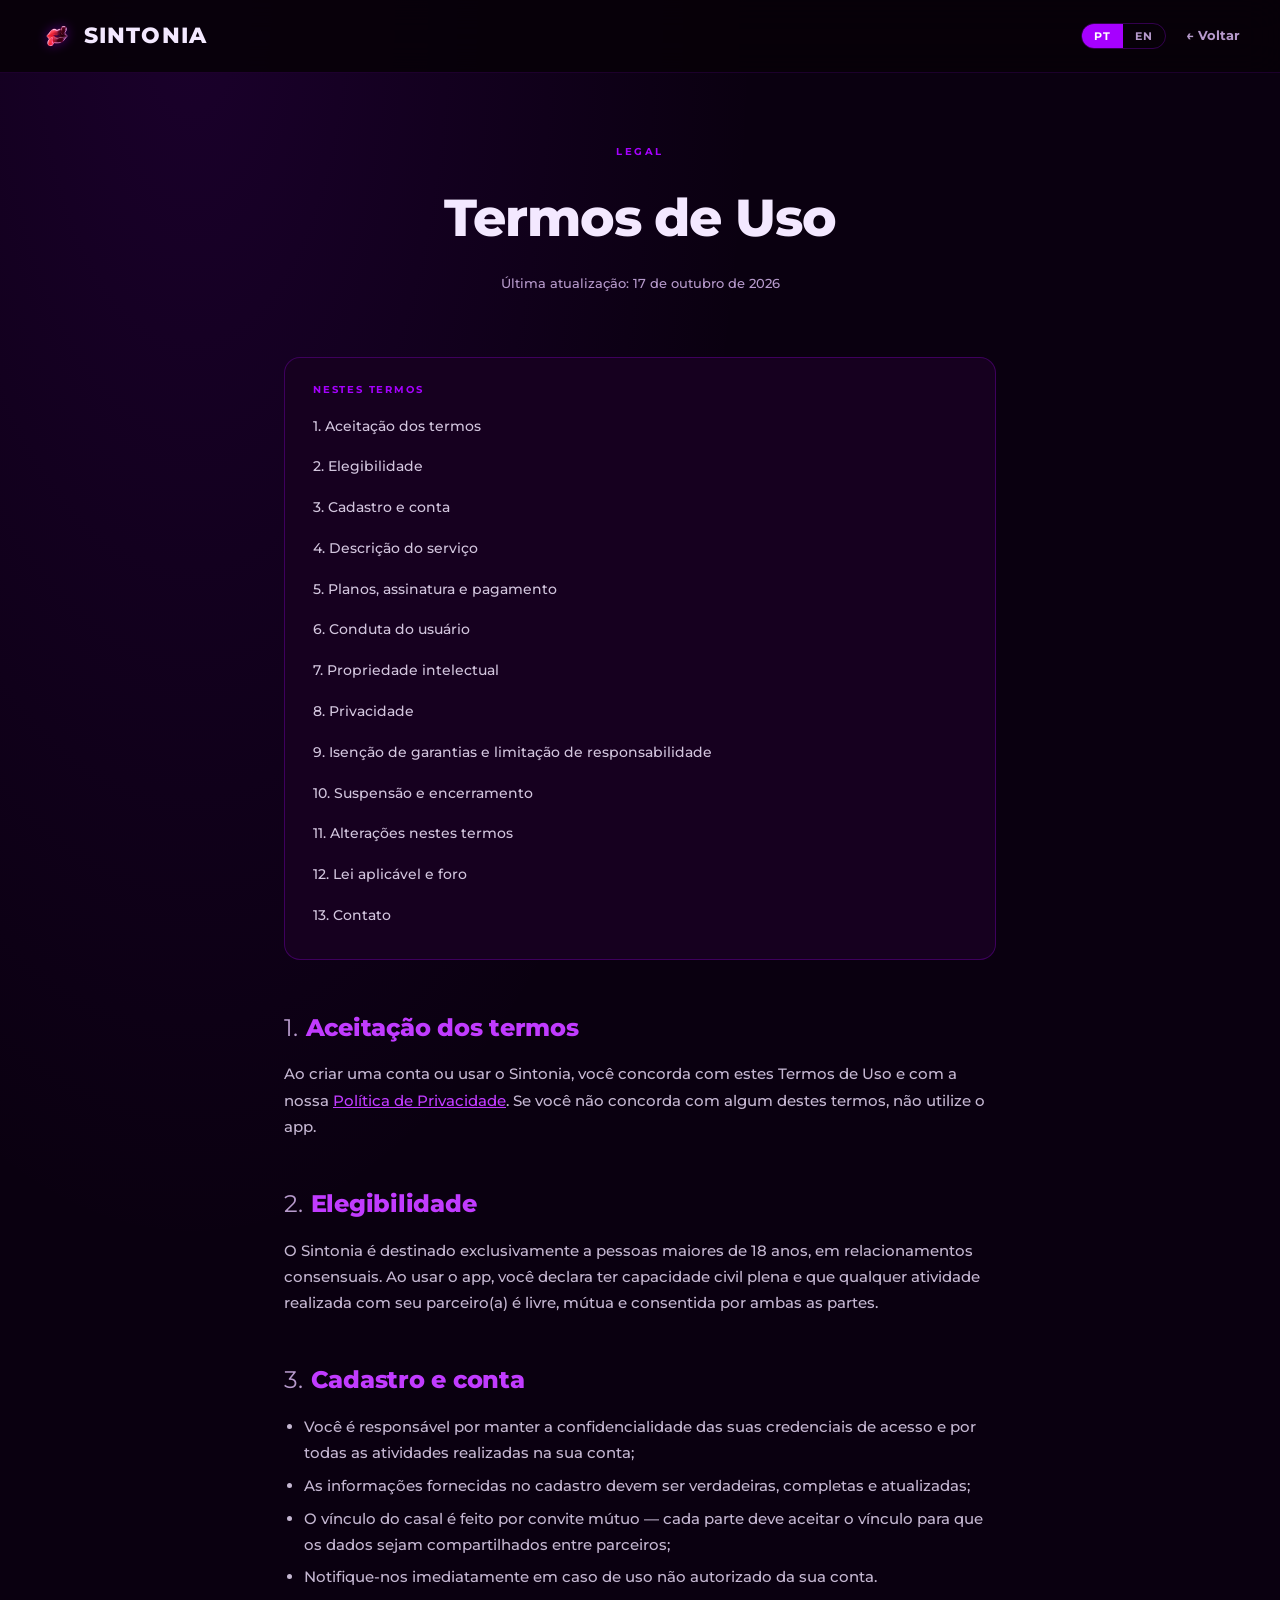
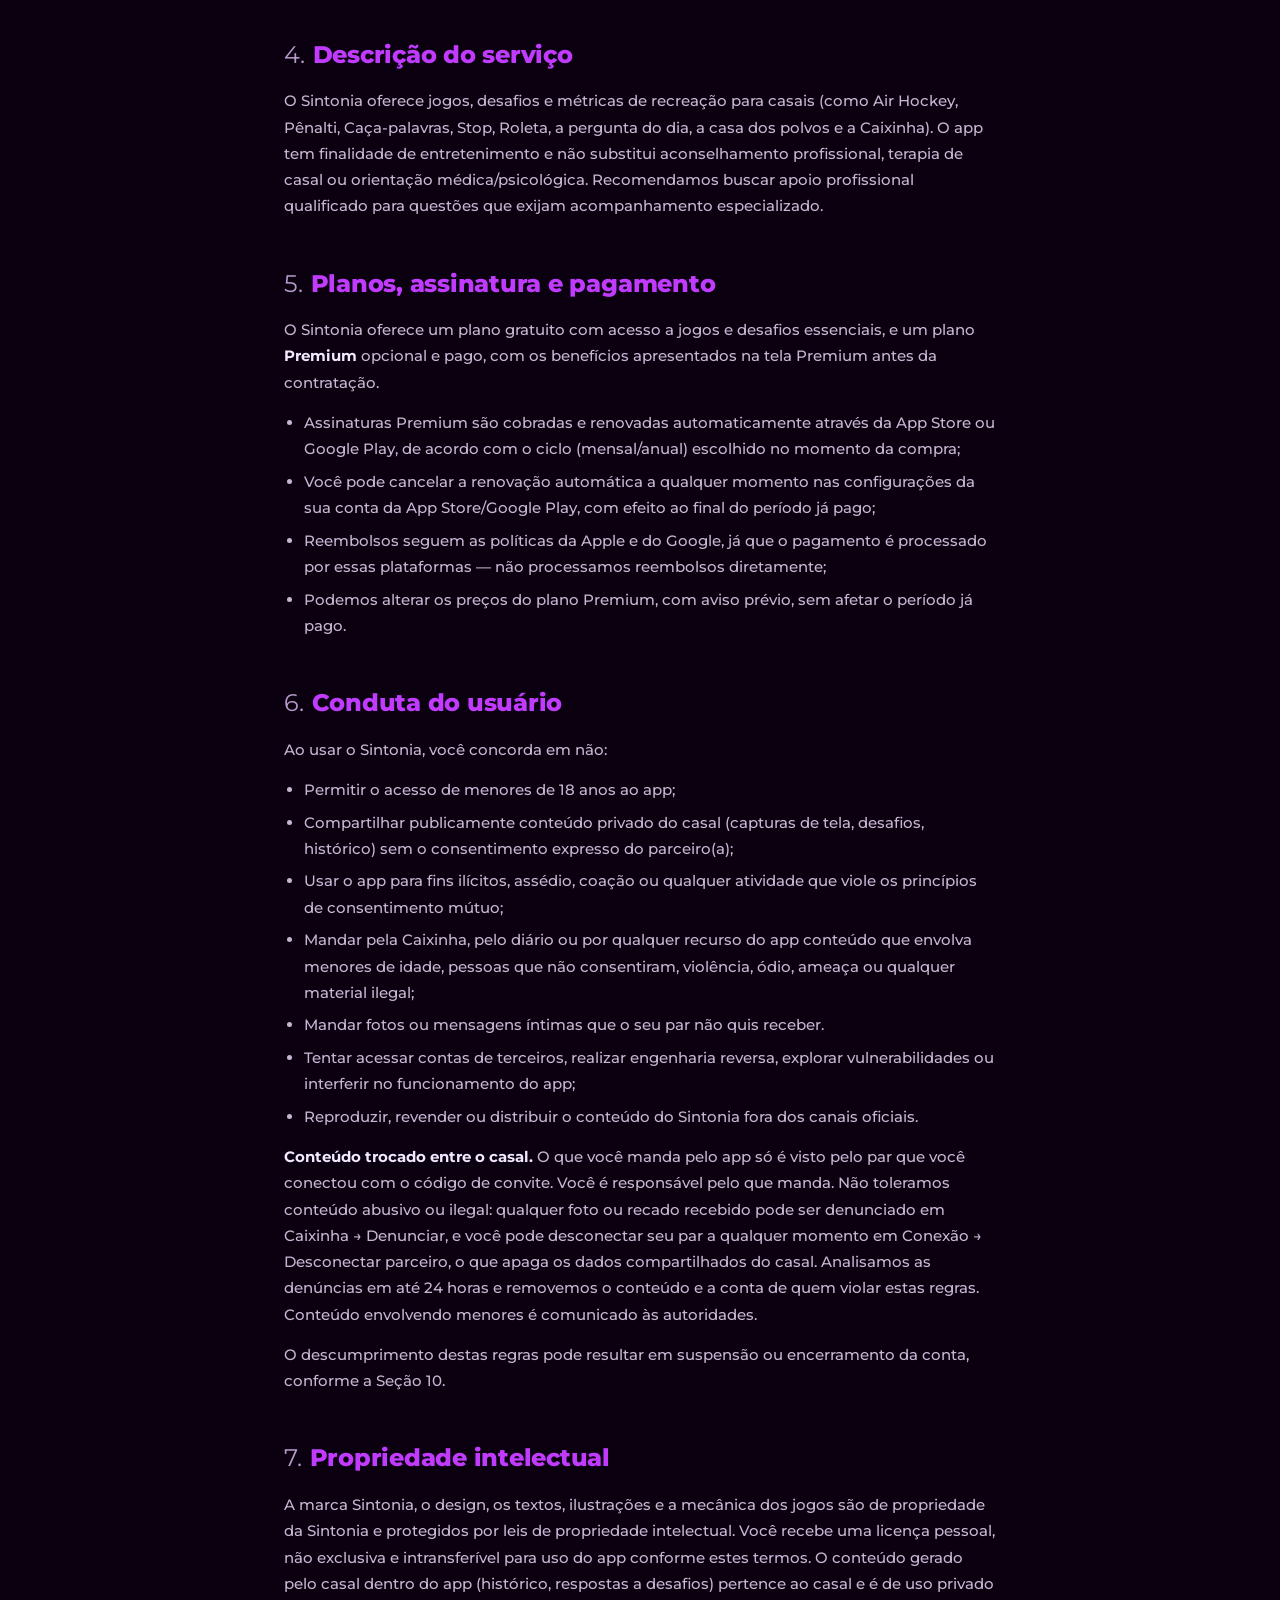
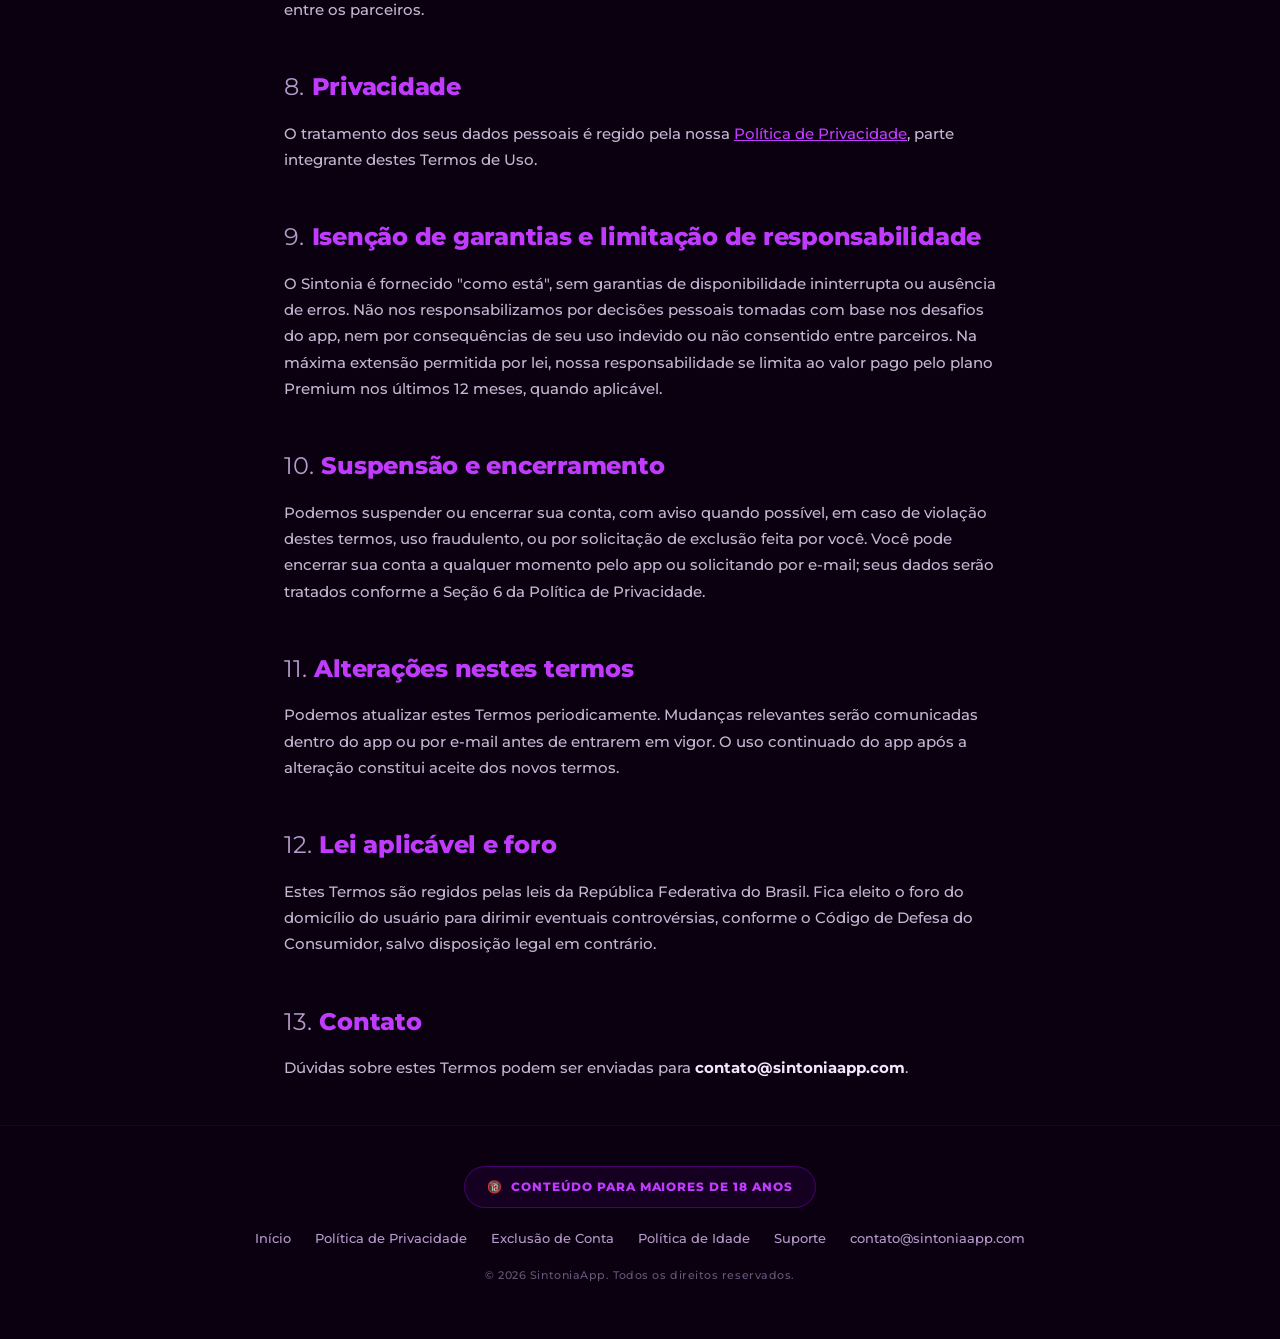
<file: termos.html>
<!DOCTYPE html>
<html lang="pt-BR" data-lang="pt">
<head>
<meta charset="UTF-8"/>
<meta name="viewport" content="width=device-width, initial-scale=1.0"/>
<title>Termos de Uso — Sintonia</title>
<meta name="description" content="Termos de Uso do app Sintonia: elegibilidade, conta, assinatura Premium, conduta aceitável e responsabilidades."/>
<meta name="robots" content="index,follow"/>
<link rel="canonical" href="https://www.sintonia.app.br/termos"/>
<link rel="icon" type="image/png" href="assets/favicon.png"/>
<link rel="apple-touch-icon" href="assets/apple-touch-icon.png"/>
<link rel="stylesheet" href="assets/fonts.css">
<style>
:root{
  --bg:#0A0010;
  --bg2:#0D0012;
  --bg-card:#16001F;
  --primary:#A600FF;
  --primary-glow:#C13BFF;
  --primary-deep:#3D0066;
  --primary-mid:#7A00CC;
  --text:#F3E8FF;
  --muted:#B79ACC;
  --border:rgba(166,0,255,.28);
  --font-s:'Montserrat',sans-serif;
  --font-b:'Montserrat',sans-serif;
}
*,*::before,*::after{box-sizing:border-box;margin:0;padding:0}
html{scroll-behavior:smooth}
body{
  background-color:var(--bg);
  background-image:radial-gradient(ellipse 80% 50% at 15% 0%,rgba(120,0,200,.15) 0%,transparent 55%);
  color:var(--text);font-family:var(--font-b);font-weight:500;font-size:16px;line-height:1.65;
}
[data-lang="pt"] .en{display:none}
[data-lang="en"] .pt{display:none}
.container{max-width:760px;margin:0 auto;padding:0 1.5rem}

/* NAV */
body > nav{
  position:fixed;top:0;left:0;right:0;z-index:200;
  display:flex;align-items:center;justify-content:space-between;
  padding:1.125rem 2.5rem;
  background:rgba(7,0,8,.9);backdrop-filter:blur(18px);
  border-bottom:1px solid rgba(166,0,255,.14);
}
.logo{display:flex;align-items:center;gap:.625rem;text-decoration:none;color:var(--text)}
.logo-img{width:34px;height:34px;flex-shrink:0;filter:drop-shadow(0 0 6px rgba(166,0,255,.4))}
.logo-text{font-family:var(--font-s);font-size:1.375rem;font-weight:800;letter-spacing:.05em}
.nav-r{display:flex;align-items:center;gap:1.25rem}
.lang-toggle{display:flex;border:1px solid var(--border);border-radius:100px;overflow:hidden}
.lang-btn{padding:.3rem .75rem;background:transparent;color:var(--muted);border:none;cursor:pointer;font-family:var(--font-b);font-size:.6875rem;font-weight:700;letter-spacing:.08em;text-transform:uppercase}
.lang-btn.active{background:var(--primary);color:#fff}
.back-link{display:inline-flex;align-items:center;gap:.4rem;color:var(--muted);text-decoration:none;font-size:.8125rem;font-weight:700;transition:color .2s}
.back-link:hover{color:var(--primary)}

/* HEADER */
header.page-head{padding:9rem 0 3rem;text-align:center}
.eyebrow{font-family:var(--font-b);font-size:.625rem;font-weight:700;letter-spacing:.25em;text-transform:uppercase;color:var(--primary);display:block;margin-bottom:.875rem}
h1{font-family:var(--font-s);font-size:clamp(2.25rem,5vw,3.25rem);font-weight:800;letter-spacing:-.02em;margin-bottom:.75rem}
.updated{font-size:.8125rem;color:var(--muted)}

/* TOC */
.toc{background:var(--bg-card);border:1px solid var(--border);border-radius:16px;padding:1.5rem 1.75rem;margin-bottom:3rem}
.toc-title{font-size:.625rem;font-weight:700;letter-spacing:.18em;text-transform:uppercase;color:var(--primary);margin-bottom:.875rem}
.toc ol{list-style:none;display:grid;gap:.5rem}
.toc a{color:var(--text);text-decoration:none;font-size:.875rem;opacity:.85;transition:opacity .2s,color .2s}
.toc a:hover{color:var(--primary);opacity:1}

/* CONTENT */
main{padding-bottom:6rem}
section.legal-sec{margin-bottom:2.75rem;scroll-margin-top:6rem}
h2{font-family:var(--font-s);font-size:1.5rem;font-weight:800;color:var(--primary-glow);margin-bottom:.875rem;letter-spacing:-.01em}
h2 .num{color:var(--muted);font-weight:400;margin-right:.5rem}
p{color:rgba(230,215,245,.85);margin-bottom:.875rem;font-size:.9375rem;line-height:1.75}
ul{margin:0 0 .875rem 1.25rem;color:rgba(230,215,245,.85);font-size:.9375rem;line-height:1.75}
li{margin-bottom:.4rem}
strong{color:var(--text)}
.callout{background:rgba(166,0,255,.06);border:1px solid rgba(166,0,255,.18);border-radius:12px;padding:1.125rem 1.375rem;margin-bottom:.875rem}
.callout p{margin-bottom:0}

/* FOOTER */
footer{border-top:1px solid rgba(166,0,255,.12);padding:2.5rem 1.5rem;text-align:center}
.foot-links{display:flex;gap:1.5rem;justify-content:center;margin-bottom:1rem;flex-wrap:wrap}
.foot-links a{color:var(--muted);text-decoration:none;font-size:.8125rem}
.foot-links a:hover{color:var(--primary)}
.foot-copy{font-size:.6875rem;color:rgba(183,154,204,.55);letter-spacing:.05em}
.age-warning{
  display:flex;align-items:center;justify-content:center;gap:.5rem;
  width:fit-content;margin:0 auto 1.25rem;padding:.625rem 1.375rem;
  background:rgba(166,0,255,.08);border:1px solid rgba(166,0,255,.35);
  border-radius:100px;
  font-family:var(--font-b);font-size:.75rem;font-weight:800;
  letter-spacing:.08em;text-transform:uppercase;color:var(--primary-glow);
}

@media(max-width:560px){
  nav{padding:1rem 1.25rem}
  header.page-head{padding:8rem 0 2.5rem}
}

:focus-visible{outline:3px solid #e0adff;outline-offset:4px}
.email-card a{overflow-wrap:anywhere}
@media(max-width:380px){nav{padding:.75rem}.logo-text{font-size:1rem}.nav-r{gap:.5rem}}
</style>
</head>
<body>

<nav>
  <a href="index.html" class="logo">
    <img src="assets/kiss-logo.png" class="logo-img" alt="Sintonia logo"/>
    <span class="logo-text">SINTONIA</span>
  </a>
  <div class="nav-r">
    <div class="lang-toggle" role="group" aria-label="Idioma">
      <button class="lang-btn active" data-lang="pt" aria-pressed="true" onclick="setLang('pt')">PT</button>
      <button class="lang-btn" data-lang="en" aria-pressed="false" onclick="setLang('en')">EN</button>
    </div>
    <a href="index.html" class="back-link">
      <span class="pt">← Voltar</span>
      <span class="en">← Back</span>
    </a>
  </div>
</nav>

<header class="page-head container">
  <span class="eyebrow pt">Legal</span>
  <span class="eyebrow en">Legal</span>
  <h1><span class="pt">Termos de Uso</span><span class="en">Terms of Use</span></h1>
  <p class="updated"><span class="pt">Última atualização: 17 de outubro de 2026</span><span class="en">Last updated: October 17, 2026</span></p>
</header>

<main class="container">
  <nav class="toc" aria-label="Sumário">
    <div class="toc-title pt">Nestes termos</div>
    <div class="toc-title en">On this page</div>
    <ol>
      <li><a href="#aceitacao"><span class="pt">1. Aceitação dos termos</span><span class="en">1. Acceptance of terms</span></a></li>
      <li><a href="#elegibilidade"><span class="pt">2. Elegibilidade</span><span class="en">2. Eligibility</span></a></li>
      <li><a href="#conta"><span class="pt">3. Cadastro e conta</span><span class="en">3. Registration and account</span></a></li>
      <li><a href="#servico"><span class="pt">4. Descrição do serviço</span><span class="en">4. Service description</span></a></li>
      <li><a href="#planos"><span class="pt">5. Planos, assinatura e pagamento</span><span class="en">5. Plans, subscription and payment</span></a></li>
      <li><a href="#conduta"><span class="pt">6. Conduta do usuário</span><span class="en">6. User conduct</span></a></li>
      <li><a href="#propriedade"><span class="pt">7. Propriedade intelectual</span><span class="en">7. Intellectual property</span></a></li>
      <li><a href="#privacidade-ref"><span class="pt">8. Privacidade</span><span class="en">8. Privacy</span></a></li>
      <li><a href="#garantias"><span class="pt">9. Isenção de garantias e limitação de responsabilidade</span><span class="en">9. Disclaimer and limitation of liability</span></a></li>
      <li><a href="#suspensao"><span class="pt">10. Suspensão e encerramento</span><span class="en">10. Suspension and termination</span></a></li>
      <li><a href="#alteracoes"><span class="pt">11. Alterações nestes termos</span><span class="en">11. Changes to these terms</span></a></li>
      <li><a href="#lei"><span class="pt">12. Lei aplicável e foro</span><span class="en">12. Governing law</span></a></li>
      <li><a href="#contato"><span class="pt">13. Contato</span><span class="en">13. Contact</span></a></li>
    </ol>
  </nav>

  <section class="legal-sec" id="aceitacao">
    <h2><span class="num">1.</span><span class="pt">Aceitação dos termos</span><span class="en">Acceptance of terms</span></h2>
    <p class="pt">Ao criar uma conta ou usar o Sintonia, você concorda com estes Termos de Uso e com a nossa <a href="privacidade.html" style="color:var(--primary-glow)">Política de Privacidade</a>. Se você não concorda com algum destes termos, não utilize o app.</p>
    <p class="en">By creating an account or using Sintonia, you agree to these Terms of Use and our <a href="privacidade.html" style="color:var(--primary-glow)">Privacy Policy</a>. If you do not agree with any of these terms, do not use the app.</p>
  </section>

  <section class="legal-sec" id="elegibilidade">
    <h2><span class="num">2.</span><span class="pt">Elegibilidade</span><span class="en">Eligibility</span></h2>
    <p class="pt">O Sintonia é destinado exclusivamente a pessoas maiores de 18 anos, em relacionamentos consensuais. Ao usar o app, você declara ter capacidade civil plena e que qualquer atividade realizada com seu parceiro(a) é livre, mútua e consentida por ambas as partes.</p>
    <p class="en">Sintonia is exclusively intended for people aged 18 or older, in consensual relationships. By using the app, you represent that you have full legal capacity and that any activity carried out with your partner is free, mutual, and consented to by both parties.</p>
  </section>

  <section class="legal-sec" id="conta">
    <h2><span class="num">3.</span><span class="pt">Cadastro e conta</span><span class="en">Registration and account</span></h2>
    <ul>
      <li><span class="pt">Você é responsável por manter a confidencialidade das suas credenciais de acesso e por todas as atividades realizadas na sua conta;</span><span class="en">You are responsible for keeping your login credentials confidential and for all activity on your account;</span></li>
      <li><span class="pt">As informações fornecidas no cadastro devem ser verdadeiras, completas e atualizadas;</span><span class="en">Information provided at sign-up must be true, complete and up to date;</span></li>
      <li><span class="pt">O vínculo do casal é feito por convite mútuo — cada parte deve aceitar o vínculo para que os dados sejam compartilhados entre parceiros;</span><span class="en">The couple link is created by mutual invitation — each party must accept the link before data is shared between partners;</span></li>
      <li><span class="pt">Notifique-nos imediatamente em caso de uso não autorizado da sua conta.</span><span class="en">Notify us immediately of any unauthorized use of your account.</span></li>
    </ul>
  </section>

  <section class="legal-sec" id="servico">
    <h2><span class="num">4.</span><span class="pt">Descrição do serviço</span><span class="en">Service description</span></h2>
    <p class="pt">O Sintonia oferece jogos, desafios e métricas de recreação para casais (como Air Hockey, Pênalti, Caça-palavras, Stop, Roleta, a pergunta do dia, a casa dos polvos e a Caixinha). O app tem finalidade de entretenimento e não substitui aconselhamento profissional, terapia de casal ou orientação médica/psicológica. Recomendamos buscar apoio profissional qualificado para questões que exijam acompanhamento especializado.</p>
    <p class="en">Sintonia offers recreational games, challenges and metrics for couples (such as Air Hockey, Penalty, Word Search, Stop, Roulette, the question of the day, the octopus house and the Caixinha box). The app is for entertainment purposes and does not replace professional counseling, couples therapy, or medical/psychological guidance. We recommend seeking qualified professional support for matters that require specialized care.</p>
  </section>

  <section class="legal-sec" id="planos">
    <h2><span class="num">5.</span><span class="pt">Planos, assinatura e pagamento</span><span class="en">Plans, subscription and payment</span></h2>
    <p class="pt">O Sintonia oferece um plano gratuito com acesso a jogos e desafios essenciais, e um plano <strong>Premium</strong> opcional e pago, com os benefícios apresentados na tela Premium antes da contratação.</p>
    <p class="en">Sintonia offers a free plan with access to essential games and challenges, and an optional paid <strong>Premium</strong> plan with the benefits shown on the Premium screen before subscribing.</p>
    <ul>
      <li><span class="pt">Assinaturas Premium são cobradas e renovadas automaticamente através da App Store ou Google Play, de acordo com o ciclo (mensal/anual) escolhido no momento da compra;</span><span class="en">Premium subscriptions are billed and auto-renewed through the App Store or Google Play, according to the billing cycle (monthly/annual) chosen at purchase;</span></li>
      <li><span class="pt">Você pode cancelar a renovação automática a qualquer momento nas configurações da sua conta da App Store/Google Play, com efeito ao final do período já pago;</span><span class="en">You may cancel auto-renewal at any time in your App Store/Google Play account settings, effective at the end of the period already paid for;</span></li>
      <li><span class="pt">Reembolsos seguem as políticas da Apple e do Google, já que o pagamento é processado por essas plataformas — não processamos reembolsos diretamente;</span><span class="en">Refunds follow Apple's and Google's policies, since payment is processed by those platforms — we do not process refunds directly;</span></li>
      <li><span class="pt">Podemos alterar os preços do plano Premium, com aviso prévio, sem afetar o período já pago.</span><span class="en">We may change Premium pricing, with prior notice, without affecting any period already paid for.</span></li>
    </ul>
  </section>

  <section class="legal-sec" id="conduta">
    <h2><span class="num">6.</span><span class="pt">Conduta do usuário</span><span class="en">User conduct</span></h2>
    <p class="pt">Ao usar o Sintonia, você concorda em não:</p>
    <p class="en">By using Sintonia, you agree not to:</p>
    <ul>
      <li><span class="pt">Permitir o acesso de menores de 18 anos ao app;</span><span class="en">Allow anyone under 18 to access the app;</span></li>
      <li><span class="pt">Compartilhar publicamente conteúdo privado do casal (capturas de tela, desafios, histórico) sem o consentimento expresso do parceiro(a);</span><span class="en">Publicly share private couple content (screenshots, challenges, history) without the partner's express consent;</span></li>
      <li><span class="pt">Usar o app para fins ilícitos, assédio, coação ou qualquer atividade que viole os princípios de consentimento mútuo;</span><span class="en">Use the app for unlawful purposes, harassment, coercion, or any activity that violates the principles of mutual consent;</span></li>
      <li><span class="pt">Mandar pela Caixinha, pelo diário ou por qualquer recurso do app conteúdo que envolva menores de idade, pessoas que não consentiram, violência, ódio, ameaça ou qualquer material ilegal;</span><span class="en">Send through the Caixinha, the diary or any app feature content involving minors, people who did not consent, violence, hate, threats or any illegal material;</span></li>
      <li><span class="pt">Mandar fotos ou mensagens íntimas que o seu par não quis receber.</span><span class="en">Send intimate photos or messages your partner did not want to receive.</span></li>
      <li><span class="pt">Tentar acessar contas de terceiros, realizar engenharia reversa, explorar vulnerabilidades ou interferir no funcionamento do app;</span><span class="en">Attempt to access third-party accounts, reverse-engineer, exploit vulnerabilities, or interfere with the app's operation;</span></li>
      <li><span class="pt">Reproduzir, revender ou distribuir o conteúdo do Sintonia fora dos canais oficiais.</span><span class="en">Reproduce, resell, or distribute Sintonia's content outside official channels.</span></li>
    </ul>
    <p class="pt"><strong>Conteúdo trocado entre o casal.</strong> O que você manda pelo app só é visto pelo par que você conectou com o código de convite. Você é responsável pelo que manda. Não toleramos conteúdo abusivo ou ilegal: qualquer foto ou recado recebido pode ser denunciado em Caixinha → Denunciar, e você pode desconectar seu par a qualquer momento em Conexão → Desconectar parceiro, o que apaga os dados compartilhados do casal. Analisamos as denúncias em até 24 horas e removemos o conteúdo e a conta de quem violar estas regras. Conteúdo envolvendo menores é comunicado às autoridades.</p>
    <p class="en"><strong>Content exchanged between the couple.</strong> What you send in the app is only seen by the partner you connected with the invite code. You are responsible for what you send. We have zero tolerance for abusive or illegal content: any photo or note you receive can be reported in Caixinha → Denunciar (Report), and you can disconnect your partner at any time in Conexão → Desconectar parceiro (Disconnect partner), which deletes the couple's shared data. We review reports within 24 hours and remove the content and the account of anyone who breaks these rules. Content involving minors is reported to the authorities.</p>
    <p class="pt">O descumprimento destas regras pode resultar em suspensão ou encerramento da conta, conforme a Seção 10.</p>
    <p class="en">Violating these rules may result in account suspension or termination, as described in Section 10.</p>
  </section>

  <section class="legal-sec" id="propriedade">
    <h2><span class="num">7.</span><span class="pt">Propriedade intelectual</span><span class="en">Intellectual property</span></h2>
    <p class="pt">A marca Sintonia, o design, os textos, ilustrações e a mecânica dos jogos são de propriedade da Sintonia e protegidos por leis de propriedade intelectual. Você recebe uma licença pessoal, não exclusiva e intransferível para uso do app conforme estes termos. O conteúdo gerado pelo casal dentro do app (histórico, respostas a desafios) pertence ao casal e é de uso privado entre os parceiros.</p>
    <p class="en">The Sintonia brand, design, text, illustrations and game mechanics are owned by Sintonia and protected by intellectual property laws. You receive a personal, non-exclusive, non-transferable license to use the app under these terms. Content generated by the couple within the app (history, challenge responses) belongs to the couple and is for private use between partners.</p>
  </section>

  <section class="legal-sec" id="privacidade-ref">
    <h2><span class="num">8.</span><span class="pt">Privacidade</span><span class="en">Privacy</span></h2>
    <p class="pt">O tratamento dos seus dados pessoais é regido pela nossa <a href="privacidade.html" style="color:var(--primary-glow)">Política de Privacidade</a>, parte integrante destes Termos de Uso.</p>
    <p class="en">The processing of your personal data is governed by our <a href="privacidade.html" style="color:var(--primary-glow)">Privacy Policy</a>, which is an integral part of these Terms of Use.</p>
  </section>

  <section class="legal-sec" id="garantias">
    <h2><span class="num">9.</span><span class="pt">Isenção de garantias e limitação de responsabilidade</span><span class="en">Disclaimer and limitation of liability</span></h2>
    <p class="pt">O Sintonia é fornecido "como está", sem garantias de disponibilidade ininterrupta ou ausência de erros. Não nos responsabilizamos por decisões pessoais tomadas com base nos desafios do app, nem por consequências de seu uso indevido ou não consentido entre parceiros. Na máxima extensão permitida por lei, nossa responsabilidade se limita ao valor pago pelo plano Premium nos últimos 12 meses, quando aplicável.</p>
    <p class="en">Sintonia is provided "as is", without guarantees of uninterrupted availability or error-free operation. We are not responsible for personal decisions made based on the app's challenges, nor for consequences of improper or non-consensual use between partners. To the maximum extent permitted by law, our liability is limited to the amount paid for the Premium plan in the past 12 months, where applicable.</p>
  </section>

  <section class="legal-sec" id="suspensao">
    <h2><span class="num">10.</span><span class="pt">Suspensão e encerramento</span><span class="en">Suspension and termination</span></h2>
    <p class="pt">Podemos suspender ou encerrar sua conta, com aviso quando possível, em caso de violação destes termos, uso fraudulento, ou por solicitação de exclusão feita por você. Você pode encerrar sua conta a qualquer momento pelo app ou solicitando por e-mail; seus dados serão tratados conforme a Seção 6 da Política de Privacidade.</p>
    <p class="en">We may suspend or terminate your account, with notice when possible, in case of violation of these terms, fraudulent use, or upon your own deletion request. You may close your account at any time via the app or by emailing us; your data will be handled per Section 6 of the Privacy Policy.</p>
  </section>

  <section class="legal-sec" id="alteracoes">
    <h2><span class="num">11.</span><span class="pt">Alterações nestes termos</span><span class="en">Changes to these terms</span></h2>
    <p class="pt">Podemos atualizar estes Termos periodicamente. Mudanças relevantes serão comunicadas dentro do app ou por e-mail antes de entrarem em vigor. O uso continuado do app após a alteração constitui aceite dos novos termos.</p>
    <p class="en">We may update these Terms periodically. Material changes will be communicated in-app or by email before taking effect. Continued use of the app after the change constitutes acceptance of the new terms.</p>
  </section>

  <section class="legal-sec" id="lei">
    <h2><span class="num">12.</span><span class="pt">Lei aplicável e foro</span><span class="en">Governing law</span></h2>
    <p class="pt">Estes Termos são regidos pelas leis da República Federativa do Brasil. Fica eleito o foro do domicílio do usuário para dirimir eventuais controvérsias, conforme o Código de Defesa do Consumidor, salvo disposição legal em contrário.</p>
    <p class="en">These Terms are governed by the laws of Brazil. Disputes will be resolved in the courts of the user's domicile, in accordance with Brazilian consumer protection law, unless otherwise required by law.</p>
  </section>

  <section class="legal-sec" id="contato">
    <h2><span class="num">13.</span><span class="pt">Contato</span><span class="en">Contact</span></h2>
    <p class="pt">Dúvidas sobre estes Termos podem ser enviadas para <strong>contato@sintoniaapp.com</strong>.</p>
    <p class="en">Questions about these Terms can be sent to <strong>contact@sintoniaapp.com</strong>.</p>
  </section>
</main>

<footer>
  <div class="age-warning">
    🔞 <span class="pt">Conteúdo para maiores de 18 anos</span><span class="en">18+ Adults Only</span>
  </div>
  <div class="foot-links">
    <a href="index.html"><span class="pt">Início</span><span class="en">Home</span></a>
    <a href="privacidade.html"><span class="pt">Política de Privacidade</span><span class="en">Privacy Policy</span></a>
    <a href="exclusao-de-conta.html"><span class="pt">Exclusão de Conta</span><span class="en">Account Deletion</span></a>
    <a href="age-policy.html"><span class="pt">Política de Idade</span><span class="en">Age Policy</span></a>
    <a href="suporte.html"><span class="pt">Suporte</span><span class="en">Support</span></a>
    <a href="mailto:contato@sintoniaapp.com">contato@sintoniaapp.com</a>
  </div>
  <p class="foot-copy">
    <span class="pt">© 2026 SintoniaApp. Todos os direitos reservados.</span>
    <span class="en">© 2026 SintoniaApp. All rights reserved.</span>
  </p>
</footer>

<script>
function setLang(lang) {
  if (lang !== 'pt' && lang !== 'en') return;
  document.documentElement.setAttribute('data-lang', lang);
  document.documentElement.lang = lang === 'pt' ? 'pt-BR' : 'en';
  document.querySelectorAll('.lang-btn').forEach(b =>
    {
      b.classList.toggle('active', b.dataset.lang === lang);
      b.setAttribute('aria-pressed', String(b.dataset.lang === lang));
    });
  try { localStorage.setItem('sintonia-lang', lang); } catch (_) { /* Storage may be blocked. */ }
}
try {
  const savedLang = localStorage.getItem('sintonia-lang');
  if (savedLang === 'en') setLang(savedLang);
} catch (_) { /* Keep Portuguese when storage is unavailable. */ }
</script>
</body>
</html>
</file>
<file: assets/fonts.css>
@font-face {
  font-family: 'Montserrat';
  font-style: normal;
  font-weight: 400;
  font-display: swap;
  src: url(fonts/Montserrat-400.ttf) format('truetype');
}
@font-face {
  font-family: 'Montserrat';
  font-style: normal;
  font-weight: 500;
  font-display: swap;
  src: url(fonts/Montserrat-500.ttf) format('truetype');
}
@font-face {
  font-family: 'Montserrat';
  font-style: normal;
  font-weight: 600;
  font-display: swap;
  src: url(fonts/Montserrat-600.ttf) format('truetype');
}
@font-face {
  font-family: 'Montserrat';
  font-style: normal;
  font-weight: 700;
  font-display: swap;
  src: url(fonts/Montserrat-700.ttf) format('truetype');
}
@font-face {
  font-family: 'Montserrat';
  font-style: normal;
  font-weight: 800;
  font-display: swap;
  src: url(fonts/Montserrat-800.ttf) format('truetype');
}
@font-face {
  font-family: 'Montserrat';
  font-style: normal;
  font-weight: 900;
  font-display: swap;
  src: url(fonts/Montserrat-900.ttf) format('truetype');
}
</file>
<file: assets/site.css>
/* Sintonia — landing page. Dark purple identity, iOS-flavoured motion. */
@property --lvc { syntax: '<color>'; inherits: true; initial-value: #ffb45c; }

:root {
  --bg: #100d14;
  --bg-deep: #0a0810;
  --surface: #17121c;
  --ink: #f7f3fa;
  --ink-2: #d9d1e2;
  --muted: #aaa2b2;
  --dim: #7f7589;
  --purple: #bd83f8;
  --violet: #a600ff;
  --violet-hi: #c44dff;
  --lilac: #d18eff;
  --pink: #ff5fa2;
  --red: #ff3b5c;
  --gold: #d6b46a;
  --line: rgba(255, 255, 255, .08);
  --nav-h: 58px;
  --gutter: max(24px, calc(50% - 590px));
  --ease: cubic-bezier(.32, .72, 0, 1);
  --ease-out: cubic-bezier(.16, 1, .3, 1);
  --spring: linear(0, .0063, .0243 1.1%, .0985 2.4%, .2266 3.8%, .4336 5.7%, .8474 9.5%, .9608 11%, 1.0439 12.6%, 1.0937, 1.1164 15.7%, 1.1201 17.5%, 1.1099 19.3%, 1.0673 23%, 1.0103 28.2%, .9908 31.3%, .9832 34.6%, .9876 41.2%, 1.0015 53.9%, 1.0027 62.3%, 1);
  --spring-soft: linear(0, .0107, .0406 1.9%, .1553 4.1%, .5282 9.9%, .7134 13.4%, .8458 17.2%, .9331 21.2%, .9854 25.6%, 1.0083 29.9%, 1.0167 34.9%, 1.0135 43.4%, 1.0024 60%, .9996 78.3%, 1);
  --sf: -apple-system, BlinkMacSystemFont, "SF Pro Text", "SF Pro Display", "Segoe UI", system-ui, sans-serif;
  color-scheme: dark;
}

*, *::before, *::after { box-sizing: border-box; }
html { -webkit-text-size-adjust: 100%; scroll-padding-top: 88px; }
html:not(.rm) { scroll-behavior: smooth; }
body { margin: 0; background: var(--bg); color: var(--ink); font: 500 16px/1.6 Montserrat, system-ui, sans-serif; -webkit-font-smoothing: antialiased; -moz-osx-font-smoothing: grayscale; overflow-x: hidden; }
@supports (overflow: clip) { body { overflow-x: clip; } }
img, video, svg { display: block; max-width: 100%; }
a { color: inherit; text-decoration: none; }
button { font: inherit; color: inherit; cursor: pointer; border: 0; background: none; padding: 0; }
h1, h2, h3, p { margin: 0; }
::selection { background: rgba(189, 131, 248, .35); }
:focus-visible { outline: 2px solid var(--purple); outline-offset: 4px; border-radius: 10px; }
.wrap { width: min(1180px, calc(100% - 48px)); margin-inline: auto; }
.skip { position: fixed; top: -80px; left: 16px; z-index: 120; padding: 12px 18px; border-radius: 12px; background: var(--purple); color: #1d0b2e; font-weight: 700; }
.skip:focus { top: 16px; }

.kicker { display: inline-flex; align-items: center; gap: 8px; font-size: 13px; font-weight: 700; letter-spacing: .1em; text-transform: uppercase; color: var(--lilac); }
.kicker svg, .ico-flame { width: 16px; height: 16px; fill: currentColor; flex: none; }
.kicker-gold { color: var(--gold); }
.lead { margin-top: 20px; max-width: 44ch; font-size: clamp(16px, 1.3vw, 19px); line-height: 1.6; color: var(--muted); }
.fine { margin-top: 16px; font-size: 13px; color: var(--dim); }

/* ---------- buttons ---------- */
.btn { display: inline-flex; align-items: center; justify-content: center; gap: 8px; height: 40px; padding: 0 18px; border-radius: 999px; background: var(--purple); color: #1d0b2e; font-size: 14px; font-weight: 700; white-space: nowrap; transition: transform .45s var(--spring), background .25s, box-shadow .25s; }
.btn:hover { background: #cc9dfa; box-shadow: 0 10px 30px -8px rgba(189, 131, 248, .6); }
.btn:active { transform: scale(.95); transition-duration: .12s; }
.btn svg { width: 18px; height: 18px; fill: currentColor; }

.store-row { display: flex; flex-wrap: wrap; justify-content: center; gap: 12px; }
.store { display: inline-flex; align-items: center; gap: 11px; height: 56px; padding: 0 22px 0 17px; border-radius: 17px; text-align: left; transition: transform .45s var(--spring), background .25s, box-shadow .25s; }
.store svg { width: 25px; height: 25px; fill: currentColor; flex: none; }
.store small { display: block; font-size: 10.5px; font-weight: 500; line-height: 1.1; opacity: .72; }
.store strong { display: block; font-size: 17.5px; font-weight: 700; line-height: 1.2; letter-spacing: -.02em; }
.store-light { background: #f7f3fa; color: #120d17; box-shadow: 0 12px 30px -12px rgba(247, 243, 250, .35); }
.store-glass { background: rgba(255, 255, 255, .07); color: #fff; box-shadow: inset 0 0 0 1px rgba(255, 255, 255, .14), inset 0 1px 0 rgba(255, 255, 255, .12); -webkit-backdrop-filter: blur(14px); backdrop-filter: blur(14px); }
a.store:hover { transform: translateY(-3px); }
a.store:active { transform: scale(.96); transition-duration: .12s; }

.pill { display: inline-flex; align-items: center; gap: 10px; height: 34px; padding: 0 15px; border-radius: 999px; font-size: 12.5px; font-weight: 700; color: var(--ink-2); background: rgba(255, 255, 255, .06); box-shadow: inset 0 0 0 1px rgba(255, 255, 255, .1), inset 0 1px 0 rgba(255, 255, 255, .1); -webkit-backdrop-filter: blur(14px); backdrop-filter: blur(14px); }
.pill b { font-weight: 800; color: #fff; }
.pill-dot { width: 7px; height: 7px; border-radius: 50%; background: #ff4d7a; animation: ping 2.2s var(--ease-out) infinite; }
.pill-sep { width: 1px; height: 14px; background: rgba(255, 255, 255, .18); }
@keyframes ping { 0% { box-shadow: 0 0 0 0 rgba(255, 77, 122, .7); } 80%, 100% { box-shadow: 0 0 0 9px rgba(255, 77, 122, 0); } }

/* ---------- navigation: liquid glass capsule ---------- */
.nav { position: fixed; z-index: 60; top: 12px; left: 50%; translate: -50% 0; width: min(1180px, calc(100% - 24px)); height: var(--nav-h); display: flex; align-items: center; justify-content: space-between; gap: 12px; padding: 0 9px 0 12px; border-radius: 999px; background: linear-gradient(180deg, rgba(255, 255, 255, .09), rgba(255, 255, 255, .035)); -webkit-backdrop-filter: blur(22px) saturate(170%); backdrop-filter: blur(22px) saturate(170%); box-shadow: inset 0 0 0 1px rgba(255, 255, 255, .1), inset 0 1px 0 rgba(255, 255, 255, .16), 0 12px 32px rgba(0, 0, 0, .25); transition: background .5s, box-shadow .5s; }
.nav::before { content: ''; position: absolute; inset: 0; border-radius: inherit; pointer-events: none; background: radial-gradient(160px 70px at var(--gx, 50%) 0%, rgba(255, 255, 255, .16), transparent 70%); opacity: 0; transition: opacity .4s; }
.nav:hover::before { opacity: 1; }
.nav.scrolled { background: linear-gradient(180deg, rgba(34, 27, 42, .74), rgba(20, 16, 26, .66)); box-shadow: inset 0 0 0 1px rgba(255, 255, 255, .09), inset 0 1px 0 rgba(255, 255, 255, .12), 0 16px 40px rgba(0, 0, 0, .4); }
.brand { position: relative; display: inline-flex; align-items: center; gap: 9px; font-size: 20px; font-weight: 800; letter-spacing: -.045em; }
.brand img { width: 34px; height: 34px; border-radius: 10px; box-shadow: 0 0 0 1px rgba(255, 255, 255, .1); }
.nav-links { position: relative; display: flex; gap: 2px; }
.nav-links a { padding: 8px 15px; border-radius: 999px; font-size: 14px; color: var(--ink-2); transition: background .25s, color .25s; }
.nav-links a:hover { background: rgba(255, 255, 255, .07); color: #fff; }
.nav-links a[aria-current="true"] { background: rgba(255, 255, 255, .1); color: #fff; }
.nav-actions { position: relative; display: flex; align-items: center; gap: 10px; }
.seg { --seg: 0; position: relative; display: inline-flex; padding: 3px; border-radius: 999px; background: rgba(118, 118, 128, .24); }
.seg::before { content: ''; position: absolute; top: 3px; left: 3px; width: 40px; height: 30px; border-radius: 999px; background: rgba(255, 255, 255, .2); box-shadow: 0 3px 8px rgba(0, 0, 0, .25), inset 0 1px 0 rgba(255, 255, 255, .2); transform: translateX(calc(var(--seg) * 40px)); transition: transform .5s var(--spring); }
.seg button { position: relative; z-index: 1; width: 40px; height: 30px; border-radius: 999px; font-size: 12px; font-weight: 700; color: #cfc6d8; transition: color .25s; }
.seg button[aria-pressed="true"] { color: #fff; }
.btn-nav { height: 40px; }

/* ---------- launch (iOS app-open) ---------- */
.launch { position: fixed; inset: 0; z-index: 100; display: grid; place-items: center; background: radial-gradient(circle at 50% 45%, #1c0f27, #0b0810 70%); pointer-events: none; clip-path: inset(calc(50% - 46px) calc(50% - 46px) round 24px); animation: launch-grow .85s var(--ease) .12s forwards, launch-out .45s ease 1s forwards; }
.launch-icon { width: 92px; animation: launch-icon .95s var(--ease) .12s forwards; }
@keyframes launch-grow { to { clip-path: inset(0 round 0); } }
@keyframes launch-icon { 55% { opacity: 1; } to { transform: scale(2.4); opacity: 0; } }
@keyframes launch-out { to { opacity: 0; visibility: hidden; } }
html.launched .launch, html.rm .launch { display: none; }

/* ---------- reveal utilities ---------- */
.js [data-reveal] { opacity: 0; translate: 0 26px; filter: blur(6px); transition: opacity .9s var(--ease), translate 1.1s var(--ease), filter .9s var(--ease); transition-delay: var(--rd, 0s); }
.js [data-reveal].in { opacity: 1; translate: 0 0; filter: blur(0); }
.w { display: inline-block; overflow: hidden; vertical-align: bottom; padding: .08em .03em .14em; margin: -.08em -.03em -.14em; }
.wi { display: inline-block; }
.js [data-split] .wi { translate: 0 112%; rotate: 5deg; transition: translate 1.1s var(--ease), rotate 1.1s var(--ease); transition-delay: calc(var(--i, 0) * 55ms + var(--sd, 0ms)); }
.js [data-split].in .wi { translate: 0 0; rotate: 0deg; }
html.rm [data-reveal], html.rm [data-split] .wi { opacity: 1 !important; translate: none !important; rotate: none !important; filter: none !important; transition: none !important; }

/* ---------- 1 · story ---------- */
.story { position: relative; height: 560vh; }
.story-stage { position: sticky; top: 0; height: 100vh; height: 100svh; overflow: hidden; isolation: isolate; }
.story-bg { position: absolute; inset: 0; z-index: -1; pointer-events: none; }
.glow { position: absolute; border-radius: 50%; }
.glow-a { left: 50%; top: 100%; width: 150vmax; height: 100vmax; translate: -50% -52%; background: radial-gradient(closest-side, rgba(166, 0, 255, .36), rgba(166, 0, 255, .1) 45%, transparent 72%); transform: scale(var(--ga, .85)); opacity: var(--gao, .8); }
.glow-b { left: -12vmax; top: -8vmax; width: 60vmax; height: 60vmax; background: radial-gradient(closest-side, rgba(255, 59, 92, .13), transparent 70%); }
.glow-c { right: -14vmax; top: 18%; width: 56vmax; height: 56vmax; background: radial-gradient(closest-side, rgba(196, 77, 255, .14), transparent 70%); }

.hero { position: absolute; inset: 0; z-index: 4; display: flex; flex-direction: column; align-items: center; padding: calc(var(--nav-h) + 12px + min(7vh, 70px)) 24px 0; text-align: center; will-change: transform, opacity, filter; }
.hero-title { margin-top: 22px; max-width: 12ch; font-size: clamp(44px, min(7.6vw, 11.2vh), 124px); font-weight: 800; line-height: .96; letter-spacing: -.052em; text-wrap: balance; }
.hero-title em { font-style: normal; }
.hero-title em .wi { background: linear-gradient(90deg, #dcb0ff 0%, #ff6fae 38%, #ff3b5c 62%, #c77dff 100%); background-size: var(--gw, 100%) 100%; background-position: var(--gx, 0px) 0; -webkit-background-clip: text; background-clip: text; color: transparent; }
.hero-sub { margin-top: 22px; max-width: 34ch; font-size: clamp(16px, 1.35vw, 19px); line-height: 1.55; color: var(--muted); }
.hero .store-row { margin-top: 28px; }
.hero .store-row { --rd: .12s; }

.floaters { position: absolute; inset: 0; z-index: 3; pointer-events: none; }
.fl { position: absolute; left: var(--x); top: var(--y); width: var(--w); will-change: transform, opacity; }
.fl img { width: 100%; height: auto; filter: drop-shadow(0 18px 24px rgba(0, 0, 0, .45)); animation: bob var(--t) ease-in-out infinite alternate; }
.fl-far img { filter: blur(1.5px) drop-shadow(0 12px 18px rgba(0, 0, 0, .4)); opacity: .82; }
.js .fl img { scale: 0; transition: scale 1.2s var(--spring); transition-delay: calc(var(--i, 0) * 70ms); }
.js .ready .fl img { scale: 1; }
@keyframes bob { from { translate: 0 -10px; rotate: calc(var(--r) - 4deg); } to { translate: 0 12px; rotate: calc(var(--r) + 4deg); } }

/* iPhone (all sizes in em: 1em = 1% of the phone height) */
.phone-rig { position: absolute; left: 50%; top: 50%; width: 0; height: 0; z-index: 2; perspective: 1700px; }
.iphone { --ph: min(700px, 80svh); position: absolute; left: -24.2em; top: -50em; width: 48.4em; height: 100em; font-size: calc(var(--ph) / 100); border-radius: 8.3em; padding: .55em; background: linear-gradient(135deg, #e0dae6 0%, #6f6878 12%, #2b2830 30%, #4d4855 52%, #1d1a21 72%, #928b9a 100%); box-shadow: 0 0 0 .1em rgba(0, 0, 0, .7), 0 6em 12em -3em rgba(0, 0, 0, .8), 0 2em 6em rgba(90, 0, 150, .28), inset 0 0 .3em rgba(255, 255, 255, .45); transform-origin: 50% 60%; will-change: transform; }
.ip-btn { position: absolute; width: .75em; border-radius: .4em; background: linear-gradient(90deg, #6b6572, #2a272e); }
.ip-action { left: -.55em; top: 17em; height: 5.5em; }
.ip-vol-up { left: -.55em; top: 25.5em; height: 9em; }
.ip-vol-down { left: -.55em; top: 36.5em; height: 9em; }
.ip-power { right: -.55em; top: 29em; height: 14em; background: linear-gradient(270deg, #6b6572, #2a272e); }
.ip-body { position: relative; height: 100%; border-radius: 7.8em; padding: 1.3em; background: #030204; box-shadow: inset 0 0 0 .16em #1d1b20; }
.ip-screen { position: relative; height: 100%; overflow: hidden; border-radius: 6.6em; background: #000; isolation: isolate; font-family: var(--sf); -webkit-mask-image: -webkit-radial-gradient(white, black); }
.ip-screen::after { content: ''; position: absolute; inset: 0; z-index: 60; pointer-events: none; background: linear-gradient(118deg, rgba(255, 255, 255, .08) 0%, rgba(255, 255, 255, 0) 26%, rgba(255, 255, 255, 0) 72%, rgba(255, 255, 255, .03) 100%); }
.ip-status { position: absolute; z-index: 30; top: 0; left: 0; right: 0; height: 7.2em; display: flex; align-items: center; justify-content: space-between; padding: .7em 3.8em 0 4.6em; color: #fff; pointer-events: none; }
.ip-time { font-size: 2.35em; font-weight: 600; letter-spacing: -.02em; }
.ip-icons { display: flex; align-items: center; gap: .7em; }
.ip-icons svg { height: 1.5em; width: auto; fill: currentColor; }
.ip-icons .ip-batt { height: 1.65em; }
.ip-home { position: absolute; z-index: 45; left: 50%; bottom: 1.05em; width: 17em; height: .62em; translate: -50% 0; border-radius: 1em; background: rgba(255, 255, 255, .88); }

.island { position: absolute; z-index: 31; top: 1.6em; left: 50%; width: 14.2em; height: 4.2em; translate: -50% 0; overflow: hidden; border-radius: 3em; background: #000; transition: width .75s var(--spring), height .75s var(--spring), border-radius .6s var(--ease); }
.island.live { width: 41.5em; height: 9.2em; border-radius: 4.6em; }
.island::after { content: ''; position: absolute; right: 1.25em; top: 50%; width: 1.5em; height: 1.5em; translate: 0 -50%; border-radius: 50%; background: radial-gradient(circle at 36% 34%, #4a4f72 0 14%, #171826 42%, #06060a 72%); box-shadow: inset 0 0 0 .12em #10111b; transition: opacity .25s; }
.island.live::after { opacity: 0; }
.island-live { position: absolute; inset: 0; display: flex; align-items: center; gap: 1.5em; padding: 0 1.7em 0 1.5em; opacity: 0; filter: blur(.5em); transition: opacity .3s, filter .3s; }
.island.live .island-live { opacity: 1; filter: blur(0); transition-delay: .28s; }
.island-live img { flex: none; width: 6em; height: 6em; object-fit: contain; border-radius: 50%; background: radial-gradient(circle, #2e1b3a, #140c1a); padding: .5em; }
.island-live b { display: block; font-size: 2.05em; font-weight: 600; color: #fff; white-space: nowrap; letter-spacing: -.01em; }
.island-live small { display: block; font-size: 1.7em; color: #b4a9be; white-space: nowrap; }
.island-ring { flex: none; margin-left: auto; width: 4.8em; height: 4.8em; border-radius: 50%; background: radial-gradient(circle, #c44dff 0 30%, transparent 31%), conic-gradient(#c44dff 0 100%); -webkit-mask: radial-gradient(circle, #000 0 30%, transparent 31% 52%, #000 53%); mask: radial-gradient(circle, #000 0 30%, transparent 31% 52%, #000 53%); animation: ring-beat 1.4s var(--ease-out) infinite; }
@keyframes ring-beat { 0%, 100% { transform: scale(1); } 20% { transform: scale(1.14); } 40% { transform: scale(.96); } }
.iphone.buzz { animation: buzz .5s var(--ease-out); }
@keyframes buzz { 20% { translate: -.35em 0; } 40% { translate: .3em 0; } 60% { translate: -.2em 0; } 80% { translate: .1em 0; } }

.app { position: absolute; inset: 0; padding-top: 7.6em; background: #000; will-change: transform; }
.app::before { content: ''; position: absolute; z-index: 2; top: 0; left: 0; right: 0; height: 7.8em; pointer-events: none; background: linear-gradient(180deg, #000 0%, rgba(0, 0, 0, .94) 55%, rgba(0, 0, 0, 0) 100%); }
.app-games { transform: translate3d(100%, 0, 0); box-shadow: -3em 0 6em rgba(0, 0, 0, .7); }
.app-scroll { display: flex; flex-direction: column; gap: 2em; padding: 0 2.2em 14em; will-change: transform; }
.acard { position: relative; flex: none; height: 15.6em; display: flex; align-items: center; justify-content: space-between; gap: 1em; padding: 0 2.6em; overflow: hidden; border-radius: 3.4em; font-family: Montserrat, sans-serif; background: linear-gradient(180deg, #9d05ff 0%, #7400c8 28%, #3a0063 70%, #1a002c 100%); box-shadow: inset 0 0 0 .14em rgba(214, 150, 255, .55), inset 0 .35em .6em rgba(255, 255, 255, .16); }
.acard strong { font-size: 3.6em; font-weight: 800; line-height: 1.05; letter-spacing: -.02em; color: #fff; text-shadow: 0 .08em .25em rgba(0, 0, 0, .5); }
.acard > img { height: 11.5em; width: auto; max-width: 42%; object-fit: contain; filter: drop-shadow(0 .6em .8em rgba(0, 0, 0, .45)); }
.acard-main { height: 19em; }
.acard-main strong { display: block; font-size: 5.3em; }
.acard-main small { display: block; margin-top: .55em; font-size: 1.55em; font-weight: 700; color: #fff; opacity: .92; }
.acard-main > img { height: 12.5em; }
.app-video { height: 38em; margin: -1em -2.2em; }
.app-video video { width: 100%; height: 100%; object-fit: contain; }
.app-tabbar { position: absolute; z-index: 12; left: 0; right: 0; bottom: 0; height: 9.8em; display: flex; align-items: center; justify-content: space-around; padding: 0 5em 1.8em; background: linear-gradient(180deg, rgba(0, 0, 0, .75), #000 30%); border-top: .1em solid rgba(255, 255, 255, .06); }
.app-tabbar > img { height: 4.3em; width: auto; }
.tab-center { width: 6.8em; height: 6.8em; margin-top: -3em; display: grid; place-items: center; border-radius: 50%; background: radial-gradient(circle at 50% 35%, #2d1339, #0b0610); box-shadow: 0 0 0 .15em rgba(196, 77, 255, .4), 0 .6em 1.8em rgba(166, 0, 255, .4); }
.tab-center img { width: 4.6em; height: auto; }
.sheet-dim { position: absolute; inset: 0; z-index: 20; background: rgba(0, 0, 0, .55); opacity: 0; pointer-events: none; }
.sheet { position: absolute; z-index: 21; left: .9em; right: .9em; bottom: .9em; display: flex; flex-direction: column; align-items: center; padding: 1.6em 3em 4.2em; text-align: center; border-radius: 5.6em; background: linear-gradient(180deg, rgba(40, 31, 49, .97), rgba(23, 18, 28, .97)); box-shadow: inset 0 .1em 0 rgba(255, 255, 255, .1), inset 0 0 0 .1em rgba(255, 255, 255, .05), 0 -2em 5em rgba(0, 0, 0, .55); transform: translate3d(0, 115%, 0); will-change: transform; }
.sheet-grabber { width: 5.4em; height: .7em; margin-bottom: 2.8em; border-radius: 1em; background: rgba(255, 255, 255, .25); }
.sheet-art { height: 9em; width: auto; margin-bottom: 1.8em; }
.sheet-title { max-width: 13em; font-family: Montserrat, sans-serif; font-size: 2.45em; font-weight: 700; line-height: 1.25; letter-spacing: -.01em; color: #fff; }
.code { display: flex; gap: .3em; margin: .9em 0 .95em; font-size: 3.2em; }
.code span { width: 1.6em; height: 2.1em; display: grid; place-items: center; border-radius: .45em; font-family: Montserrat, sans-serif; font-weight: 800; color: #fff; background: rgba(255, 255, 255, .07); box-shadow: inset 0 0 0 .04em rgba(209, 142, 255, .35); opacity: 0; translate: 0 .35em; transition: opacity .3s, translate .5s var(--spring), box-shadow .3s; }
.code.typed span { opacity: 1; translate: 0 0; }
.code.typed span:nth-child(2) { transition-delay: .06s; } .code.typed span:nth-child(3) { transition-delay: .12s; } .code.typed span:nth-child(4) { transition-delay: .18s; } .code.typed span:nth-child(5) { transition-delay: .24s; } .code.typed span:nth-child(6) { transition-delay: .3s; }
.sheet-btn { width: 100%; height: 2.9em; display: grid; place-items: center; border-radius: 1.45em; font-family: Montserrat, sans-serif; font-size: 2.2em; font-weight: 700; color: #fff; background: #a600ff; box-shadow: 0 .4em 1.2em rgba(166, 0, 255, .45); }

.captions { position: absolute; inset: 0; z-index: 5; pointer-events: none; }
.cap { position: absolute; top: 50%; width: min(380px, 30vw); opacity: 0; will-change: transform, opacity; }
.cap[data-step="1"], .cap[data-step="3"] { left: var(--gutter); }
.cap[data-step="2"] { right: var(--gutter); }
.cap-kicker { display: flex; align-items: center; gap: 10px; font-size: 13px; font-weight: 700; letter-spacing: .08em; text-transform: uppercase; color: var(--lilac); }
.cap-n { display: inline-grid; place-items: center; height: 26px; padding: 0 10px; border-radius: 999px; font-size: 12px; background: rgba(189, 131, 248, .14); color: var(--purple); }
.cap h2 { margin-top: 16px; font-size: clamp(34px, 3.6vw, 56px); font-weight: 800; line-height: 1.02; letter-spacing: -.045em; }
.cap h2 + p { margin-top: 16px; font-size: 17px; line-height: 1.6; color: var(--muted); }
.story-dots { position: absolute; z-index: 6; right: 26px; top: 50%; translate: 0 -50%; display: flex; flex-direction: column; gap: 9px; opacity: 0; }
.story-dots i { width: 7px; height: 7px; border-radius: 99px; background: rgba(255, 255, 255, .25); transition: height .6s var(--spring), background .3s; }
.story-dots i.on { height: 26px; background: #fff; }

/* ---------- 2 · levels ---------- */
.levels { position: relative; height: 440vh; }
.levels-stage { --lvc: #ffb45c; --fill: .08; position: sticky; top: 0; height: 100vh; height: 100svh; overflow: hidden; isolation: isolate; transition: --lvc 1s var(--ease); }
.levels-stage[data-lv="1"] { --lvc: #ff7a1a; }
.levels-stage[data-lv="2"] { --lvc: #ff2d55; }
.levels-stage[data-lv="3"] { --lvc: #b44dff; }
.levels-bg { position: absolute; inset: 0; z-index: -1; }
.levels-bg i { position: absolute; left: 64%; top: 56%; width: 100vmax; height: 100vmax; translate: -50% -50%; background: radial-gradient(closest-side, rgba(255, 140, 60, .3), transparent 72%); background: radial-gradient(closest-side, color-mix(in oklab, var(--lvc) 40%, transparent), color-mix(in oklab, var(--lvc) 10%, transparent) 48%, transparent 72%); }
.levels-words { position: absolute; inset: 0; z-index: 0; pointer-events: none; }
.levels-words span { position: absolute; left: 63%; top: 56%; translate: -50% -50%; font-size: min(calc(68vw / (var(--len) * .74)), 250px); font-weight: 800; line-height: 1; letter-spacing: -.04em; text-transform: uppercase; white-space: nowrap; color: transparent; -webkit-text-stroke: 1.5px rgba(255, 255, 255, .13); background: linear-gradient(180deg, color-mix(in oklab, var(--lvc) 26%, transparent), transparent 85%); -webkit-background-clip: text; background-clip: text; opacity: 0; transform: scale(1.1); filter: blur(10px); transition: opacity .6s, transform 1.2s var(--ease), filter .8s var(--ease); }
.levels-words span.on { opacity: 1; transform: none; filter: blur(0); }
.levels-copy { position: absolute; z-index: 3; left: var(--gutter); top: calc(var(--nav-h) + 12px + 5vh); bottom: 5vh; width: min(440px, 36vw); display: flex; flex-direction: column; justify-content: space-between; gap: 16px; }
.levels-head { align-self: flex-start; width: min(560px, 46vw); }
.levels-head h2 { margin-top: 14px; font-size: clamp(36px, 4.4vw, 68px); font-weight: 800; line-height: 1; letter-spacing: -.05em; }
.levels-art { position: absolute; z-index: 2; left: 63%; top: 56%; width: min(40vw, 56svh, 520px); aspect-ratio: 1; translate: -50% -50%; }
.lv-halo { position: absolute; inset: 14%; border-radius: 50%; background: radial-gradient(closest-side, color-mix(in oklab, var(--lvc) 50%, transparent), transparent 70%); filter: blur(12px); animation: breathe 4s ease-in-out infinite; }
@keyframes breathe { 50% { transform: scale(1.12); opacity: .75; } }
.lv-img { position: absolute; inset: 0; margin: auto; width: auto; height: auto; max-width: 74%; max-height: 86%; object-fit: contain; opacity: 0; transform: scale(.55) rotate(-16deg); filter: blur(14px); transition: opacity .45s ease, transform 1.05s var(--spring), filter .6s var(--ease); }
.lv-img.on { opacity: 1; transform: none; filter: blur(0); animation: lv-float 5s ease-in-out infinite; }
.lv-img.past { opacity: 0; transform: scale(1.35) rotate(10deg); filter: blur(16px); }
.lv-boom { max-width: 104%; max-height: 104%; }
.lv-boom.on { animation: lv-spin 16s linear infinite; }
@keyframes lv-float { 0%, 100% { translate: 0 -10px; } 50% { translate: 0 10px; } }
@keyframes lv-spin { to { rotate: 360deg; } }
.lv-x { position: absolute; z-index: 3; width: 25%; height: auto; opacity: 0; transform: scale(.2) rotate(-30deg); transition: opacity .4s, transform .9s var(--spring); filter: drop-shadow(0 16px 20px rgba(0, 0, 0, .5)); }
.lv-x1 { left: -8%; top: 4%; } .lv-x2 { right: -10%; top: 22%; } .lv-x3 { left: 2%; bottom: -2%; }
.levels-stage[data-lv="3"] .lv-x { opacity: 1; transform: none; animation: lv-float 4.5s ease-in-out infinite; }
.levels-stage[data-lv="3"] .lv-x1 { transition-delay: .15s; } .levels-stage[data-lv="3"] .lv-x2 { transition-delay: .25s; animation-delay: -1.5s; } .levels-stage[data-lv="3"] .lv-x3 { transition-delay: .35s; animation-delay: -3s; }
.levels-list { width: 100%; margin: 0; padding: 0; list-style: none; display: flex; flex-direction: column; gap: 6px; }
.levels-list li { display: flex; align-items: flex-start; gap: 16px; padding: 14px 18px 14px 14px; border-radius: 22px; opacity: .36; transition: opacity .45s, background .45s, box-shadow .45s, transform .7s var(--spring); }
.levels-list li.on { opacity: 1; transform: translateX(8px); background: rgba(255, 255, 255, .055); box-shadow: inset 0 0 0 1px rgba(255, 255, 255, .08); }
.lv-num { flex: none; width: 30px; height: 30px; display: grid; place-items: center; border-radius: 50%; font-size: 13px; font-weight: 800; color: var(--ink-2); background: rgba(255, 255, 255, .08); transition: background .45s, color .45s; }
.levels-list li.on .lv-num { color: #150b1b; background: var(--lvc); }
.levels-list h3 { display: flex; flex-wrap: wrap; align-items: center; gap: 10px; font-size: 20px; font-weight: 800; letter-spacing: -.02em; line-height: 1.3; }
.levels-list p { margin-top: 3px; font-size: 14.5px; color: var(--muted); line-height: 1.5; }
.tag-premium { padding: 4px 8px; border-radius: 999px; font-size: 10px; font-weight: 800; letter-spacing: .08em; text-transform: uppercase; color: #1b1206; background: linear-gradient(135deg, #f6dfa6, #c7a35a); }
.cc { position: absolute; z-index: 3; right: var(--gutter); top: 50%; translate: 0 -38%; display: flex; gap: 12px; }
.cc-slider { position: relative; width: 76px; height: min(310px, 42svh); overflow: hidden; border-radius: 27px; background: rgba(255, 255, 255, .08); -webkit-backdrop-filter: blur(24px) saturate(160%); backdrop-filter: blur(24px) saturate(160%); box-shadow: inset 0 0 0 1px rgba(255, 255, 255, .1), 0 24px 44px rgba(0, 0, 0, .35); }
.cc-fill { position: absolute; left: 0; right: 0; bottom: 0; height: 100%; transform-origin: 50% 100%; transform: scaleY(var(--fill)); background: linear-gradient(0deg, #fff, color-mix(in oklab, #fff 78%, var(--lvc))); }
.cc-slider .ico-flame { position: absolute; left: 50%; bottom: 18px; width: 27px; height: 27px; translate: -50% 0; fill: var(--lvc); }
.cc-ticks { display: flex; flex-direction: column-reverse; justify-content: space-between; padding: 16px 0; }
.cc-ticks i { width: 6px; height: 6px; border-radius: 50%; background: rgba(255, 255, 255, .2); transition: background .4s, transform .5s var(--spring); }
.cc-ticks i.on { background: var(--lvc); transform: scale(1.3); }
.auto { display: flex; align-items: center; gap: 14px; padding: 12px 18px 12px 12px; border-radius: 22px; background: rgba(255, 255, 255, .05); box-shadow: inset 0 0 0 1px rgba(255, 255, 255, .08); -webkit-backdrop-filter: blur(18px); backdrop-filter: blur(18px); }
.switch { position: relative; flex: none; width: 51px; height: 31px; border-radius: 999px; background: rgba(120, 120, 128, .32); transition: background .35s; }
.switch i { position: absolute; top: 2px; left: 2px; width: 27px; height: 27px; border-radius: 50%; background: #fff; box-shadow: 0 3px 8px rgba(0, 0, 0, .15), 0 3px 1px rgba(0, 0, 0, .06); transition: transform .5s var(--spring); }
.auto.on .switch { background: var(--violet); }
.auto.on .switch i { transform: translateX(20px); }
.auto b { display: block; font-size: 15px; font-weight: 700; }
.auto small { display: block; margin-top: 2px; font-size: 13px; line-height: 1.45; color: var(--muted); }

@media (min-width: 861px) and (max-height: 760px) {
  .levels-list li { padding: 10px 14px 10px 12px; }
  .levels-list p { font-size: 13.5px; }
  .levels-head h2 { font-size: clamp(32px, 3.8vw, 52px); }
  .auto small { display: none; }
}

/* ---------- 3 · games ---------- */
.games { position: relative; padding: 150px 0 110px; }
.games-head { display: grid; grid-template-columns: 1.05fr .95fr; align-items: center; gap: 40px; margin-bottom: 44px; }
.games-copy h2 { margin-top: 14px; font-size: clamp(40px, 5.4vw, 84px); font-weight: 800; line-height: .98; letter-spacing: -.05em; }
.games-film { position: relative; aspect-ratio: 16 / 9; }
.games-film video { width: 100%; height: 100%; object-fit: cover; mix-blend-mode: lighten; -webkit-mask-image: radial-gradient(ellipse 58% 62% at 50% 50%, #000 52%, transparent 100%); mask-image: radial-gradient(ellipse 58% 62% at 50% 50%, #000 52%, transparent 100%); }
.bento { display: grid; grid-template-columns: repeat(4, minmax(0, 1fr)); grid-auto-rows: clamp(230px, 21vw, 280px); gap: 16px; }
.t-roulette { grid-column: 1 / span 2; grid-row: span 2; }
.t-hockey, .t-words { grid-column: span 2; }
.tile { position: relative; overflow: hidden; isolation: isolate; display: flex; flex-direction: column; justify-content: flex-end; padding: 26px; border-radius: 32px; background: radial-gradient(120% 90% at 100% 0%, rgba(196, 77, 255, .42), transparent 55%), linear-gradient(160deg, #3d0a68 0%, #230839 46%, #150a1d 100%); box-shadow: inset 0 0 0 1px rgba(209, 142, 255, .2), inset 0 1px 0 rgba(255, 255, 255, .12); transform: perspective(1100px) rotateX(var(--rx, 0deg)) rotateY(var(--ry, 0deg)); transition: transform .7s var(--ease), box-shadow .4s, opacity .9s var(--ease), translate 1.1s var(--ease), filter .9s var(--ease); }
.js .tile[data-reveal] { transition: transform .7s var(--ease), box-shadow .4s, opacity .9s var(--ease), translate 1.1s var(--ease), filter .9s var(--ease); transition-delay: 0s, 0s, var(--rd, 0s), var(--rd, 0s), var(--rd, 0s); }
.tile:hover { box-shadow: inset 0 0 0 1px rgba(209, 142, 255, .42), inset 0 1px 0 rgba(255, 255, 255, .18), 0 34px 70px -28px rgba(166, 0, 255, .55); }
.tile-copy { position: relative; z-index: 2; }
.tile-num { font-size: 12px; font-weight: 700; letter-spacing: .12em; color: rgba(255, 255, 255, .5); }
.tile h3 { margin-top: 6px; font-size: clamp(22px, 2vw, 30px); font-weight: 800; line-height: 1.05; letter-spacing: -.03em; text-shadow: 0 2px 12px rgba(0, 0, 0, .35); }
.tile-copy p { margin-top: 8px; font-size: 14px; line-height: 1.5; color: rgba(247, 243, 250, .74); }
.tile-art { position: absolute; z-index: 1; right: 2%; top: 5%; width: 50%; height: auto; max-height: 60%; object-fit: contain; filter: drop-shadow(0 20px 24px rgba(0, 0, 0, .45)); transition: transform 1s var(--spring); }
.t-hockey .tile-copy, .t-words .tile-copy { max-width: 54%; }
.t-hockey .tile-art, .t-words .tile-art { top: 50%; right: 5%; width: 38%; max-height: 82%; translate: 0 -50%; }
.tile-sheen { position: absolute; inset: 0; z-index: 4; pointer-events: none; background: radial-gradient(460px circle at var(--mx, 50%) var(--my, 0%), rgba(255, 255, 255, .13), transparent 45%); opacity: 0; transition: opacity .35s; }
.tile:hover .tile-sheen { opacity: 1; }
.t-hockey:hover .tile-art { transform: translateX(-12px) rotate(-7deg); }
.t-penalty:hover .tile-art { animation: kick .8s var(--ease); }
.t-sequence:hover .tile-art { animation: pulse 1s ease-in-out infinite; }
.t-tug:hover .tile-art { animation: sway 1.3s ease-in-out infinite; }
.t-mines:hover .tile-art { animation: shake .45s linear infinite; }
.t-words:hover .tile-art { transform: rotate(-14deg) translate(-10px, 8px); }
@keyframes kick { 35% { transform: rotate(-16deg) translate(-10px, 6px); } 65% { transform: rotate(10deg) translate(12px, -8px); } }
@keyframes pulse { 50% { transform: scale(1.08); } }
@keyframes sway { 0%, 100% { transform: rotate(-7deg); } 50% { transform: rotate(7deg); } }
@keyframes shake { 25% { transform: translate(-3px, 1px) rotate(-4deg); } 50% { transform: translate(3px, -2px) rotate(3deg); } 75% { transform: translate(-2px, 2px) rotate(-2deg); } }
.letters { position: absolute; inset: 0; z-index: 0; display: grid; grid-template-columns: repeat(14, 1fr); align-content: center; gap: 4px 0; padding: 16px 20px; font-size: 17px; font-weight: 800; line-height: 1.6; text-align: center; color: rgba(255, 255, 255, .07); pointer-events: none; }
.letters span { border-radius: 8px; transition: color .3s, background .3s; transition-delay: calc(var(--k, 0) * 60ms); }
.letters span.hl { color: #fff; background: rgba(196, 77, 255, .4); }
.t-roulette { justify-content: flex-start; }
.t-roulette .tile-copy { max-width: 46%; }
.t-roulette h3 { font-size: clamp(30px, 3vw, 46px); }
.btn-spin { margin-top: 22px; height: 46px; padding: 0 20px 0 16px; background: #fff; color: #1a0b26; }
.btn-spin:hover { background: #f1e6ff; }
.btn-spin[aria-disabled="true"] { cursor: default; opacity: .75; }
.btn-spin[aria-disabled="true"] svg { animation: lv-spin .8s linear infinite; }
.spin-result { display: flex; align-items: center; gap: 10px; min-height: 52px; margin-top: 16px; opacity: 0; transform: translateY(10px) scale(.9); transition: opacity .3s, transform .6s var(--spring); }
.spin-result.show { opacity: 1; transform: none; }
.spin-emoji { font-size: 30px; line-height: 1; }
.spin-text { font-size: 13px; font-weight: 500; line-height: 1.35; color: rgba(247, 243, 250, .7); }
.spin-text b { display: block; font-size: 20px; font-weight: 800; letter-spacing: -.02em; color: #fff; }
.wheel-wrap { position: absolute; z-index: 1; right: -9%; bottom: -12%; width: min(72%, 470px); aspect-ratio: 1; }
.wheel { width: 100%; height: 100%; object-fit: contain; transform: rotate(var(--rot, 0deg)); transition: transform 4.6s cubic-bezier(.12, .78, .08, 1); filter: drop-shadow(0 30px 40px rgba(0, 0, 0, .5)); }
.wheel-pin { position: absolute; z-index: 2; left: 50%; top: -4%; width: 13%; aspect-ratio: .8; translate: -50% 0; border-radius: 50% 50% 50% 50% / 42% 42% 58% 58%; background: radial-gradient(circle at 35% 28%, #ffd1ec 0 12%, #ff6fc0 32%, #d9127f 78%); box-shadow: 0 6px 14px rgba(0, 0, 0, .45), inset 0 -4px 8px rgba(120, 0, 60, .5); }
.wheel-pin::after { content: ''; position: absolute; left: 50%; bottom: -34%; width: 44%; height: 50%; translate: -50% 0; clip-path: polygon(0 0, 100% 0, 50% 100%); background: #d9127f; }
.tile.spinning .wheel-pin { animation: tick .12s linear infinite; }
@keyframes tick { 50% { rotate: -12deg; } }

/* ---------- 4 · couple ---------- */
.couple { position: relative; padding: 130px 0 110px; overflow: hidden; }
@supports (overflow: clip) { .couple { overflow: clip; } }
.couple-copy { display: flex; flex-direction: column; align-items: center; text-align: center; }
.couple-copy h2 { max-width: 13ch; margin-top: 14px; font-size: clamp(40px, 6vw, 96px); font-weight: 800; line-height: .98; letter-spacing: -.05em; }
.couple-copy .lead { max-width: 52ch; }
.couple-stage { --off: 34vw; --offr: 12deg; --flash: 0; --flasho: 0; position: relative; height: min(44vw, 540px); margin-top: 36px; }
.cp { position: absolute; top: 0; height: 100%; width: auto; max-width: none; will-change: transform; }
.cp-l { right: 50%; transform: translateX(calc(var(--off) * -1)) rotate(calc(var(--offr) * -1)); transform-origin: 100% 14%; }
.cp-r { left: 50%; transform: translateX(var(--off)) rotate(var(--offr)); transform-origin: 0% 14%; }
.cp-flash { position: absolute; z-index: 2; left: 50%; top: 14%; width: min(40vw, 420px); aspect-ratio: 1; translate: -50% -50%; border-radius: 50%; pointer-events: none; background: radial-gradient(closest-side, rgba(255, 255, 255, .95), rgba(225, 170, 255, .6) 22%, rgba(166, 0, 255, .22) 50%, transparent 72%); mix-blend-mode: screen; transform: scale(var(--flash)); opacity: var(--flasho); }
.couple-stage.hit { animation: hit .45s var(--ease-out); }
@keyframes hit { 25% { translate: 0 -6px; } 50% { translate: 0 4px; } 75% { translate: 0 -2px; } }
.widgets { display: grid; grid-template-columns: repeat(4, minmax(0, 1fr)); gap: 16px; margin-top: 36px; }
.widget { position: relative; min-height: 196px; padding: 22px 22px 20px; overflow: hidden; border-radius: 30px; background: linear-gradient(180deg, rgba(40, 31, 49, .88), rgba(24, 19, 30, .88)); box-shadow: inset 0 0 0 1px rgba(255, 255, 255, .07), inset 0 1px 0 rgba(255, 255, 255, .08), 0 24px 50px -24px rgba(0, 0, 0, .6); }
.w-score, .w-rank, .w-map { grid-column: span 2; }
.w-label { font-size: 11.5px; font-weight: 700; letter-spacing: .12em; text-transform: uppercase; color: var(--lilac); }
.w-gold { color: var(--gold); }
.w-title { margin-top: 8px; font-size: 20px; font-weight: 800; line-height: 1.2; letter-spacing: -.02em; }
.w-big { display: flex; align-items: baseline; gap: 8px; margin-top: 20px; }
.w-big strong { font-size: 64px; font-weight: 800; line-height: .9; letter-spacing: -.05em; font-variant-numeric: tabular-nums; }
.w-big span { font-size: 18px; font-weight: 700; color: var(--ink-2); }
.w-foot { margin-top: 18px; font-size: 13px; color: var(--muted); }
.w-score { display: flex; align-items: center; gap: 26px; }
.ring { position: relative; flex: none; width: 138px; height: 138px; }
.ring svg { width: 100%; height: 100%; rotate: -90deg; overflow: visible; }
.ring circle { fill: none; stroke-width: 14; }
.ring-track { stroke: rgba(196, 77, 255, .16); }
.ring-bar { stroke: #c44dff; stroke-linecap: round; stroke-dasharray: 100 100; stroke-dashoffset: 100; transition: stroke-dashoffset 1.9s var(--ease) .2s; filter: drop-shadow(0 0 6px rgba(196, 77, 255, .7)); }
.ring strong { position: absolute; inset: 0; display: grid; place-items: center; font-size: 36px; font-weight: 800; letter-spacing: -.04em; font-variant-numeric: tabular-nums; }
.w-scale { display: flex; flex-wrap: wrap; gap: 6px; margin: 14px 0 0; padding: 0; list-style: none; }
.w-scale li { padding: 5px 10px; border-radius: 999px; font-size: 11.5px; font-weight: 700; color: var(--muted); background: rgba(255, 255, 255, .06); }
.w-scale li.on { color: #fff; background: rgba(196, 77, 255, .26); }
.w-flame > img { position: absolute; right: -6px; top: -4px; width: 96px; height: auto; filter: drop-shadow(0 10px 16px rgba(255, 106, 0, .35)); animation: flicker 2.6s ease-in-out infinite; transform-origin: 50% 90%; }
@keyframes flicker { 0%, 100% { transform: scale(1) rotate(-2deg); } 30% { transform: scale(1.05, .97) rotate(2deg); } 60% { transform: scale(.97, 1.04) rotate(-1deg); } }
.w-flame .w-title { max-width: 9ch; margin-top: 44px; }
.week { display: flex; gap: 6px; margin-top: 18px; }
.week i { flex: 1; height: 8px; border-radius: 99px; background: rgba(255, 255, 255, .1); }
.week i.on { background: linear-gradient(90deg, #ffb45c, #ff6a3d); }
.rank { position: relative; display: grid; grid-template-columns: repeat(5, 1fr); margin-top: 22px; padding-top: 24px; }
.rank::before { content: ''; position: absolute; left: 10%; right: 10%; top: 7px; height: 4px; border-radius: 99px; background: rgba(255, 255, 255, .08); }
.rank-fill { position: absolute; left: 10%; top: 7px; width: 34%; height: 4px; border-radius: 99px; background: linear-gradient(90deg, var(--purple), var(--violet-hi)); transform: scaleX(0); transform-origin: 0 50%; transition: transform 1.6s var(--ease) .35s; }
.in .rank-fill { transform: scaleX(1); }
.rank span { position: relative; padding: 0 4px; font-size: 11px; font-weight: 700; line-height: 1.3; text-align: center; color: var(--dim); }
.rank span::before { content: ''; position: absolute; top: -23px; left: 50%; width: 12px; height: 12px; translate: -50% 0; border-radius: 50%; background: #2a2231; box-shadow: 0 0 0 3px #1c1722; }
.rank span.on { color: var(--ink-2); }
.rank span.on::before { background: var(--purple); }
.rank span.next { color: #fff; }
.rank span.next::before { background: #fff; animation: ping-w 2s var(--ease-out) infinite; }
@keyframes ping-w { 0% { box-shadow: 0 0 0 3px #1c1722, 0 0 0 3px rgba(255, 255, 255, .5); } 80%, 100% { box-shadow: 0 0 0 3px #1c1722, 0 0 0 12px rgba(255, 255, 255, 0); } }
.chips { display: flex; flex-wrap: wrap; gap: 8px; margin-top: 18px; }
.chips span { display: inline-flex; align-items: center; gap: 6px; padding: 8px 13px; border-radius: 999px; font-size: 13.5px; color: var(--dim); background: rgba(255, 255, 255, .05); box-shadow: inset 0 0 0 1px rgba(255, 255, 255, .06); }
.chips span.on { color: #fff; background: rgba(196, 77, 255, .16); box-shadow: inset 0 0 0 1px rgba(196, 77, 255, .38); }
.chips b { font-weight: 700; }

/* ---------- 5 · premium ---------- */
.premium { padding: 110px 0; }
.premium-card { position: relative; display: grid; grid-template-columns: 1fr 1fr; align-items: end; gap: 24px; min-height: 660px; overflow: hidden; border-radius: 44px; background: radial-gradient(80% 70% at 78% 100%, rgba(199, 163, 90, .22), transparent 60%), radial-gradient(60% 60% at 0% 0%, rgba(166, 0, 255, .18), transparent 60%), linear-gradient(180deg, #1b1323, #0f0b14); box-shadow: inset 0 0 0 1px rgba(217, 181, 107, .22), 0 40px 80px -40px rgba(0, 0, 0, .7); }
.premium-copy { align-self: center; padding: 72px 0 72px 72px; }
.premium-copy h2 { margin-top: 14px; font-size: clamp(40px, 5vw, 80px); font-weight: 800; line-height: .98; letter-spacing: -.05em; }
.premium-art { position: relative; align-self: stretch; display: flex; align-items: flex-end; justify-content: center; padding: 40px 32px 0 0; }
.king { --rise: 0%; position: relative; width: min(100%, 560px); container-type: inline-size; transform: translateY(var(--rise)); will-change: transform; }
.king img { width: 100%; height: auto; }
.king-sign { position: absolute; left: 12%; right: 12%; top: 66.2%; margin: 0; padding: 0; list-style: none; font-size: 18px; font-size: 3.2cqw; font-weight: 700; line-height: 5.9cqw; color: #fff; text-align: center; }
.king-sign li { display: flex; align-items: center; justify-content: center; gap: .4em; white-space: nowrap; opacity: 0; transform: translateY(.45em); transition: opacity .5s, transform .8s var(--spring); }
.king-sign li.on { opacity: 1; transform: none; }
.king-sign i { position: relative; flex: none; width: 1em; height: 1em; scale: 0; transition: scale .7s var(--spring) .12s; }
.king-sign li.on i { scale: 1; }
.king-sign i::before { content: ''; position: absolute; left: .3em; top: .05em; width: .32em; height: .62em; border: solid #fff; border-width: 0 .15em .15em 0; rotate: 45deg; }
.king-glint { position: absolute; inset: 0; pointer-events: none; -webkit-mask: url(img/octo-king.webp) center / 100% 100% no-repeat; mask: url(img/octo-king.webp) center / 100% 100% no-repeat; background: linear-gradient(105deg, transparent 44%, rgba(255, 240, 205, .95) 50%, transparent 56%) no-repeat; background-size: 260% 100%; background-position: 130% 0; mix-blend-mode: soft-light; animation: glint 6s var(--ease) 1.5s infinite; }
@keyframes glint { 0% { background-position: 130% 0; } 45%, 100% { background-position: -30% 0; } }
.spark { position: absolute; width: 20px; height: 20px; background: #ffe7b0; clip-path: polygon(50% 0, 61% 39%, 100% 50%, 61% 61%, 50% 100%, 39% 61%, 0 50%, 39% 39%); filter: drop-shadow(0 0 6px rgba(255, 220, 150, .9)); animation: twinkle 2.8s ease-in-out infinite; }
.s1 { left: 22%; top: 16%; } .s2 { left: 72%; top: 10%; width: 14px; height: 14px; animation-delay: -1s; } .s3 { left: 84%; top: 30%; width: 11px; height: 11px; animation-delay: -2s; }
@keyframes twinkle { 0%, 100% { transform: scale(.2) rotate(0deg); opacity: 0; } 50% { transform: scale(1) rotate(90deg); opacity: 1; } }

/* ---------- 6 · download ---------- */
.download { --dl: 0; position: relative; display: flex; flex-direction: column; align-items: center; padding: 150px 24px 150px; text-align: center; overflow: hidden; }
@supports (overflow: clip) { .download { overflow: clip; } }
.dl-glow { position: absolute; z-index: -1; left: 50%; top: 40%; width: 960px; height: 960px; translate: -50% -50%; border-radius: 50%; pointer-events: none; background: radial-gradient(closest-side, rgba(166, 0, 255, .3), rgba(166, 0, 255, .08) 50%, transparent 72%); }
.dl-app { display: flex; flex-direction: column; align-items: center; gap: 12px; margin-bottom: 38px; filter: drop-shadow(0 26px 40px rgba(120, 0, 200, .45)); }
.dl-icon { position: relative; width: 132px; height: 132px; -webkit-mask: url("data:image/svg+xml,%3Csvg xmlns='http://www.w3.org/2000/svg' viewBox='0 0 100 100'%3E%3Cpath d='M50 0C12 0 0 12 0 50s12 50 50 50 50-12 50-50S88 0 50 0z'/%3E%3C/svg%3E") center / 100% 100%; mask: url("data:image/svg+xml,%3Csvg xmlns='http://www.w3.org/2000/svg' viewBox='0 0 100 100'%3E%3Cpath d='M50 0C12 0 0 12 0 50s12 50 50 50 50-12 50-50S88 0 50 0z'/%3E%3C/svg%3E") center / 100% 100%; }
.dl-icon img { width: 100%; height: 100%; }
.dl-dim { position: absolute; inset: 0; background: rgba(0, 0, 0, .5); }
.dl-pie { position: absolute; left: 50%; top: 50%; width: 42%; aspect-ratio: 1; translate: -50% -50%; border-radius: 50%; box-shadow: 0 0 0 3px rgba(255, 255, 255, .88); background: conic-gradient(rgba(255, 255, 255, .88) calc(var(--dl) * 1turn), transparent 0); }
.download.waiting .dl-pie { animation: wait 1.8s ease-in-out infinite; }
@keyframes wait { 50% { transform: scale(.9); opacity: .7; } }
.dl-label { font: 600 14px/1 var(--sf); color: var(--ink-2); }
.download h2 { max-width: 12ch; font-size: clamp(40px, 6.4vw, 104px); font-weight: 800; line-height: .98; letter-spacing: -.052em; }
.download .lead { margin-inline: auto; }
.download .store-row { margin-top: 30px; }

/* ---------- 7 · faq ---------- */
.faq { display: grid; grid-template-columns: .8fr 1.2fr; align-items: start; gap: 64px; padding: 70px 0 140px; }
.faq-head { position: sticky; top: 110px; }
.faq-octo { width: 170px; height: auto; margin: 0 0 6px -16px; filter: drop-shadow(0 18px 24px rgba(0, 0, 0, .45)); }
.faq-head h2 { font-size: clamp(40px, 5vw, 72px); font-weight: 800; line-height: 1; letter-spacing: -.05em; }
.group { overflow: hidden; border-radius: 26px; background: #1a1520; box-shadow: inset 0 0 0 1px rgba(255, 255, 255, .06); }
.group details { position: relative; }
.group details + details::before { content: ''; position: absolute; top: 0; left: 66px; right: 0; height: 1px; background: rgba(255, 255, 255, .08); }
.group summary { position: relative; display: flex; align-items: center; gap: 14px; min-height: 66px; padding: 12px 22px 12px 20px; font-size: 16.5px; font-weight: 500; list-style: none; cursor: pointer; -webkit-tap-highlight-color: transparent; transition: background .2s; }
.group summary::-webkit-details-marker { display: none; }
.group summary:hover { background: rgba(255, 255, 255, .03); }
.group summary:active { background: rgba(255, 255, 255, .06); }
.ic { flex: none; width: 32px; height: 32px; display: grid; place-items: center; border-radius: 9px; color: #fff; box-shadow: inset 0 1px 0 rgba(255, 255, 255, .25); }
.ic svg { width: 18px; height: 18px; fill: currentColor; }
.ic b { font-size: 13px; font-weight: 800; }
.ic-a { background: linear-gradient(180deg, #c06bff, #8a2be2); }
.ic-b { color: #2a1d05; background: linear-gradient(180deg, #f3d48d, #c7a35a); }
.ic-c { background: linear-gradient(180deg, #ff6b81, #ff2d55); }
.ic-d { background: linear-gradient(180deg, #8e8bff, #5856d6); }
.chev { flex: none; margin-left: auto; width: 9px; height: 9px; border: solid rgba(255, 255, 255, .35); border-width: 2px 2px 0 0; rotate: 45deg; transition: rotate .45s var(--ease); }
.group details[open] .chev { rotate: 135deg; }
.row-body { overflow: hidden; }
.row-body p { padding: 0 26px 22px 66px; font-size: 15px; line-height: 1.7; color: var(--muted); }
.row-body a { color: var(--ink); text-decoration: underline; text-underline-offset: 3px; text-decoration-color: rgba(255, 255, 255, .35); }

/* ---------- footer & toast ---------- */
.footer { padding: 32px 0 40px; border-top: 1px solid var(--line); }
.footer-top { display: flex; align-items: center; justify-content: space-between; }
.footer .brand { font-size: 19px; }
.footer .brand img { width: 30px; height: 30px; border-radius: 8px; }
.back-top { display: grid; place-items: center; width: 40px; height: 40px; border-radius: 50%; background: rgba(255, 255, 255, .06); transition: background .25s, transform .45s var(--spring); }
.back-top:hover { background: rgba(255, 255, 255, .12); transform: translateY(-3px); }
.back-top svg { width: 20px; height: 20px; fill: var(--ink-2); }
.footer nav { display: flex; flex-wrap: wrap; gap: 10px 26px; margin: 24px 0; font-size: 13px; color: #c3b8cc; }
.footer nav a:hover { color: #fff; }
.footer-bottom { display: flex; justify-content: space-between; gap: 16px; font-size: 12px; color: #82778d; }
.toast { position: fixed; z-index: 80; top: calc(var(--nav-h) + 24px); left: 50%; translate: -50% 0; display: flex; align-items: center; gap: 10px; height: 44px; padding: 0 20px 0 16px; border-radius: 999px; font: 600 14px/1 var(--sf); color: #fff; background: #000; box-shadow: 0 14px 34px rgba(0, 0, 0, .45), inset 0 0 0 1px rgba(255, 255, 255, .08); opacity: 0; transform: scale(.5); transition: transform .55s var(--spring), opacity .25s; pointer-events: none; }
.toast.show { opacity: 1; transform: none; }
.toast-dot { width: 8px; height: 8px; border-radius: 50%; background: var(--violet-hi); box-shadow: 0 0 10px var(--violet-hi); }

/* ---------- responsive ---------- */
@media (max-width: 1100px) {
  .nav-links a { padding: 8px 11px; }
  .games-head { grid-template-columns: 1fr; }
  .games-film { max-width: 640px; width: 100%; justify-self: center; margin-top: -10px; }
  .bento { grid-template-columns: repeat(2, minmax(0, 1fr)); grid-auto-rows: 250px; }
  .t-roulette { grid-column: span 2; grid-row: span 2; }
  .widgets { grid-template-columns: repeat(2, minmax(0, 1fr)); grid-auto-flow: dense; }
  .w-score, .w-rank, .w-map { grid-column: span 2; }
  .premium-copy { padding: 56px 0 56px 48px; }
}

@media (max-width: 860px) {
  :root { --nav-h: 54px; --gutter: 20px; }
  .wrap { width: calc(100% - 32px); }
  .nav { top: 10px; width: calc(100% - 20px); padding: 0 7px 0 10px; }
  .nav-links { display: none; }
  .brand { font-size: 18px; }
  .brand img { width: 32px; height: 32px; }
  .btn-nav { height: 38px; padding: 0 15px; font-size: 13px; }
  .seg::before, .seg button { width: 36px; height: 30px; }
  .seg::before { transform: translateX(calc(var(--seg) * 36px)); }

  .story { height: 520vh; }
  .hero { padding-top: calc(var(--nav-h) + 10px + 5vh); }
  .hero-title { font-size: clamp(40px, 11.4vw, 64px); }
  .hero-sub { font-size: 15.5px; margin-top: 16px; }
  .hero .store-row { margin-top: 22px; }
  .store { height: 50px; padding: 0 16px 0 13px; border-radius: 15px; }
  .store strong { font-size: 15.5px; }
  .store svg { width: 22px; height: 22px; }
  .fl-hide-m { display: none; }
  .fl:nth-child(1) { --x: -7% !important; --y: 8% !important; --w: 84px !important; }
  .fl:nth-child(2) { --x: 82% !important; --y: 21% !important; --w: 84px !important; }
  .iphone { --ph: min(560px, 62svh); }
  .cap { left: 12px !important; right: 12px !important; top: auto; bottom: calc(14px + env(safe-area-inset-bottom)); width: auto; padding: 18px 20px 20px; border-radius: 28px; background: rgba(26, 20, 33, .76); -webkit-backdrop-filter: blur(22px) saturate(160%); backdrop-filter: blur(22px) saturate(160%); box-shadow: inset 0 0 0 1px rgba(255, 255, 255, .1), 0 18px 40px rgba(0, 0, 0, .4); }
  .cap h2 { margin-top: 10px; font-size: 26px; }
  .cap h2 + p { margin-top: 6px; font-size: 14.5px; line-height: 1.5; }
  .cap-kicker { font-size: 11.5px; }
  .story-dots { display: none; }

  .levels { height: 420vh; }
  .levels-copy { inset: 0; width: auto; display: block; pointer-events: none; }
  .levels-copy > * { pointer-events: auto; }
  .levels-head { position: absolute; left: 20px; right: 20px; top: calc(var(--nav-h) + 26px); width: auto; text-align: center; }
  .levels-head h2 { font-size: clamp(30px, 8.6vw, 44px); }
  .levels-art { left: 50%; top: 49%; width: min(74vw, 38svh); }
  .levels-words span { left: 50%; top: 49%; font-size: min(calc(94vw / (var(--len) * .74)), 250px); }
  .levels-list { position: absolute; left: 12px; right: 12px; bottom: calc(92px + env(safe-area-inset-bottom)); width: auto; display: grid; }
  .levels-list li { grid-area: 1 / 1; opacity: 0; transform: translateY(14px); pointer-events: none; background: rgba(26, 20, 33, .72); -webkit-backdrop-filter: blur(18px); backdrop-filter: blur(18px); box-shadow: inset 0 0 0 1px rgba(255, 255, 255, .08); }
  .levels-list li.on { opacity: 1; transform: none; pointer-events: auto; background: rgba(26, 20, 33, .72); }
  .levels-list h3 { font-size: 18px; }
  .levels-list p { font-size: 13.5px; }
  .cc { right: 12px; top: 49%; translate: 0 -50%; }
  .cc-slider { width: 42px; height: 170px; border-radius: 15px; }
  .cc-slider .ico-flame { width: 18px; height: 18px; bottom: 10px; }
  .cc-ticks { display: none; }
  .auto { position: absolute; left: 12px; right: 12px; bottom: calc(14px + env(safe-area-inset-bottom)); padding: 10px 14px 10px 10px; border-radius: 20px; }
  .auto small { display: none; }

  .games { padding: 110px 0 80px; }
  .games-head { gap: 8px; margin-bottom: 28px; }
  .games-copy h2 { font-size: clamp(36px, 10vw, 56px); }
  .bento { gap: 12px; grid-auto-rows: 200px; }
  .tile { padding: 18px; border-radius: 26px; }
  .tile h3 { font-size: 19px; }
  .tile-copy p { font-size: 12.5px; }
  .tile-art { width: 60%; max-height: 52%; right: 0; top: 4%; }
  .t-roulette { grid-row: span 2; }
  .t-roulette .tile-copy { max-width: 60%; }
  .t-roulette h3 { font-size: 30px; }
  .wheel-wrap { width: 76%; right: -16%; bottom: -14%; }
  .t-hockey .tile-copy, .t-words .tile-copy { max-width: 58%; }
  .t-hockey .tile-art, .t-words .tile-art { width: 40%; }
  .letters { grid-template-columns: repeat(10, 1fr); font-size: 14px; padding: 10px; }

  .couple { padding: 90px 0 80px; }
  .couple-copy h2 { font-size: clamp(36px, 10vw, 56px); }
  .couple-stage { height: 52vw; margin-top: 24px; }
  .widgets { gap: 12px; }
  .widget { padding: 18px; border-radius: 26px; min-height: 170px; }
  .w-days, .w-flame { grid-column: span 1; }
  .w-big strong { font-size: 48px; }
  .w-big span { font-size: 15px; }
  .w-score { gap: 18px; }
  .ring { width: 104px; height: 104px; }
  .ring strong { font-size: 28px; }
  .w-flame > img { width: 72px; }
  .w-flame .w-title { font-size: 17px; margin-top: 34px; }
  .w-title { font-size: 17px; }
  .rank span { font-size: 9.5px; padding: 0 2px; }

  .premium { padding: 70px 0; }
  .premium-card { grid-template-columns: 1fr; min-height: 0; border-radius: 34px; gap: 0; }
  .premium-copy { padding: 44px 26px 10px; }
  .premium-copy h2 { font-size: clamp(36px, 10vw, 56px); }
  .premium-art { padding: 20px 10px 0; }

  .download { padding: 110px 20px; }
  .download h2 { font-size: clamp(38px, 11vw, 64px); }
  .dl-icon { width: 108px; height: 108px; }

  .faq { grid-template-columns: 1fr; gap: 26px; padding: 40px 0 90px; }
  .faq-head { position: static; }
  .faq-octo { width: 130px; }
  .group summary { font-size: 15.5px; min-height: 60px; padding: 10px 18px 10px 16px; }
  .row-body p { padding: 0 20px 20px 62px; font-size: 14.5px; }
  .group details + details::before { left: 62px; }
  .footer-bottom { flex-direction: column; gap: 4px; }
}

@media (max-width: 380px) {
  .brand span { display: none; }
  .hero-title { font-size: 38px; }
  .store small { font-size: 9.5px; }
  .store strong { font-size: 14.5px; }
  .bento { grid-auto-rows: 180px; }
  .tile-copy p { display: none; }
  .t-roulette .tile-copy p, .t-hockey .tile-copy p, .t-words .tile-copy p { display: block; }
}

@media (hover: none) {
  .tile-sheen { display: none; }
}

/* ---------- reduced motion: everything readable, nothing pinned ---------- */
html.rm .story, html.rm .levels { height: auto; }
html.rm .story-stage { position: relative; height: auto; overflow: visible; padding-bottom: 72px; }
html.rm .hero { position: relative; }
html.rm .floaters, html.rm .story-dots { display: none; }
html.rm .phone-rig { position: relative; left: auto; top: auto; width: auto; height: calc(min(700px, 80svh) + 40px); margin-top: 48px; perspective: none; }
html.rm .iphone { left: 50%; top: 0; margin-left: -24.2em; transform: none !important; }
html.rm .captions { position: relative; inset: auto; display: grid; grid-template-columns: repeat(3, 1fr); gap: 32px; width: min(1180px, calc(100% - 48px)); margin: 40px auto 0; }
html.rm .cap { position: static; width: auto; opacity: 1 !important; transform: none !important; }
html.rm .levels-stage { position: relative; height: auto; min-height: 0; display: grid; grid-template-columns: 1fr 1fr; gap: 32px; align-items: center; padding: 120px var(--gutter) 90px; }
html.rm .levels-words, html.rm .cc, html.rm .lv-x { display: none; }
html.rm .levels-copy, html.rm .levels-head, html.rm .levels-list, html.rm .auto, html.rm .levels-art { position: relative; inset: auto; left: auto; right: auto; top: auto; bottom: auto; translate: none; width: auto; }
html.rm .levels-copy { grid-column: 1; grid-row: 1; display: flex; flex-direction: column; gap: 28px; pointer-events: auto; }
html.rm .levels-art { grid-column: 2; grid-row: 1; width: min(100%, 420px); justify-self: center; }
html.rm .levels-list li, html.rm .levels-list li.on { opacity: 1; transform: none; pointer-events: auto; }
html.rm .levels-list { display: flex; }
html.rm .king { transform: none; }
html.rm .king-sign li { opacity: 1; transform: none; }
html.rm .king-sign i { scale: 1; }
html.rm *, html.rm *::before, html.rm *::after { animation-duration: .001ms !important; animation-iteration-count: 1 !important; }
html.rm .wheel { transition-duration: .001ms; }
@media (max-width: 860px) {
  html.rm .iphone { --ph: min(560px, 70svh); }
  html.rm .phone-rig { height: calc(min(560px, 70svh) + 30px); }
  html.rm .captions { grid-template-columns: 1fr; gap: 14px; }
  html.rm .cap { position: static; }
  html.rm .levels-stage { grid-template-columns: 1fr; }
  html.rm .levels-art { grid-column: 1; grid-row: 2; }
  html.rm .levels-head { text-align: left; }
  html.rm .levels-list li { grid-area: auto; background: none; box-shadow: none; }
  html.rm .levels-list { display: flex; }
}
</file>
